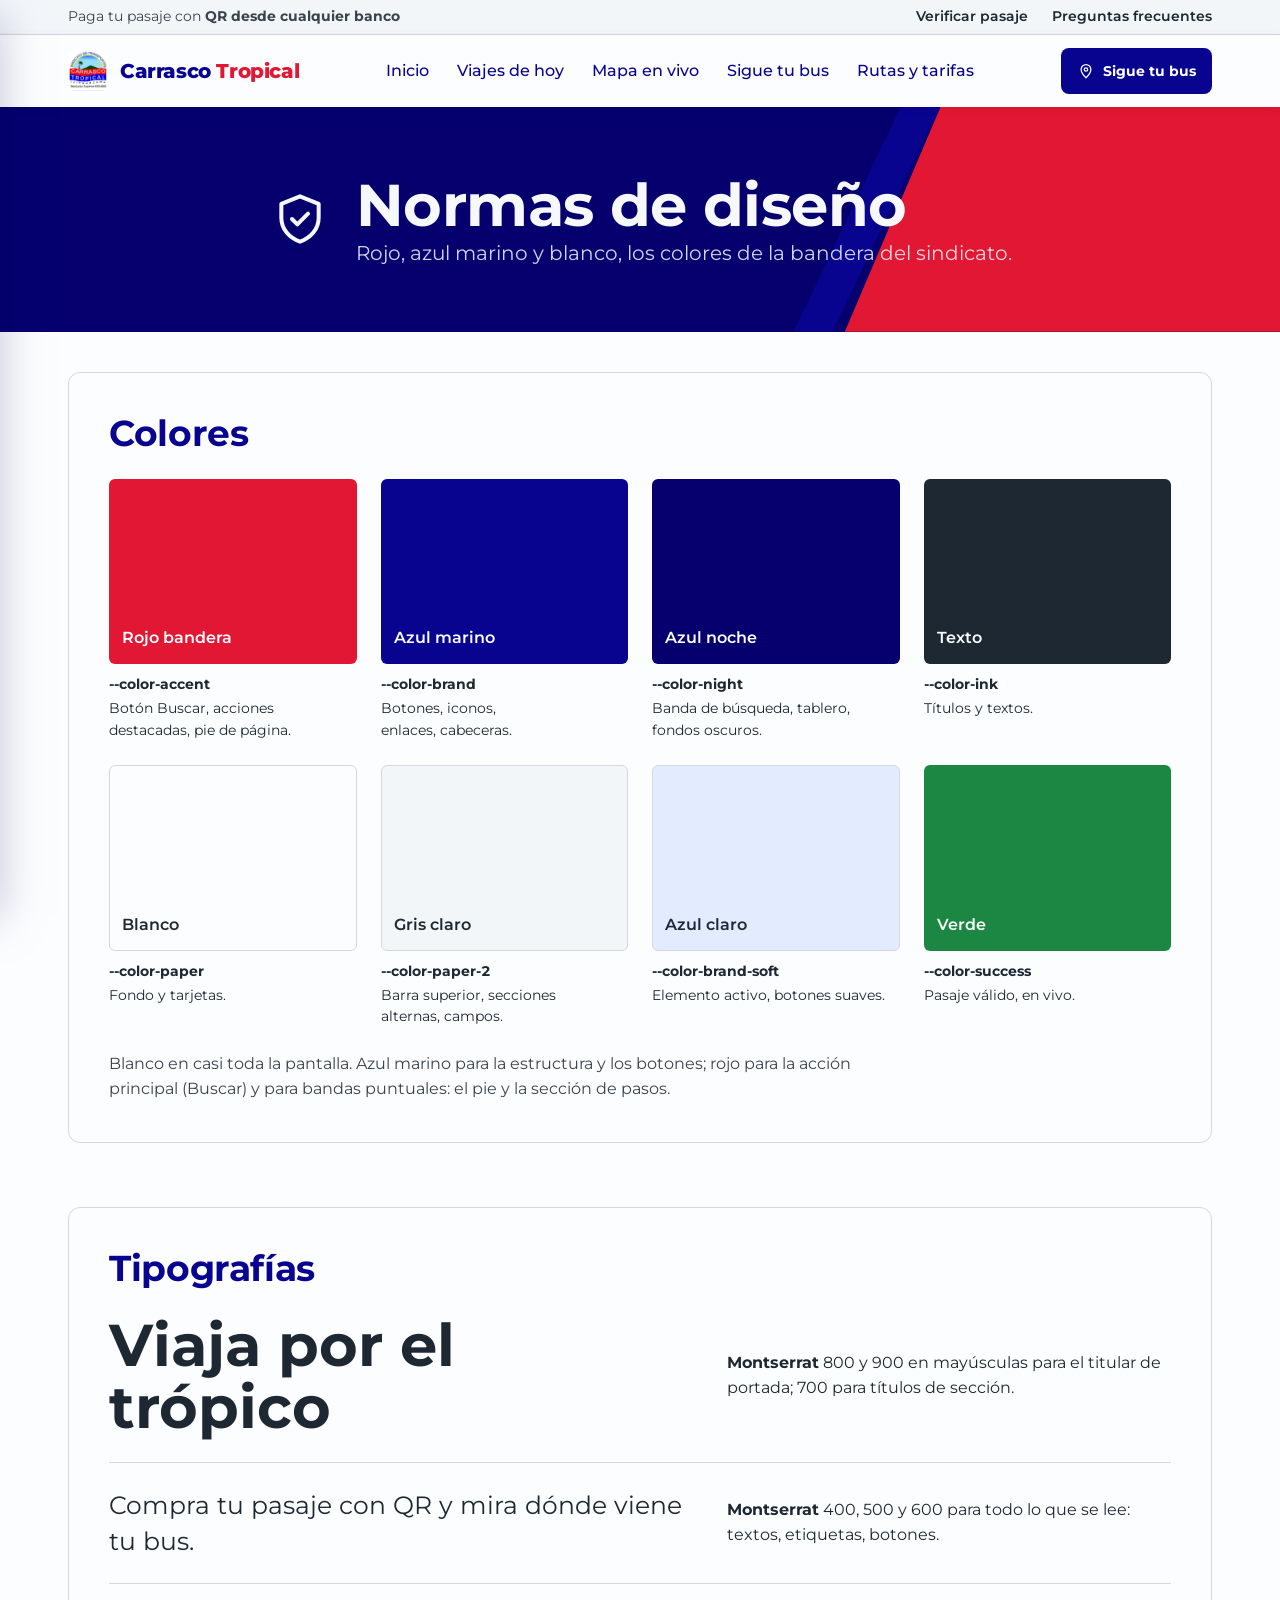
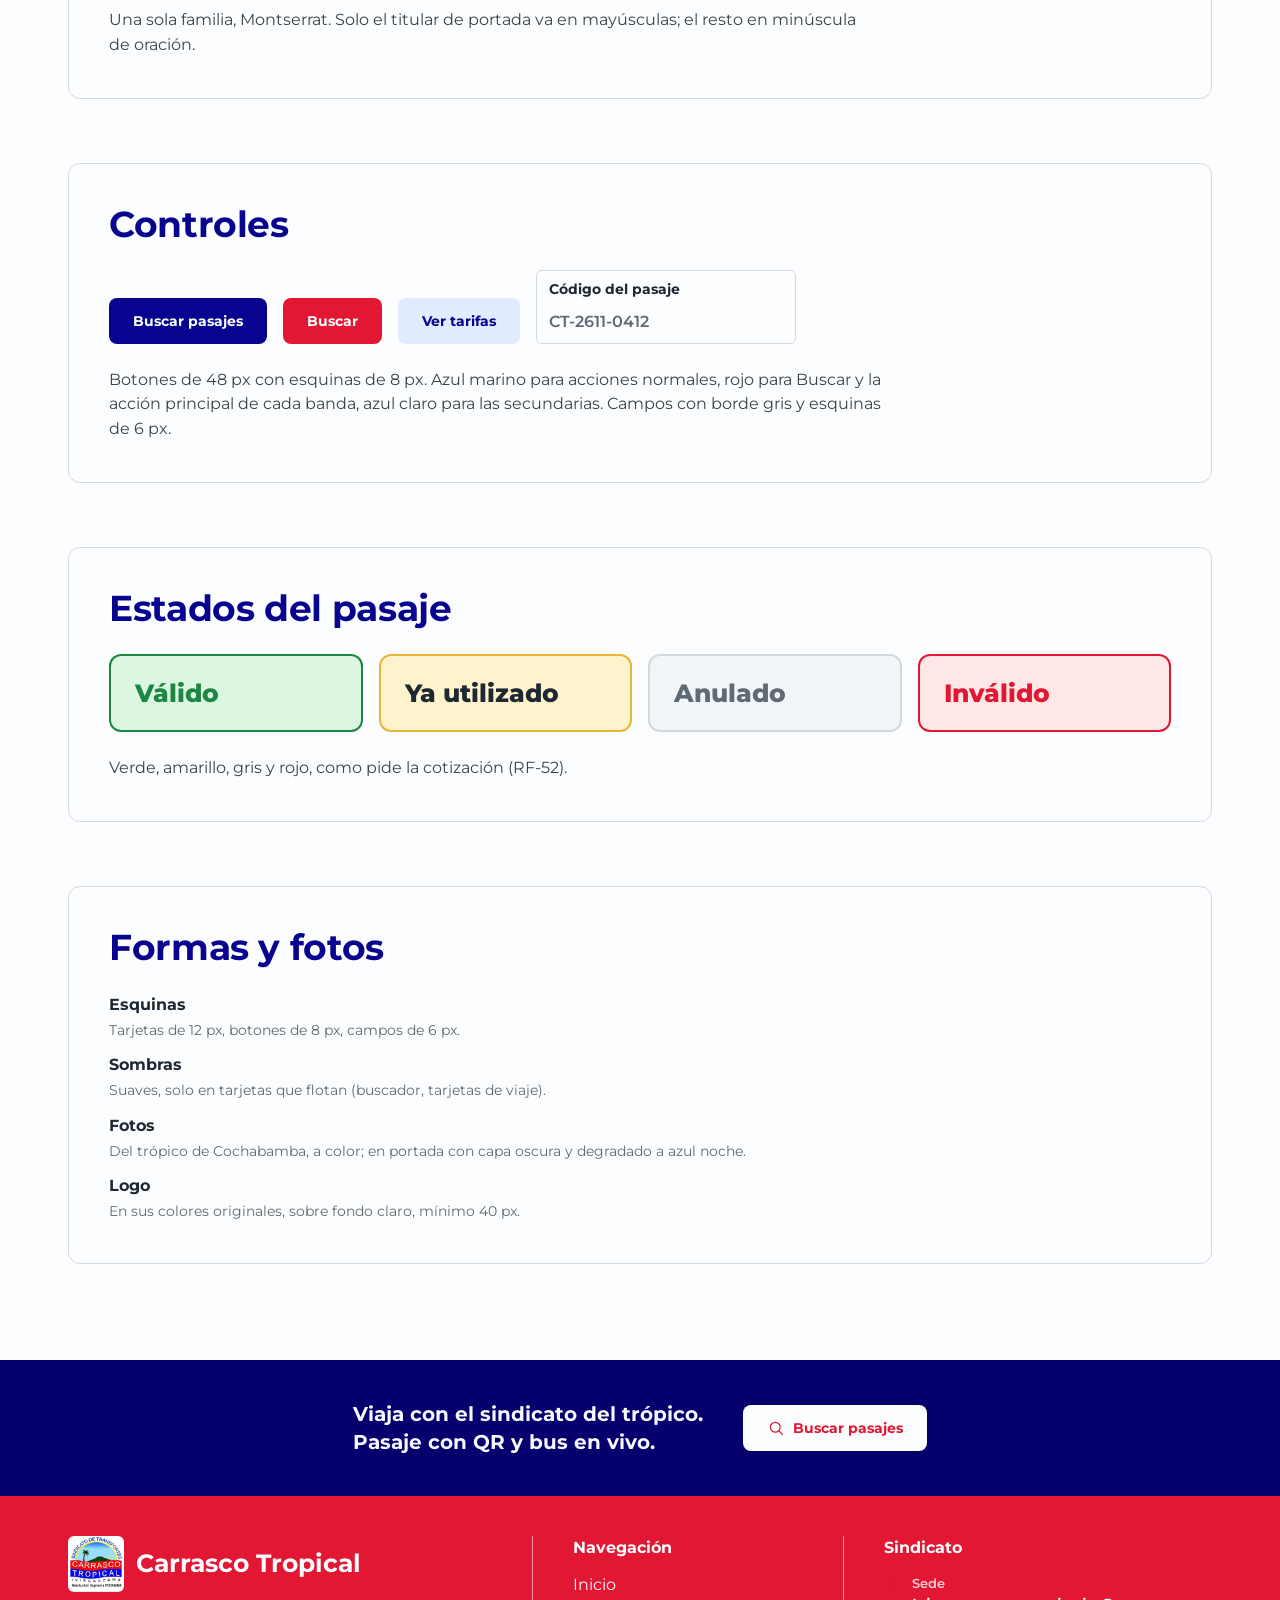
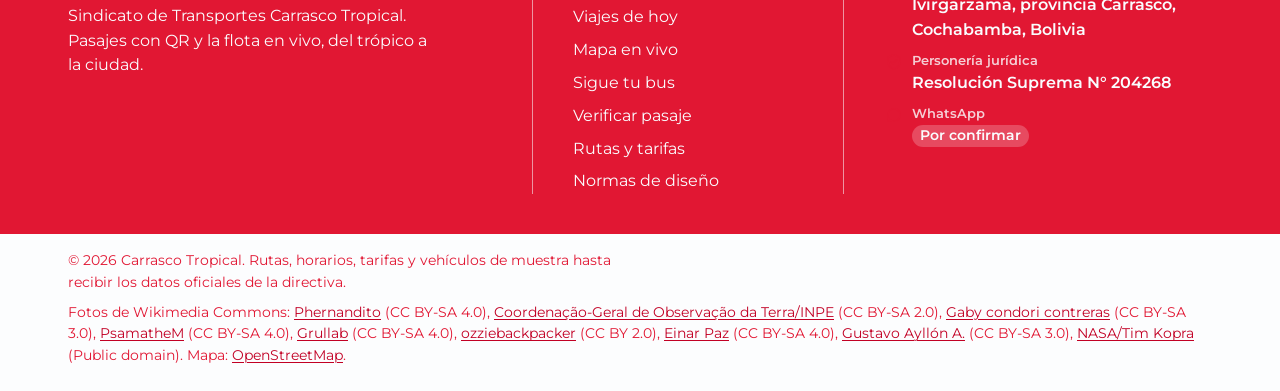
<file: guia.html>
<!doctype html>
<html lang="es">
<head>
<meta charset="utf-8">
<meta name="viewport" content="width=device-width, initial-scale=1">
<title>Normas de diseño | Carrasco Tropical</title>
<meta name="description" content="Tipografías, colores, controles y reglas de uso del sitio del Sindicato Carrasco Tropical.">
<link rel="icon" href="img/logo-carrasco-tropical.jpg">
<link rel="preconnect" href="https://fonts.googleapis.com">
<link rel="preconnect" href="https://fonts.gstatic.com" crossorigin>
<link href="https://fonts.googleapis.com/css2?family=Montserrat:wght@400;500;600;700;800;900&display=swap" rel="stylesheet">
<link rel="stylesheet" href="css/site.css?v=mwwg3t58">
</head>
<body data-pagina="guia">
<a class="saltar" href="#contenido">Saltar al contenido</a>
<div class="marco">
<aside class="lateral" id="lateral" aria-label="Menú principal">
  <div class="lateral__cab">
    <a class="lateral__marca" href="index.html"><img src="img/logo-carrasco-tropical.jpg" alt="" width="48" height="48"><span>Carrasco<br>Tropical</span></a>
    <button class="lateral__cerrar" type="button" data-menu-cerrar aria-label="Cerrar menú"><svg class="ico" viewBox="0 0 24 24" fill="none" stroke="currentColor" stroke-width="1.7" stroke-linecap="round" stroke-linejoin="round" aria-hidden="true"><path d="M6 6l12 12M18 6L6 18"/></svg></button>
  </div>
  <a class="btn lateral__buscar" href="viajes.html"><svg class="ico" viewBox="0 0 24 24" fill="none" stroke="currentColor" stroke-width="1.7" stroke-linecap="round" stroke-linejoin="round" aria-hidden="true"><circle cx="11" cy="11" r="6.5"/><path d="M16 16l4.5 4.5"/></svg> Buscar pasajes</a>
  <nav><ul class="lateral__lista"><li><a href="index.html"><svg class="ico" viewBox="0 0 24 24" fill="none" stroke="currentColor" stroke-width="1.7" stroke-linecap="round" stroke-linejoin="round" aria-hidden="true"><path d="M4 11l8-6.5 8 6.5"/><path d="M6 9.5V20h12V9.5"/></svg><span>Inicio</span></a></li><li><a href="viajes.html"><svg class="ico" viewBox="0 0 24 24" fill="none" stroke="currentColor" stroke-width="1.7" stroke-linecap="round" stroke-linejoin="round" aria-hidden="true"><circle cx="12" cy="12" r="8.5"/><path d="M12 7.5V12l3 2"/></svg><span>Viajes de hoy</span></a></li><li><a href="mapa.html"><svg class="ico" viewBox="0 0 24 24" fill="none" stroke="currentColor" stroke-width="1.7" stroke-linecap="round" stroke-linejoin="round" aria-hidden="true"><path d="M9 4.5L3.5 6.5v13L9 17.5l6 2 5.5-2v-13L15 6.5z"/><path d="M9 4.5v13M15 6.5v13"/></svg><span>Mapa en vivo</span></a></li><li><a href="seguimiento.html"><svg class="ico" viewBox="0 0 24 24" fill="none" stroke="currentColor" stroke-width="1.7" stroke-linecap="round" stroke-linejoin="round" aria-hidden="true"><path d="M12 21s-6.5-6.2-6.5-11a6.5 6.5 0 0113 0c0 4.8-6.5 11-6.5 11z"/><circle cx="12" cy="10" r="2.3"/></svg><span>Sigue tu bus</span></a></li><li><a href="verificar.html"><svg class="ico" viewBox="0 0 24 24" fill="none" stroke="currentColor" stroke-width="1.7" stroke-linecap="round" stroke-linejoin="round" aria-hidden="true"><path d="M4 4h6v6H4zM14 4h6v6h-6zM4 14h6v6H4z"/><path d="M14 14h2.5v2.5H14zM17.5 17.5H20V20h-2.5zM14 19h2M19 14v2"/></svg><span>Verificar pasaje</span></a></li><li><a href="tarifas.html"><svg class="ico" viewBox="0 0 24 24" fill="none" stroke="currentColor" stroke-width="1.7" stroke-linecap="round" stroke-linejoin="round" aria-hidden="true"><path d="M4 7h16v10H4z"/><circle cx="12" cy="12" r="2.4"/><path d="M7 10v4M17 10v4"/></svg><span>Rutas y tarifas</span></a></li>
    <li><a href="seguimiento.html#preguntas"><svg class="ico" viewBox="0 0 24 24" fill="none" stroke="currentColor" stroke-width="1.7" stroke-linecap="round" stroke-linejoin="round" aria-hidden="true"><circle cx="12" cy="12" r="8.5"/><path d="M9.6 9.5a2.5 2.5 0 114 2c-.9.6-1.6 1.1-1.6 2.3"/><path d="M12 16.8v.2"/></svg><span>Preguntas frecuentes</span></a></li>
    <li><span class="lateral__pendiente" title="El número lo confirma el sindicato"><svg class="ico" viewBox="0 0 24 24" fill="none" stroke="currentColor" stroke-width="1.7" stroke-linecap="round" stroke-linejoin="round" aria-hidden="true"><path d="M4.5 19.5l1.2-3.6A7.5 7.5 0 1112 19.5a7.6 7.6 0 01-3.7-1z"/></svg><span>WhatsApp</span><em class="pendiente">por confirmar</em></span></li>
  </ul></nav>
  <a class="lateral__pasajero" href="#" aria-disabled="true" title="Disponible con la app del pasajero"><svg class="ico" viewBox="0 0 24 24" fill="none" stroke="currentColor" stroke-width="1.7" stroke-linecap="round" stroke-linejoin="round" aria-hidden="true"><circle cx="12" cy="8.5" r="3.5"/><path d="M5 20c.8-3.6 3.6-5.5 7-5.5s6.2 1.9 7 5.5"/></svg> Soy pasajero</a>
</aside>
<div class="principal">
<div class="utilidad">
  <div class="utilidad__in">
    <p>Paga tu pasaje con <strong>QR desde cualquier banco</strong></p>
    <nav aria-label="Ayuda"><a href="verificar.html">Verificar pasaje</a><a href="seguimiento.html#preguntas">Preguntas frecuentes</a></nav>
  </div>
</div>
<header class="barra">
  <div class="barra__in">
    <button class="barra__menu" type="button" data-menu-abrir aria-controls="lateral" aria-expanded="false" aria-label="Abrir menú"><svg class="ico" viewBox="0 0 24 24" fill="none" stroke="currentColor" stroke-width="1.7" stroke-linecap="round" stroke-linejoin="round" aria-hidden="true"><path d="M4 7h16M4 12h16M4 17h16"/></svg></button>
    <a class="marca" href="index.html"><img src="img/logo-carrasco-tropical.jpg" alt="" width="40" height="40"><span>Carrasco <b>Tropical</b></span></a>
    <nav class="barra__nav" aria-label="Secciones"><a href="index.html">Inicio</a><a href="viajes.html">Viajes de hoy</a><a href="mapa.html">Mapa en vivo</a><a href="seguimiento.html">Sigue tu bus</a><a href="tarifas.html">Rutas y tarifas</a></nav>
    <div class="barra__acc">
      <a class="btn btn--chico" href="seguimiento.html"><svg class="ico" viewBox="0 0 24 24" fill="none" stroke="currentColor" stroke-width="1.7" stroke-linecap="round" stroke-linejoin="round" aria-hidden="true"><path d="M12 21s-6.5-6.2-6.5-11a6.5 6.5 0 0113 0c0 4.8-6.5 11-6.5 11z"/><circle cx="12" cy="10" r="2.3"/></svg> Sigue tu bus</a>
    </div>
  </div>
</header>
<main id="contenido">


<section class="cab-icono">
  <div class="contenedor cab-icono__in">
    <span class="cab-icono__ico"><svg class="ico" viewBox="0 0 24 24" fill="none" stroke="currentColor" stroke-width="1.7" stroke-linecap="round" stroke-linejoin="round" aria-hidden="true"><path d="M12 3.5l7 2.8v5.2c0 4.3-3 7.6-7 9-4-1.4-7-4.7-7-9V6.3z"/><path d="M9 12l2 2 4-4"/></svg></span>
    <div><h1>Normas de diseño</h1><p class="lead">Rojo, azul marino y blanco, los colores de la bandera del sindicato.</p></div>
  </div>
</section>
<section class="contenedor guia">

  <article class="guia__bloque">
    <h2>Colores</h2>
    <ul class="muestras"><li class="muestra">
      <span class="muestra__color muestra__color--claro" style="background: var(--color-accent)"><span>Rojo bandera</span></span>
      <p class="num muestra__hex" data-hex="--color-accent">--color-accent</p><p>Botón Buscar, acciones destacadas, pie de página.</p></li><li class="muestra">
      <span class="muestra__color muestra__color--claro" style="background: var(--color-brand)"><span>Azul marino</span></span>
      <p class="num muestra__hex" data-hex="--color-brand">--color-brand</p><p>Botones, iconos, enlaces, cabeceras.</p></li><li class="muestra">
      <span class="muestra__color muestra__color--claro" style="background: var(--color-night)"><span>Azul noche</span></span>
      <p class="num muestra__hex" data-hex="--color-night">--color-night</p><p>Banda de búsqueda, tablero, fondos oscuros.</p></li><li class="muestra">
      <span class="muestra__color muestra__color--claro" style="background: var(--color-ink)"><span>Texto</span></span>
      <p class="num muestra__hex" data-hex="--color-ink">--color-ink</p><p>Títulos y textos.</p></li><li class="muestra">
      <span class="muestra__color" style="background: var(--color-paper)"><span>Blanco</span></span>
      <p class="num muestra__hex" data-hex="--color-paper">--color-paper</p><p>Fondo y tarjetas.</p></li><li class="muestra">
      <span class="muestra__color" style="background: var(--color-paper-2)"><span>Gris claro</span></span>
      <p class="num muestra__hex" data-hex="--color-paper-2">--color-paper-2</p><p>Barra superior, secciones alternas, campos.</p></li><li class="muestra">
      <span class="muestra__color" style="background: var(--color-brand-soft)"><span>Azul claro</span></span>
      <p class="num muestra__hex" data-hex="--color-brand-soft">--color-brand-soft</p><p>Elemento activo, botones suaves.</p></li><li class="muestra">
      <span class="muestra__color muestra__color--claro" style="background: var(--color-success)"><span>Verde</span></span>
      <p class="num muestra__hex" data-hex="--color-success">--color-success</p><p>Pasaje válido, en vivo.</p></li></ul>
    <p class="guia__regla">Blanco en casi toda la pantalla. Azul marino para la estructura y los botones; rojo para la acción principal (Buscar) y para bandas puntuales: el pie y la sección de pasos.</p>
  </article>

  <article class="guia__bloque">
    <h2>Tipografías</h2>
    <div class="tipos-guia">
      <div class="tipo-guia"><p class="tipo-guia__muestra tipo-guia__muestra--display">Viaja por el trópico</p><p><strong>Montserrat</strong> 800 y 900 en mayúsculas para el titular de portada; 700 para títulos de sección.</p></div>
      <div class="tipo-guia"><p class="tipo-guia__muestra tipo-guia__muestra--body">Compra tu pasaje con QR y mira dónde viene tu bus.</p><p><strong>Montserrat</strong> 400, 500 y 600 para todo lo que se lee: textos, etiquetas, botones.</p></div>
    </div>
    <p class="guia__regla">Una sola familia, Montserrat. Solo el titular de portada va en mayúsculas; el resto en minúscula de oración.</p>
  </article>

  <article class="guia__bloque">
    <h2>Controles</h2>
    <div class="guia__controles">
      <a class="btn" href="viajes.html">Buscar pasajes</a>
      <a class="btn btn--rojo" href="viajes.html">Buscar</a>
      <a class="btn btn--suave" href="tarifas.html">Ver tarifas</a>
      <label class="campo"><span class="campo__et">Código del pasaje</span><input placeholder="CT-2611-0412"></label>
    </div>
    <p class="guia__regla">Botones de 48 px con esquinas de 8 px. Azul marino para acciones normales, rojo para Buscar y la acción principal de cada banda, azul claro para las secundarias. Campos con borde gris y esquinas de 6 px.</p>
  </article>

  <article class="guia__bloque">
    <h2>Estados del pasaje</h2>
    <div class="estados-guia">
      <div class="veredicto veredicto--valido"><p class="veredicto__palabra">Válido</p></div>
      <div class="veredicto veredicto--usado"><p class="veredicto__palabra">Ya utilizado</p></div>
      <div class="veredicto veredicto--anulado"><p class="veredicto__palabra">Anulado</p></div>
      <div class="veredicto veredicto--invalido"><p class="veredicto__palabra">Inválido</p></div>
    </div>
    <p class="guia__regla">Verde, amarillo, gris y rojo, como pide la cotización (RF-52).</p>
  </article>

  <article class="guia__bloque">
    <h2>Formas y fotos</h2>
    <ul class="info-lista">
      <li><strong>Esquinas</strong><span>Tarjetas de 12 px, botones de 8 px, campos de 6 px.</span></li>
      <li><strong>Sombras</strong><span>Suaves, solo en tarjetas que flotan (buscador, tarjetas de viaje).</span></li>
      <li><strong>Fotos</strong><span>Del trópico de Cochabamba, a color; en portada con capa oscura y degradado a azul noche.</span></li>
      <li><strong>Logo</strong><span>En sus colores originales, sobre fondo claro, mínimo 40 px.</span></li>
    </ul>
  </article>
</section>
</main>
<section class="banda-azul">
  <div class="contenedor banda-azul__in">
    <p class="banda-azul__tit">Viaja con el sindicato del trópico.<br>Pasaje con QR y bus en vivo.</p>
    <a class="btn btn--blanco" href="viajes.html"><svg class="ico" viewBox="0 0 24 24" fill="none" stroke="currentColor" stroke-width="1.7" stroke-linecap="round" stroke-linejoin="round" aria-hidden="true"><circle cx="11" cy="11" r="6.5"/><path d="M16 16l4.5 4.5"/></svg> Buscar pasajes</a>
  </div>
</section>
<footer class="pie">
  <div class="contenedor pie__in">
    <div class="pie__marca">
      <p class="pie__logo"><img src="img/logo-carrasco-tropical.jpg" alt="" width="56" height="56"><span>Carrasco Tropical</span></p>
      <p>Sindicato de Transportes Carrasco Tropical. Pasajes con QR y la flota en vivo, del trópico a la ciudad.</p>
    </div>
    <nav class="pie__col" aria-label="Navegación del pie">
      <p class="pie__tit">Navegación</p>
      <ul><li><a href="index.html">Inicio</a></li><li><a href="viajes.html">Viajes de hoy</a></li><li><a href="mapa.html">Mapa en vivo</a></li><li><a href="seguimiento.html">Sigue tu bus</a></li><li><a href="verificar.html">Verificar pasaje</a></li><li><a href="tarifas.html">Rutas y tarifas</a></li><li><a href="guia.html">Normas de diseño</a></li></ul>
    </nav>
    <div class="pie__col">
      <p class="pie__tit">Sindicato</p>
      <ul class="pie__datos">
        <li><svg class="ico" viewBox="0 0 24 24" fill="none" stroke="currentColor" stroke-width="1.7" stroke-linecap="round" stroke-linejoin="round" aria-hidden="true"><path d="M12 21s-6.5-6.2-6.5-11a6.5 6.5 0 0113 0c0 4.8-6.5 11-6.5 11z"/><circle cx="12" cy="10" r="2.3"/></svg><span><small>Sede</small>Ivirgarzama, provincia Carrasco, Cochabamba, Bolivia</span></li>
        <li><svg class="ico" viewBox="0 0 24 24" fill="none" stroke="currentColor" stroke-width="1.7" stroke-linecap="round" stroke-linejoin="round" aria-hidden="true"><path d="M12 3.5l7 2.8v5.2c0 4.3-3 7.6-7 9-4-1.4-7-4.7-7-9V6.3z"/><path d="M9 12l2 2 4-4"/></svg><span><small>Personería jurídica</small>Resolución Suprema N° 204268</span></li>
        <li><svg class="ico" viewBox="0 0 24 24" fill="none" stroke="currentColor" stroke-width="1.7" stroke-linecap="round" stroke-linejoin="round" aria-hidden="true"><path d="M4.5 19.5l1.2-3.6A7.5 7.5 0 1112 19.5a7.6 7.6 0 01-3.7-1z"/></svg><span><small>WhatsApp</small><span class="pendiente">Por confirmar</span></span></li>
      </ul>
    </div>
  </div>
  <div class="contenedor pie__base">
    <p>© 2026 Carrasco Tropical. Rutas, horarios, tarifas y vehículos de muestra hasta recibir los datos oficiales de la directiva.</p>
    <p class="pie__creditos">Fotos de Wikimedia Commons: <a href="https://commons.wikimedia.org/wiki/File:Parque_Nacional_Carrasco_01.jpg">Phernandito</a> (CC BY-SA 4.0), <a href="https://commons.wikimedia.org/wiki/File:Ivirgarzama,_Bol%C3%ADvia%C2%B4s_Puerto_Villarroel_county.jpg">Coordenação-Geral de Observação da Terra/INPE</a> (CC BY-SA 2.0), <a href="https://commons.wikimedia.org/wiki/File:Una_bella_vista_de_villa_tunari.JPG">Gaby condori contreras</a> (CC BY-SA 3.0), <a href="https://commons.wikimedia.org/wiki/File:Villa_Tunari-nX-3.jpg">PsamatheM</a> (CC BY-SA 4.0), <a href="https://commons.wikimedia.org/wiki/File:R%C3%ADo_Esp%C3%ADritu_Santo_(Villa_Tunari).jpg">Grullab</a> (CC BY-SA 4.0), <a href="https://commons.wikimedia.org/wiki/File:Chapare%C2%B4s_river.jpg">ozziebackpacker</a> (CC BY 2.0), <a href="https://commons.wikimedia.org/wiki/File:Cristo_de_la_Concordia_-_Cochabamba.jpg">Einar Paz</a> (CC BY-SA 4.0), <a href="https://commons.wikimedia.org/wiki/File:Bulo_Bulo_-_panoramio.jpg">Gustavo Ayllón A.</a> (CC BY-SA 3.0), <a href="https://commons.wikimedia.org/wiki/File:ISS-46_Bolivia,_confluence_of_Chimor%C3%A9,_Ichilo_and_Mamor%C3%A9_River.jpg">NASA/Tim Kopra</a> (Public domain). Mapa: <a href="https://www.openstreetmap.org/copyright">OpenStreetMap</a>.</p>
  </div>
</footer>
</div>
</div>
<script type="module" src="js/app.js?v=mwwg3t58"></script>
</body>
</html>
</file>
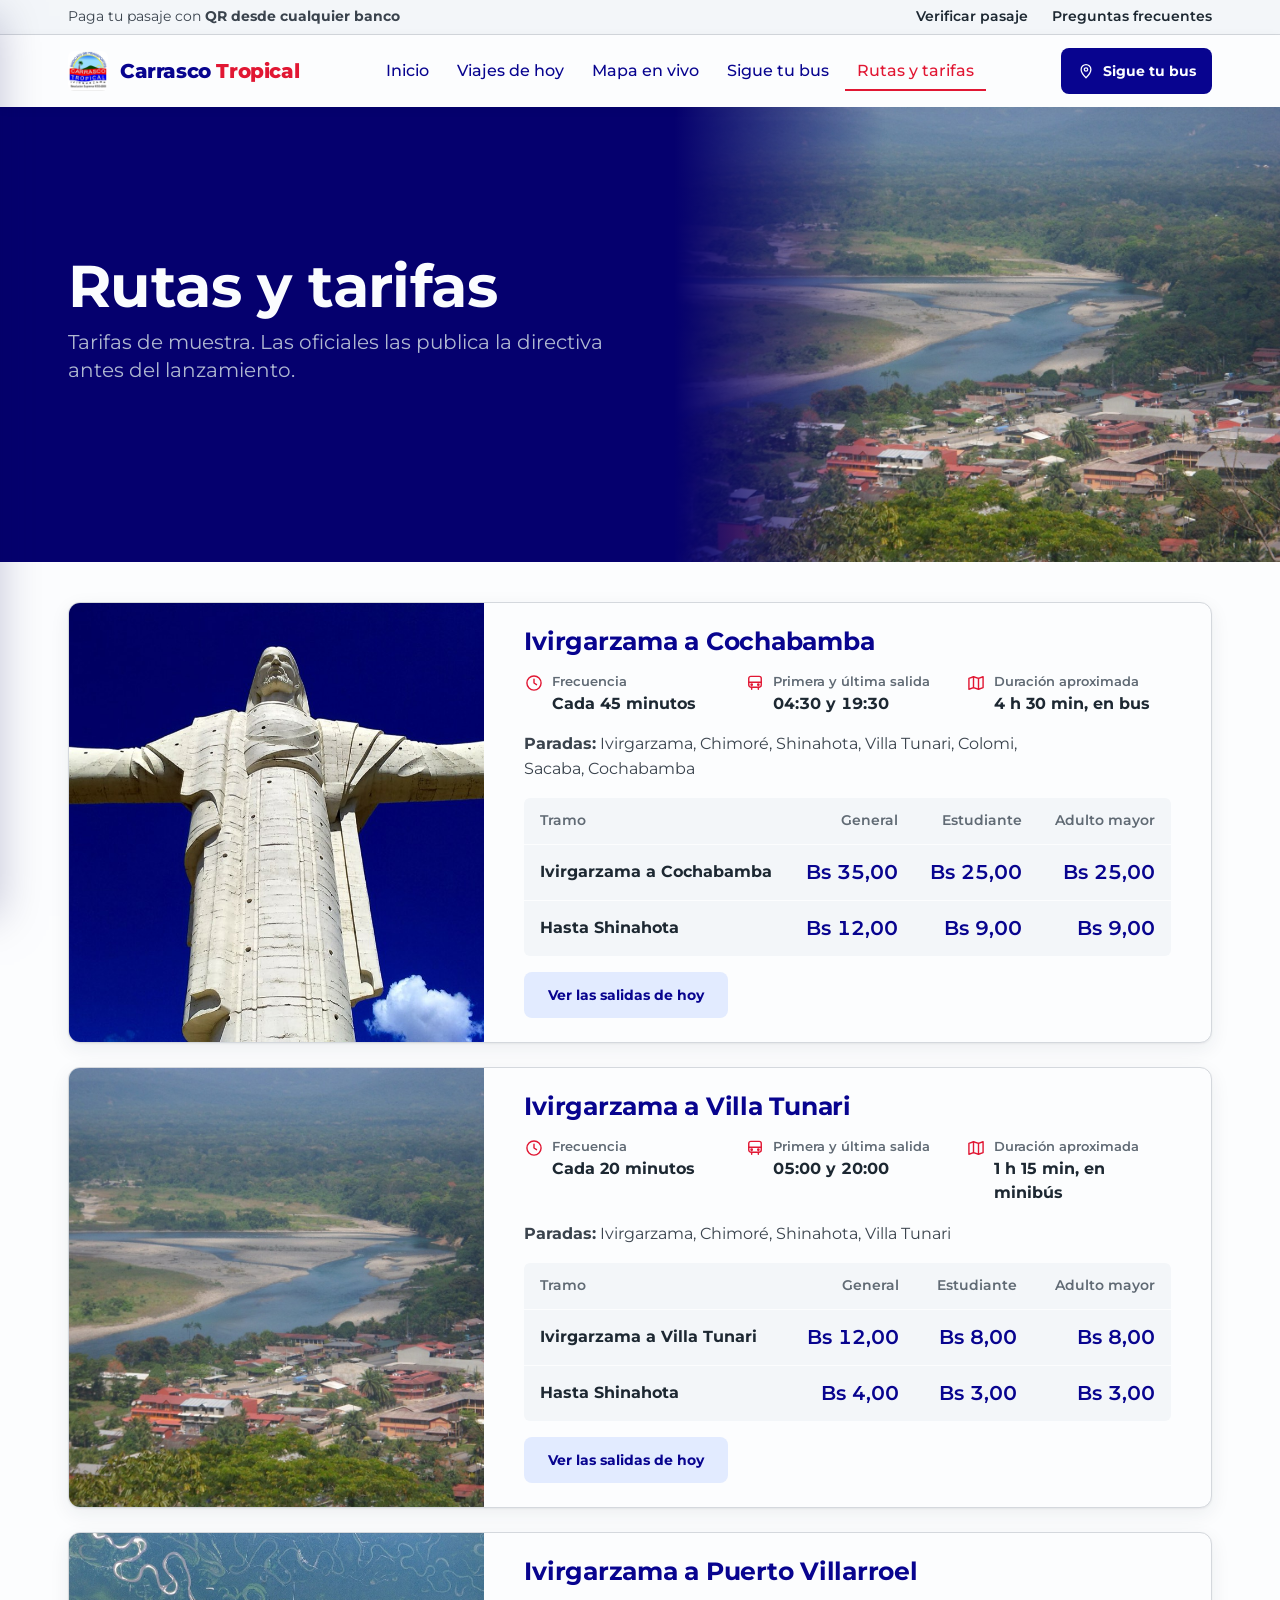
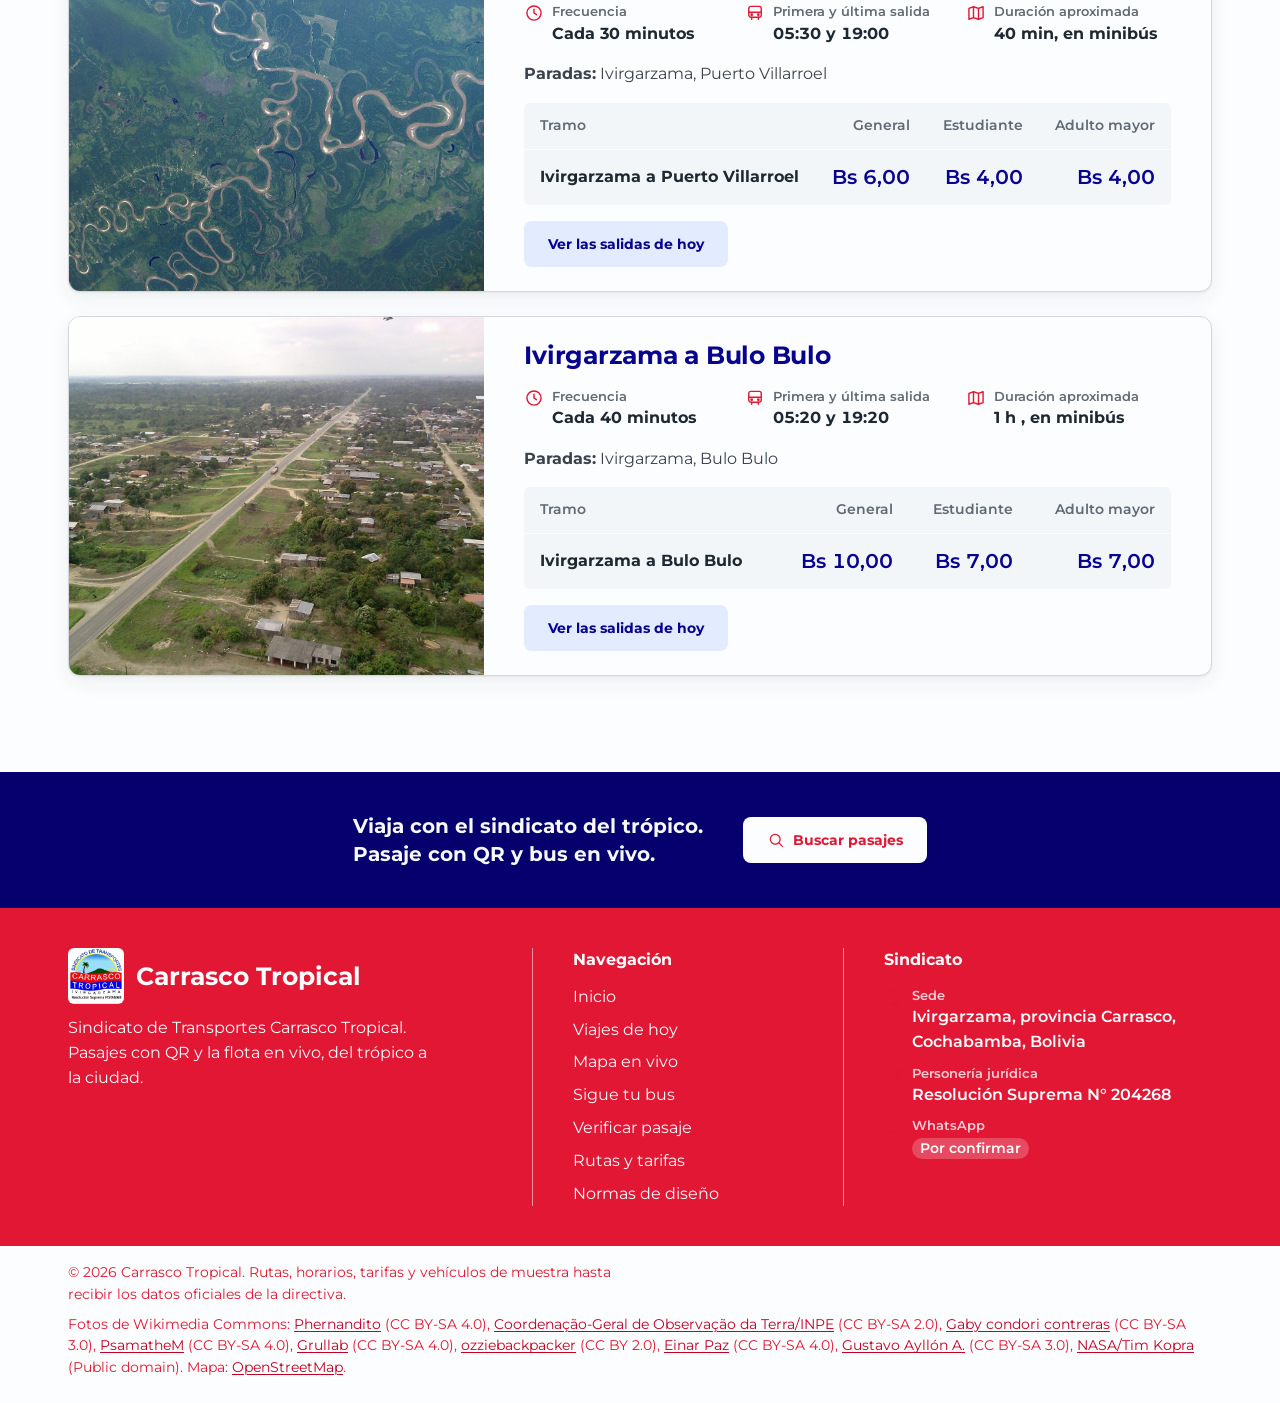
<file: tarifas.html>
<!doctype html>
<html lang="es">
<head>
<meta charset="utf-8">
<meta name="viewport" content="width=device-width, initial-scale=1">
<title>Rutas, paradas y tarifas | Carrasco Tropical</title>
<meta name="description" content="Rutas, paradas, horarios y tarifas del Sindicato Carrasco Tropical.">
<link rel="icon" href="img/logo-carrasco-tropical.jpg">
<link rel="preconnect" href="https://fonts.googleapis.com">
<link rel="preconnect" href="https://fonts.gstatic.com" crossorigin>
<link href="https://fonts.googleapis.com/css2?family=Montserrat:wght@400;500;600;700;800;900&display=swap" rel="stylesheet">
<link rel="stylesheet" href="css/site.css?v=mwwg3t58">
</head>
<body data-pagina="tarifas">
<a class="saltar" href="#contenido">Saltar al contenido</a>
<div class="marco">
<aside class="lateral" id="lateral" aria-label="Menú principal">
  <div class="lateral__cab">
    <a class="lateral__marca" href="index.html"><img src="img/logo-carrasco-tropical.jpg" alt="" width="48" height="48"><span>Carrasco<br>Tropical</span></a>
    <button class="lateral__cerrar" type="button" data-menu-cerrar aria-label="Cerrar menú"><svg class="ico" viewBox="0 0 24 24" fill="none" stroke="currentColor" stroke-width="1.7" stroke-linecap="round" stroke-linejoin="round" aria-hidden="true"><path d="M6 6l12 12M18 6L6 18"/></svg></button>
  </div>
  <a class="btn lateral__buscar" href="viajes.html"><svg class="ico" viewBox="0 0 24 24" fill="none" stroke="currentColor" stroke-width="1.7" stroke-linecap="round" stroke-linejoin="round" aria-hidden="true"><circle cx="11" cy="11" r="6.5"/><path d="M16 16l4.5 4.5"/></svg> Buscar pasajes</a>
  <nav><ul class="lateral__lista"><li><a href="index.html"><svg class="ico" viewBox="0 0 24 24" fill="none" stroke="currentColor" stroke-width="1.7" stroke-linecap="round" stroke-linejoin="round" aria-hidden="true"><path d="M4 11l8-6.5 8 6.5"/><path d="M6 9.5V20h12V9.5"/></svg><span>Inicio</span></a></li><li><a href="viajes.html"><svg class="ico" viewBox="0 0 24 24" fill="none" stroke="currentColor" stroke-width="1.7" stroke-linecap="round" stroke-linejoin="round" aria-hidden="true"><circle cx="12" cy="12" r="8.5"/><path d="M12 7.5V12l3 2"/></svg><span>Viajes de hoy</span></a></li><li><a href="mapa.html"><svg class="ico" viewBox="0 0 24 24" fill="none" stroke="currentColor" stroke-width="1.7" stroke-linecap="round" stroke-linejoin="round" aria-hidden="true"><path d="M9 4.5L3.5 6.5v13L9 17.5l6 2 5.5-2v-13L15 6.5z"/><path d="M9 4.5v13M15 6.5v13"/></svg><span>Mapa en vivo</span></a></li><li><a href="seguimiento.html"><svg class="ico" viewBox="0 0 24 24" fill="none" stroke="currentColor" stroke-width="1.7" stroke-linecap="round" stroke-linejoin="round" aria-hidden="true"><path d="M12 21s-6.5-6.2-6.5-11a6.5 6.5 0 0113 0c0 4.8-6.5 11-6.5 11z"/><circle cx="12" cy="10" r="2.3"/></svg><span>Sigue tu bus</span></a></li><li><a href="verificar.html"><svg class="ico" viewBox="0 0 24 24" fill="none" stroke="currentColor" stroke-width="1.7" stroke-linecap="round" stroke-linejoin="round" aria-hidden="true"><path d="M4 4h6v6H4zM14 4h6v6h-6zM4 14h6v6H4z"/><path d="M14 14h2.5v2.5H14zM17.5 17.5H20V20h-2.5zM14 19h2M19 14v2"/></svg><span>Verificar pasaje</span></a></li><li><a href="tarifas.html" aria-current="page"><svg class="ico" viewBox="0 0 24 24" fill="none" stroke="currentColor" stroke-width="1.7" stroke-linecap="round" stroke-linejoin="round" aria-hidden="true"><path d="M4 7h16v10H4z"/><circle cx="12" cy="12" r="2.4"/><path d="M7 10v4M17 10v4"/></svg><span>Rutas y tarifas</span></a></li>
    <li><a href="seguimiento.html#preguntas"><svg class="ico" viewBox="0 0 24 24" fill="none" stroke="currentColor" stroke-width="1.7" stroke-linecap="round" stroke-linejoin="round" aria-hidden="true"><circle cx="12" cy="12" r="8.5"/><path d="M9.6 9.5a2.5 2.5 0 114 2c-.9.6-1.6 1.1-1.6 2.3"/><path d="M12 16.8v.2"/></svg><span>Preguntas frecuentes</span></a></li>
    <li><span class="lateral__pendiente" title="El número lo confirma el sindicato"><svg class="ico" viewBox="0 0 24 24" fill="none" stroke="currentColor" stroke-width="1.7" stroke-linecap="round" stroke-linejoin="round" aria-hidden="true"><path d="M4.5 19.5l1.2-3.6A7.5 7.5 0 1112 19.5a7.6 7.6 0 01-3.7-1z"/></svg><span>WhatsApp</span><em class="pendiente">por confirmar</em></span></li>
  </ul></nav>
  <a class="lateral__pasajero" href="#" aria-disabled="true" title="Disponible con la app del pasajero"><svg class="ico" viewBox="0 0 24 24" fill="none" stroke="currentColor" stroke-width="1.7" stroke-linecap="round" stroke-linejoin="round" aria-hidden="true"><circle cx="12" cy="8.5" r="3.5"/><path d="M5 20c.8-3.6 3.6-5.5 7-5.5s6.2 1.9 7 5.5"/></svg> Soy pasajero</a>
</aside>
<div class="principal">
<div class="utilidad">
  <div class="utilidad__in">
    <p>Paga tu pasaje con <strong>QR desde cualquier banco</strong></p>
    <nav aria-label="Ayuda"><a href="verificar.html">Verificar pasaje</a><a href="seguimiento.html#preguntas">Preguntas frecuentes</a></nav>
  </div>
</div>
<header class="barra">
  <div class="barra__in">
    <button class="barra__menu" type="button" data-menu-abrir aria-controls="lateral" aria-expanded="false" aria-label="Abrir menú"><svg class="ico" viewBox="0 0 24 24" fill="none" stroke="currentColor" stroke-width="1.7" stroke-linecap="round" stroke-linejoin="round" aria-hidden="true"><path d="M4 7h16M4 12h16M4 17h16"/></svg></button>
    <a class="marca" href="index.html"><img src="img/logo-carrasco-tropical.jpg" alt="" width="40" height="40"><span>Carrasco <b>Tropical</b></span></a>
    <nav class="barra__nav" aria-label="Secciones"><a href="index.html">Inicio</a><a href="viajes.html">Viajes de hoy</a><a href="mapa.html">Mapa en vivo</a><a href="seguimiento.html">Sigue tu bus</a><a href="tarifas.html" aria-current="page">Rutas y tarifas</a></nav>
    <div class="barra__acc">
      <a class="btn btn--chico" href="seguimiento.html"><svg class="ico" viewBox="0 0 24 24" fill="none" stroke="currentColor" stroke-width="1.7" stroke-linecap="round" stroke-linejoin="round" aria-hidden="true"><path d="M12 21s-6.5-6.2-6.5-11a6.5 6.5 0 0113 0c0 4.8-6.5 11-6.5 11z"/><circle cx="12" cy="10" r="2.3"/></svg> Sigue tu bus</a>
    </div>
  </div>
</header>
<main id="contenido">


<section class="cab-foto">
  <div class="cab-foto__in">
    <h1>Rutas y tarifas</h1>
    <p class="lead">Tarifas de muestra. Las oficiales las publica la directiva antes del lanzamiento.</p>
  </div>
  <div class="cab-foto__img"><img src="img/fotos/villa-tunari-vista.jpg" alt="Villa Tunari con el río y la selva al fondo" width="1400" height="1050" sizes="50vw" loading="eager" style="object-position: 50% 60%"></div>
</section>

<section class="contenedor tarifas">
  <article class="ruta" id="cbba">
    <div class="ruta__foto"><img src="img/fotos/cochabamba-cristo.jpg" alt="El Cristo de la Concordia en Cochabamba bajo un cielo azul" width="1400" height="788" sizes="(min-width: 68rem) 30vw, 100vw" loading="lazy"></div>
    <div class="ruta__cuerpo">
      <h2>Ivirgarzama a Cochabamba</h2>
      <ul class="ruta__datos">
        <li><svg class="ico" viewBox="0 0 24 24" fill="none" stroke="currentColor" stroke-width="1.7" stroke-linecap="round" stroke-linejoin="round" aria-hidden="true"><circle cx="12" cy="12" r="8.5"/><path d="M12 7.5V12l3 2"/></svg><span><small>Frecuencia</small>Cada 45 minutos</span></li>
        <li><svg class="ico" viewBox="0 0 24 24" fill="none" stroke="currentColor" stroke-width="1.7" stroke-linecap="round" stroke-linejoin="round" aria-hidden="true"><rect x="4.5" y="4" width="15" height="13" rx="2.5"/><path d="M4.5 11h15M8 17v2.5M16 17v2.5"/><circle cx="8" cy="14" r=".8"/><circle cx="16" cy="14" r=".8"/></svg><span><small>Primera y última salida</small><span class="num">04:30 y 19:30</span></span></li>
        <li><svg class="ico" viewBox="0 0 24 24" fill="none" stroke="currentColor" stroke-width="1.7" stroke-linecap="round" stroke-linejoin="round" aria-hidden="true"><path d="M9 4.5L3.5 6.5v13L9 17.5l6 2 5.5-2v-13L15 6.5z"/><path d="M9 4.5v13M15 6.5v13"/></svg><span><small>Duración aproximada</small>4 h 30 min, en bus</span></li>
      </ul>
      <p class="ruta__paradas"><strong>Paradas:</strong> Ivirgarzama, Chimoré, Shinahota, Villa Tunari, Colomi, Sacaba, Cochabamba</p>
      <table class="tabla-tarifa">
        <caption class="visually-hidden">Tarifa de Ivirgarzama a Cochabamba por tipo de pasajero</caption>
        <thead><tr><th scope="col">Tramo</th><th scope="col" class="num">General</th><th scope="col" class="num">Estudiante</th><th scope="col" class="num">Adulto mayor</th></tr></thead>
        <tbody>
          <tr><th scope="row">Ivirgarzama a Cochabamba</th><td class="num">Bs 35,00</td><td class="num">Bs 25,00</td><td class="num">Bs 25,00</td></tr>
          <tr><th scope="row">Hasta Shinahota</th><td class="num">Bs 12,00</td><td class="num">Bs 9,00</td><td class="num">Bs 9,00</td></tr>
        </tbody>
      </table>
      <a class="btn btn--suave" href="viajes.html?desde=ivirgarzama&amp;hasta=cochabamba">Ver las salidas de hoy</a>
    </div>
  </article><article class="ruta" id="tunari">
    <div class="ruta__foto"><img src="img/fotos/villa-tunari-vista.jpg" alt="Villa Tunari con el río y la selva al fondo" width="1400" height="1050" sizes="(min-width: 68rem) 30vw, 100vw" loading="lazy"></div>
    <div class="ruta__cuerpo">
      <h2>Ivirgarzama a Villa Tunari</h2>
      <ul class="ruta__datos">
        <li><svg class="ico" viewBox="0 0 24 24" fill="none" stroke="currentColor" stroke-width="1.7" stroke-linecap="round" stroke-linejoin="round" aria-hidden="true"><circle cx="12" cy="12" r="8.5"/><path d="M12 7.5V12l3 2"/></svg><span><small>Frecuencia</small>Cada 20 minutos</span></li>
        <li><svg class="ico" viewBox="0 0 24 24" fill="none" stroke="currentColor" stroke-width="1.7" stroke-linecap="round" stroke-linejoin="round" aria-hidden="true"><rect x="4.5" y="4" width="15" height="13" rx="2.5"/><path d="M4.5 11h15M8 17v2.5M16 17v2.5"/><circle cx="8" cy="14" r=".8"/><circle cx="16" cy="14" r=".8"/></svg><span><small>Primera y última salida</small><span class="num">05:00 y 20:00</span></span></li>
        <li><svg class="ico" viewBox="0 0 24 24" fill="none" stroke="currentColor" stroke-width="1.7" stroke-linecap="round" stroke-linejoin="round" aria-hidden="true"><path d="M9 4.5L3.5 6.5v13L9 17.5l6 2 5.5-2v-13L15 6.5z"/><path d="M9 4.5v13M15 6.5v13"/></svg><span><small>Duración aproximada</small>1 h 15 min, en minibús</span></li>
      </ul>
      <p class="ruta__paradas"><strong>Paradas:</strong> Ivirgarzama, Chimoré, Shinahota, Villa Tunari</p>
      <table class="tabla-tarifa">
        <caption class="visually-hidden">Tarifa de Ivirgarzama a Villa Tunari por tipo de pasajero</caption>
        <thead><tr><th scope="col">Tramo</th><th scope="col" class="num">General</th><th scope="col" class="num">Estudiante</th><th scope="col" class="num">Adulto mayor</th></tr></thead>
        <tbody>
          <tr><th scope="row">Ivirgarzama a Villa Tunari</th><td class="num">Bs 12,00</td><td class="num">Bs 8,00</td><td class="num">Bs 8,00</td></tr>
          <tr><th scope="row">Hasta Shinahota</th><td class="num">Bs 4,00</td><td class="num">Bs 3,00</td><td class="num">Bs 3,00</td></tr>
        </tbody>
      </table>
      <a class="btn btn--suave" href="viajes.html?desde=ivirgarzama&amp;hasta=villatunari">Ver las salidas de hoy</a>
    </div>
  </article><article class="ruta" id="pvillarroel">
    <div class="ruta__foto"><img src="img/fotos/confluencia-rios.jpg" alt="Ríos Chimoré, Ichilo y Mamoré vistos desde el espacio" width="1400" height="932" sizes="(min-width: 68rem) 30vw, 100vw" loading="lazy"></div>
    <div class="ruta__cuerpo">
      <h2>Ivirgarzama a Puerto Villarroel</h2>
      <ul class="ruta__datos">
        <li><svg class="ico" viewBox="0 0 24 24" fill="none" stroke="currentColor" stroke-width="1.7" stroke-linecap="round" stroke-linejoin="round" aria-hidden="true"><circle cx="12" cy="12" r="8.5"/><path d="M12 7.5V12l3 2"/></svg><span><small>Frecuencia</small>Cada 30 minutos</span></li>
        <li><svg class="ico" viewBox="0 0 24 24" fill="none" stroke="currentColor" stroke-width="1.7" stroke-linecap="round" stroke-linejoin="round" aria-hidden="true"><rect x="4.5" y="4" width="15" height="13" rx="2.5"/><path d="M4.5 11h15M8 17v2.5M16 17v2.5"/><circle cx="8" cy="14" r=".8"/><circle cx="16" cy="14" r=".8"/></svg><span><small>Primera y última salida</small><span class="num">05:30 y 19:00</span></span></li>
        <li><svg class="ico" viewBox="0 0 24 24" fill="none" stroke="currentColor" stroke-width="1.7" stroke-linecap="round" stroke-linejoin="round" aria-hidden="true"><path d="M9 4.5L3.5 6.5v13L9 17.5l6 2 5.5-2v-13L15 6.5z"/><path d="M9 4.5v13M15 6.5v13"/></svg><span><small>Duración aproximada</small>40 min, en minibús</span></li>
      </ul>
      <p class="ruta__paradas"><strong>Paradas:</strong> Ivirgarzama, Puerto Villarroel</p>
      <table class="tabla-tarifa">
        <caption class="visually-hidden">Tarifa de Ivirgarzama a Puerto Villarroel por tipo de pasajero</caption>
        <thead><tr><th scope="col">Tramo</th><th scope="col" class="num">General</th><th scope="col" class="num">Estudiante</th><th scope="col" class="num">Adulto mayor</th></tr></thead>
        <tbody>
          <tr><th scope="row">Ivirgarzama a Puerto Villarroel</th><td class="num">Bs 6,00</td><td class="num">Bs 4,00</td><td class="num">Bs 4,00</td></tr>
          
        </tbody>
      </table>
      <a class="btn btn--suave" href="viajes.html?desde=ivirgarzama&amp;hasta=pvillarroel">Ver las salidas de hoy</a>
    </div>
  </article><article class="ruta" id="bulobulo">
    <div class="ruta__foto"><img src="img/fotos/bulo-bulo.jpg" alt="Vista aérea de Bulo Bulo y la carretera al oriente" width="1400" height="1050" sizes="(min-width: 68rem) 30vw, 100vw" loading="lazy"></div>
    <div class="ruta__cuerpo">
      <h2>Ivirgarzama a Bulo Bulo</h2>
      <ul class="ruta__datos">
        <li><svg class="ico" viewBox="0 0 24 24" fill="none" stroke="currentColor" stroke-width="1.7" stroke-linecap="round" stroke-linejoin="round" aria-hidden="true"><circle cx="12" cy="12" r="8.5"/><path d="M12 7.5V12l3 2"/></svg><span><small>Frecuencia</small>Cada 40 minutos</span></li>
        <li><svg class="ico" viewBox="0 0 24 24" fill="none" stroke="currentColor" stroke-width="1.7" stroke-linecap="round" stroke-linejoin="round" aria-hidden="true"><rect x="4.5" y="4" width="15" height="13" rx="2.5"/><path d="M4.5 11h15M8 17v2.5M16 17v2.5"/><circle cx="8" cy="14" r=".8"/><circle cx="16" cy="14" r=".8"/></svg><span><small>Primera y última salida</small><span class="num">05:20 y 19:20</span></span></li>
        <li><svg class="ico" viewBox="0 0 24 24" fill="none" stroke="currentColor" stroke-width="1.7" stroke-linecap="round" stroke-linejoin="round" aria-hidden="true"><path d="M9 4.5L3.5 6.5v13L9 17.5l6 2 5.5-2v-13L15 6.5z"/><path d="M9 4.5v13M15 6.5v13"/></svg><span><small>Duración aproximada</small>1 h , en minibús</span></li>
      </ul>
      <p class="ruta__paradas"><strong>Paradas:</strong> Ivirgarzama, Bulo Bulo</p>
      <table class="tabla-tarifa">
        <caption class="visually-hidden">Tarifa de Ivirgarzama a Bulo Bulo por tipo de pasajero</caption>
        <thead><tr><th scope="col">Tramo</th><th scope="col" class="num">General</th><th scope="col" class="num">Estudiante</th><th scope="col" class="num">Adulto mayor</th></tr></thead>
        <tbody>
          <tr><th scope="row">Ivirgarzama a Bulo Bulo</th><td class="num">Bs 10,00</td><td class="num">Bs 7,00</td><td class="num">Bs 7,00</td></tr>
          
        </tbody>
      </table>
      <a class="btn btn--suave" href="viajes.html?desde=ivirgarzama&amp;hasta=bulobulo">Ver las salidas de hoy</a>
    </div>
  </article>
</section>
</main>
<section class="banda-azul">
  <div class="contenedor banda-azul__in">
    <p class="banda-azul__tit">Viaja con el sindicato del trópico.<br>Pasaje con QR y bus en vivo.</p>
    <a class="btn btn--blanco" href="viajes.html"><svg class="ico" viewBox="0 0 24 24" fill="none" stroke="currentColor" stroke-width="1.7" stroke-linecap="round" stroke-linejoin="round" aria-hidden="true"><circle cx="11" cy="11" r="6.5"/><path d="M16 16l4.5 4.5"/></svg> Buscar pasajes</a>
  </div>
</section>
<footer class="pie">
  <div class="contenedor pie__in">
    <div class="pie__marca">
      <p class="pie__logo"><img src="img/logo-carrasco-tropical.jpg" alt="" width="56" height="56"><span>Carrasco Tropical</span></p>
      <p>Sindicato de Transportes Carrasco Tropical. Pasajes con QR y la flota en vivo, del trópico a la ciudad.</p>
    </div>
    <nav class="pie__col" aria-label="Navegación del pie">
      <p class="pie__tit">Navegación</p>
      <ul><li><a href="index.html">Inicio</a></li><li><a href="viajes.html">Viajes de hoy</a></li><li><a href="mapa.html">Mapa en vivo</a></li><li><a href="seguimiento.html">Sigue tu bus</a></li><li><a href="verificar.html">Verificar pasaje</a></li><li><a href="tarifas.html">Rutas y tarifas</a></li><li><a href="guia.html">Normas de diseño</a></li></ul>
    </nav>
    <div class="pie__col">
      <p class="pie__tit">Sindicato</p>
      <ul class="pie__datos">
        <li><svg class="ico" viewBox="0 0 24 24" fill="none" stroke="currentColor" stroke-width="1.7" stroke-linecap="round" stroke-linejoin="round" aria-hidden="true"><path d="M12 21s-6.5-6.2-6.5-11a6.5 6.5 0 0113 0c0 4.8-6.5 11-6.5 11z"/><circle cx="12" cy="10" r="2.3"/></svg><span><small>Sede</small>Ivirgarzama, provincia Carrasco, Cochabamba, Bolivia</span></li>
        <li><svg class="ico" viewBox="0 0 24 24" fill="none" stroke="currentColor" stroke-width="1.7" stroke-linecap="round" stroke-linejoin="round" aria-hidden="true"><path d="M12 3.5l7 2.8v5.2c0 4.3-3 7.6-7 9-4-1.4-7-4.7-7-9V6.3z"/><path d="M9 12l2 2 4-4"/></svg><span><small>Personería jurídica</small>Resolución Suprema N° 204268</span></li>
        <li><svg class="ico" viewBox="0 0 24 24" fill="none" stroke="currentColor" stroke-width="1.7" stroke-linecap="round" stroke-linejoin="round" aria-hidden="true"><path d="M4.5 19.5l1.2-3.6A7.5 7.5 0 1112 19.5a7.6 7.6 0 01-3.7-1z"/></svg><span><small>WhatsApp</small><span class="pendiente">Por confirmar</span></span></li>
      </ul>
    </div>
  </div>
  <div class="contenedor pie__base">
    <p>© 2026 Carrasco Tropical. Rutas, horarios, tarifas y vehículos de muestra hasta recibir los datos oficiales de la directiva.</p>
    <p class="pie__creditos">Fotos de Wikimedia Commons: <a href="https://commons.wikimedia.org/wiki/File:Parque_Nacional_Carrasco_01.jpg">Phernandito</a> (CC BY-SA 4.0), <a href="https://commons.wikimedia.org/wiki/File:Ivirgarzama,_Bol%C3%ADvia%C2%B4s_Puerto_Villarroel_county.jpg">Coordenação-Geral de Observação da Terra/INPE</a> (CC BY-SA 2.0), <a href="https://commons.wikimedia.org/wiki/File:Una_bella_vista_de_villa_tunari.JPG">Gaby condori contreras</a> (CC BY-SA 3.0), <a href="https://commons.wikimedia.org/wiki/File:Villa_Tunari-nX-3.jpg">PsamatheM</a> (CC BY-SA 4.0), <a href="https://commons.wikimedia.org/wiki/File:R%C3%ADo_Esp%C3%ADritu_Santo_(Villa_Tunari).jpg">Grullab</a> (CC BY-SA 4.0), <a href="https://commons.wikimedia.org/wiki/File:Chapare%C2%B4s_river.jpg">ozziebackpacker</a> (CC BY 2.0), <a href="https://commons.wikimedia.org/wiki/File:Cristo_de_la_Concordia_-_Cochabamba.jpg">Einar Paz</a> (CC BY-SA 4.0), <a href="https://commons.wikimedia.org/wiki/File:Bulo_Bulo_-_panoramio.jpg">Gustavo Ayllón A.</a> (CC BY-SA 3.0), <a href="https://commons.wikimedia.org/wiki/File:ISS-46_Bolivia,_confluence_of_Chimor%C3%A9,_Ichilo_and_Mamor%C3%A9_River.jpg">NASA/Tim Kopra</a> (Public domain). Mapa: <a href="https://www.openstreetmap.org/copyright">OpenStreetMap</a>.</p>
  </div>
</footer>
</div>
</div>
<script type="module" src="js/app.js?v=mwwg3t58"></script>
</body>
</html>
</file>
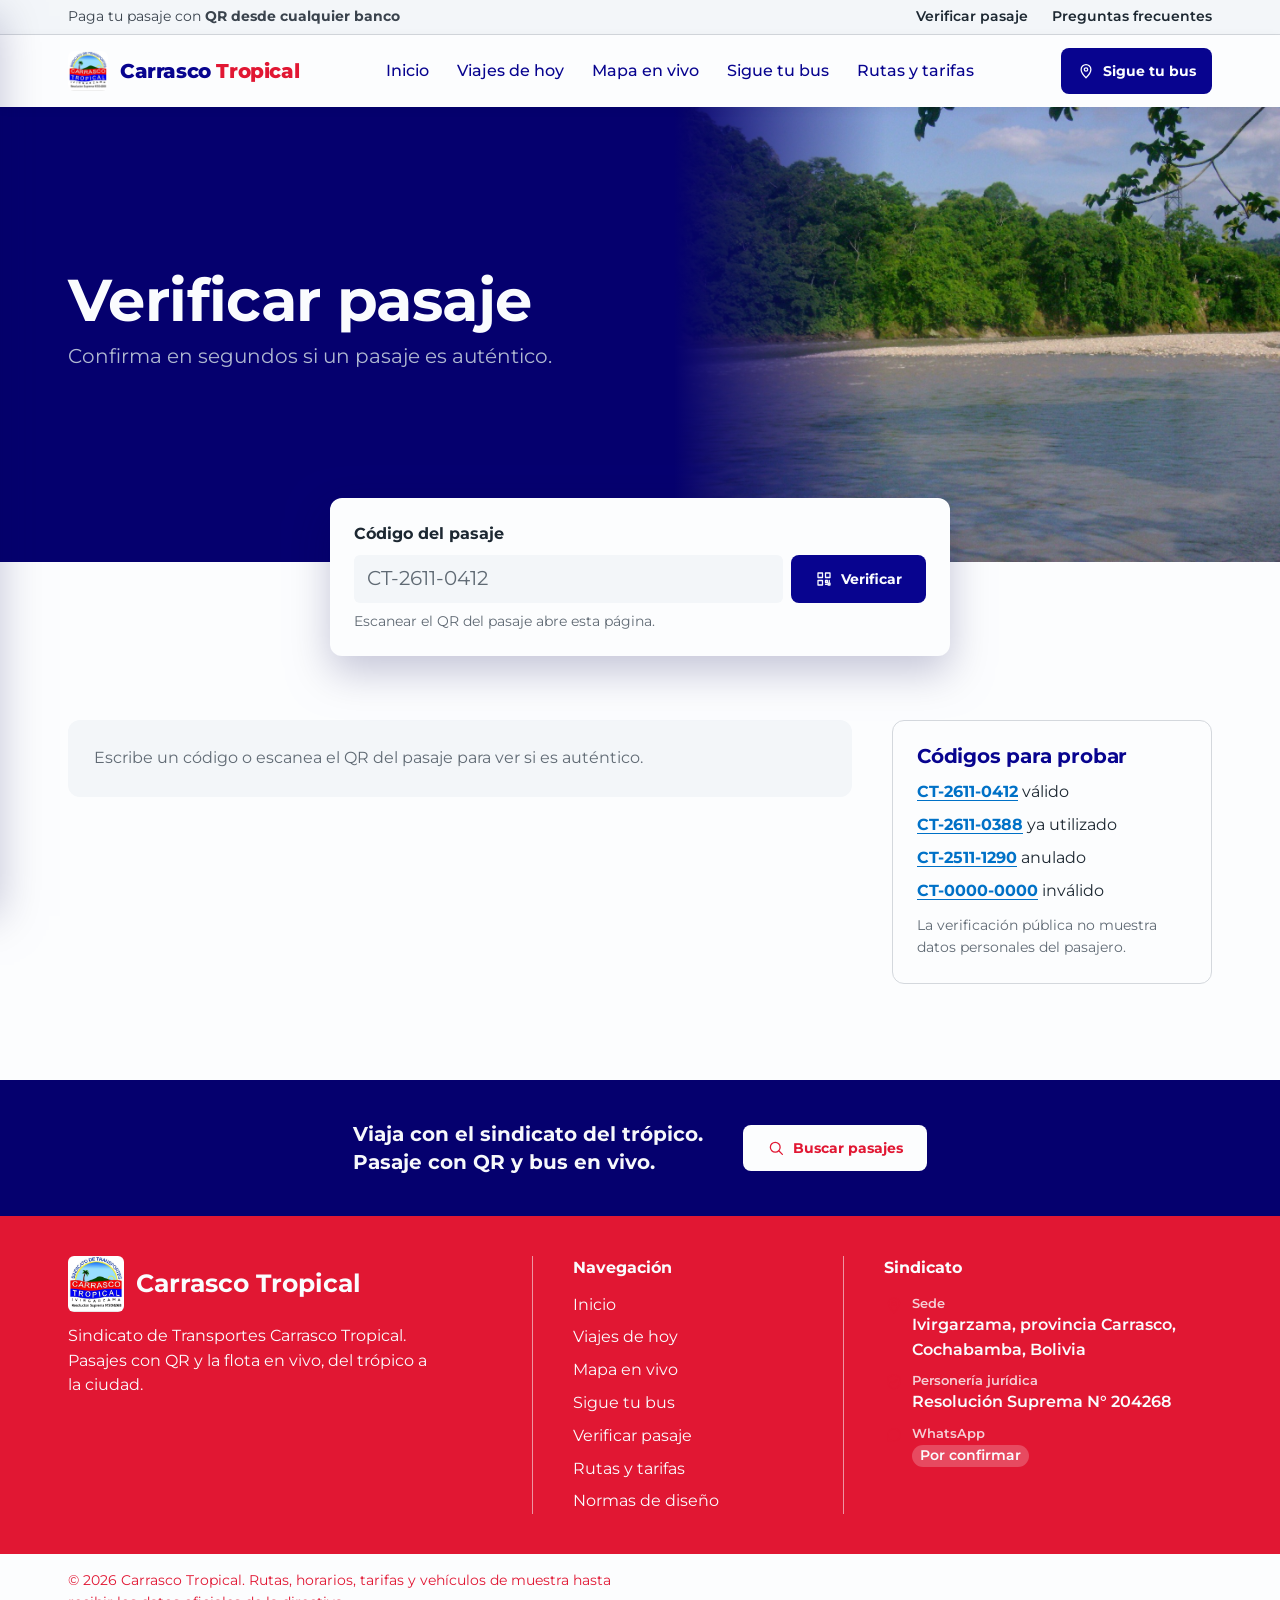
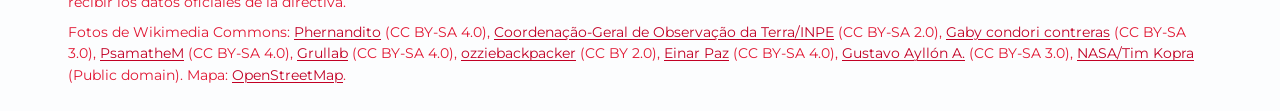
<file: verificar.html>
<!doctype html>
<html lang="es">
<head>
<meta charset="utf-8">
<meta name="viewport" content="width=device-width, initial-scale=1">
<title>Verificar pasaje | Carrasco Tropical</title>
<meta name="description" content="Confirma si un pasaje del Sindicato Carrasco Tropical es auténtico.">
<link rel="icon" href="img/logo-carrasco-tropical.jpg">
<link rel="preconnect" href="https://fonts.googleapis.com">
<link rel="preconnect" href="https://fonts.gstatic.com" crossorigin>
<link href="https://fonts.googleapis.com/css2?family=Montserrat:wght@400;500;600;700;800;900&display=swap" rel="stylesheet">
<link rel="stylesheet" href="css/site.css?v=mwwg3t58">
</head>
<body data-pagina="verificar">
<a class="saltar" href="#contenido">Saltar al contenido</a>
<div class="marco">
<aside class="lateral" id="lateral" aria-label="Menú principal">
  <div class="lateral__cab">
    <a class="lateral__marca" href="index.html"><img src="img/logo-carrasco-tropical.jpg" alt="" width="48" height="48"><span>Carrasco<br>Tropical</span></a>
    <button class="lateral__cerrar" type="button" data-menu-cerrar aria-label="Cerrar menú"><svg class="ico" viewBox="0 0 24 24" fill="none" stroke="currentColor" stroke-width="1.7" stroke-linecap="round" stroke-linejoin="round" aria-hidden="true"><path d="M6 6l12 12M18 6L6 18"/></svg></button>
  </div>
  <a class="btn lateral__buscar" href="viajes.html"><svg class="ico" viewBox="0 0 24 24" fill="none" stroke="currentColor" stroke-width="1.7" stroke-linecap="round" stroke-linejoin="round" aria-hidden="true"><circle cx="11" cy="11" r="6.5"/><path d="M16 16l4.5 4.5"/></svg> Buscar pasajes</a>
  <nav><ul class="lateral__lista"><li><a href="index.html"><svg class="ico" viewBox="0 0 24 24" fill="none" stroke="currentColor" stroke-width="1.7" stroke-linecap="round" stroke-linejoin="round" aria-hidden="true"><path d="M4 11l8-6.5 8 6.5"/><path d="M6 9.5V20h12V9.5"/></svg><span>Inicio</span></a></li><li><a href="viajes.html"><svg class="ico" viewBox="0 0 24 24" fill="none" stroke="currentColor" stroke-width="1.7" stroke-linecap="round" stroke-linejoin="round" aria-hidden="true"><circle cx="12" cy="12" r="8.5"/><path d="M12 7.5V12l3 2"/></svg><span>Viajes de hoy</span></a></li><li><a href="mapa.html"><svg class="ico" viewBox="0 0 24 24" fill="none" stroke="currentColor" stroke-width="1.7" stroke-linecap="round" stroke-linejoin="round" aria-hidden="true"><path d="M9 4.5L3.5 6.5v13L9 17.5l6 2 5.5-2v-13L15 6.5z"/><path d="M9 4.5v13M15 6.5v13"/></svg><span>Mapa en vivo</span></a></li><li><a href="seguimiento.html"><svg class="ico" viewBox="0 0 24 24" fill="none" stroke="currentColor" stroke-width="1.7" stroke-linecap="round" stroke-linejoin="round" aria-hidden="true"><path d="M12 21s-6.5-6.2-6.5-11a6.5 6.5 0 0113 0c0 4.8-6.5 11-6.5 11z"/><circle cx="12" cy="10" r="2.3"/></svg><span>Sigue tu bus</span></a></li><li><a href="verificar.html" aria-current="page"><svg class="ico" viewBox="0 0 24 24" fill="none" stroke="currentColor" stroke-width="1.7" stroke-linecap="round" stroke-linejoin="round" aria-hidden="true"><path d="M4 4h6v6H4zM14 4h6v6h-6zM4 14h6v6H4z"/><path d="M14 14h2.5v2.5H14zM17.5 17.5H20V20h-2.5zM14 19h2M19 14v2"/></svg><span>Verificar pasaje</span></a></li><li><a href="tarifas.html"><svg class="ico" viewBox="0 0 24 24" fill="none" stroke="currentColor" stroke-width="1.7" stroke-linecap="round" stroke-linejoin="round" aria-hidden="true"><path d="M4 7h16v10H4z"/><circle cx="12" cy="12" r="2.4"/><path d="M7 10v4M17 10v4"/></svg><span>Rutas y tarifas</span></a></li>
    <li><a href="seguimiento.html#preguntas"><svg class="ico" viewBox="0 0 24 24" fill="none" stroke="currentColor" stroke-width="1.7" stroke-linecap="round" stroke-linejoin="round" aria-hidden="true"><circle cx="12" cy="12" r="8.5"/><path d="M9.6 9.5a2.5 2.5 0 114 2c-.9.6-1.6 1.1-1.6 2.3"/><path d="M12 16.8v.2"/></svg><span>Preguntas frecuentes</span></a></li>
    <li><span class="lateral__pendiente" title="El número lo confirma el sindicato"><svg class="ico" viewBox="0 0 24 24" fill="none" stroke="currentColor" stroke-width="1.7" stroke-linecap="round" stroke-linejoin="round" aria-hidden="true"><path d="M4.5 19.5l1.2-3.6A7.5 7.5 0 1112 19.5a7.6 7.6 0 01-3.7-1z"/></svg><span>WhatsApp</span><em class="pendiente">por confirmar</em></span></li>
  </ul></nav>
  <a class="lateral__pasajero" href="#" aria-disabled="true" title="Disponible con la app del pasajero"><svg class="ico" viewBox="0 0 24 24" fill="none" stroke="currentColor" stroke-width="1.7" stroke-linecap="round" stroke-linejoin="round" aria-hidden="true"><circle cx="12" cy="8.5" r="3.5"/><path d="M5 20c.8-3.6 3.6-5.5 7-5.5s6.2 1.9 7 5.5"/></svg> Soy pasajero</a>
</aside>
<div class="principal">
<div class="utilidad">
  <div class="utilidad__in">
    <p>Paga tu pasaje con <strong>QR desde cualquier banco</strong></p>
    <nav aria-label="Ayuda"><a href="verificar.html">Verificar pasaje</a><a href="seguimiento.html#preguntas">Preguntas frecuentes</a></nav>
  </div>
</div>
<header class="barra">
  <div class="barra__in">
    <button class="barra__menu" type="button" data-menu-abrir aria-controls="lateral" aria-expanded="false" aria-label="Abrir menú"><svg class="ico" viewBox="0 0 24 24" fill="none" stroke="currentColor" stroke-width="1.7" stroke-linecap="round" stroke-linejoin="round" aria-hidden="true"><path d="M4 7h16M4 12h16M4 17h16"/></svg></button>
    <a class="marca" href="index.html"><img src="img/logo-carrasco-tropical.jpg" alt="" width="40" height="40"><span>Carrasco <b>Tropical</b></span></a>
    <nav class="barra__nav" aria-label="Secciones"><a href="index.html">Inicio</a><a href="viajes.html">Viajes de hoy</a><a href="mapa.html">Mapa en vivo</a><a href="seguimiento.html">Sigue tu bus</a><a href="tarifas.html">Rutas y tarifas</a></nav>
    <div class="barra__acc">
      <a class="btn btn--chico" href="seguimiento.html"><svg class="ico" viewBox="0 0 24 24" fill="none" stroke="currentColor" stroke-width="1.7" stroke-linecap="round" stroke-linejoin="round" aria-hidden="true"><path d="M12 21s-6.5-6.2-6.5-11a6.5 6.5 0 0113 0c0 4.8-6.5 11-6.5 11z"/><circle cx="12" cy="10" r="2.3"/></svg> Sigue tu bus</a>
    </div>
  </div>
</header>
<main id="contenido">


<section class="cab-foto">
  <div class="cab-foto__in">
    <h1>Verificar pasaje</h1>
    <p class="lead">Confirma en segundos si un pasaje es auténtico.</p>
  </div>
  <div class="cab-foto__img"><img src="img/fotos/rio-chapare.jpg" alt="Río Chapare con la selva en la orilla" width="1400" height="1050" sizes="50vw" loading="eager" style="object-position: 50% 60%"></div>
</section>
<div class="contenedor flota-sobre">
<form class="consulta" data-verificar>
  <label for="cod-ver">Código del pasaje</label>
  <div class="consulta__fila">
    <input id="cod-ver" name="codigo" placeholder="CT-2611-0412" autocomplete="off" spellcheck="false" required>
    <button class="btn" type="submit"><svg class="ico" viewBox="0 0 24 24" fill="none" stroke="currentColor" stroke-width="1.7" stroke-linecap="round" stroke-linejoin="round" aria-hidden="true"><path d="M4 4h6v6H4zM14 4h6v6h-6zM4 14h6v6H4z"/><path d="M14 14h2.5v2.5H14zM17.5 17.5H20V20h-2.5zM14 19h2M19 14v2"/></svg> Verificar</button>
  </div>
  <p class="consulta__ayuda">Escanear el QR del pasaje abre esta página.</p>
</form></div>
<section class="contenedor verif" aria-live="polite">
  <div data-verif-res></div>
  <div class="verif__demo info-bloque">
    <h2 class="info-tit">Códigos para probar</h2>
    <ul><li><button type="button" class="enlace num" data-demo="CT-2611-0412">CT-2611-0412</button> válido</li><li><button type="button" class="enlace num" data-demo="CT-2611-0388">CT-2611-0388</button> ya utilizado</li><li><button type="button" class="enlace num" data-demo="CT-2511-1290">CT-2511-1290</button> anulado</li>
      <li><button type="button" class="enlace num" data-demo="CT-0000-0000">CT-0000-0000</button> inválido</li></ul>
    <p>La verificación pública no muestra datos personales del pasajero.</p>
  </div>
</section>
</main>
<section class="banda-azul">
  <div class="contenedor banda-azul__in">
    <p class="banda-azul__tit">Viaja con el sindicato del trópico.<br>Pasaje con QR y bus en vivo.</p>
    <a class="btn btn--blanco" href="viajes.html"><svg class="ico" viewBox="0 0 24 24" fill="none" stroke="currentColor" stroke-width="1.7" stroke-linecap="round" stroke-linejoin="round" aria-hidden="true"><circle cx="11" cy="11" r="6.5"/><path d="M16 16l4.5 4.5"/></svg> Buscar pasajes</a>
  </div>
</section>
<footer class="pie">
  <div class="contenedor pie__in">
    <div class="pie__marca">
      <p class="pie__logo"><img src="img/logo-carrasco-tropical.jpg" alt="" width="56" height="56"><span>Carrasco Tropical</span></p>
      <p>Sindicato de Transportes Carrasco Tropical. Pasajes con QR y la flota en vivo, del trópico a la ciudad.</p>
    </div>
    <nav class="pie__col" aria-label="Navegación del pie">
      <p class="pie__tit">Navegación</p>
      <ul><li><a href="index.html">Inicio</a></li><li><a href="viajes.html">Viajes de hoy</a></li><li><a href="mapa.html">Mapa en vivo</a></li><li><a href="seguimiento.html">Sigue tu bus</a></li><li><a href="verificar.html">Verificar pasaje</a></li><li><a href="tarifas.html">Rutas y tarifas</a></li><li><a href="guia.html">Normas de diseño</a></li></ul>
    </nav>
    <div class="pie__col">
      <p class="pie__tit">Sindicato</p>
      <ul class="pie__datos">
        <li><svg class="ico" viewBox="0 0 24 24" fill="none" stroke="currentColor" stroke-width="1.7" stroke-linecap="round" stroke-linejoin="round" aria-hidden="true"><path d="M12 21s-6.5-6.2-6.5-11a6.5 6.5 0 0113 0c0 4.8-6.5 11-6.5 11z"/><circle cx="12" cy="10" r="2.3"/></svg><span><small>Sede</small>Ivirgarzama, provincia Carrasco, Cochabamba, Bolivia</span></li>
        <li><svg class="ico" viewBox="0 0 24 24" fill="none" stroke="currentColor" stroke-width="1.7" stroke-linecap="round" stroke-linejoin="round" aria-hidden="true"><path d="M12 3.5l7 2.8v5.2c0 4.3-3 7.6-7 9-4-1.4-7-4.7-7-9V6.3z"/><path d="M9 12l2 2 4-4"/></svg><span><small>Personería jurídica</small>Resolución Suprema N° 204268</span></li>
        <li><svg class="ico" viewBox="0 0 24 24" fill="none" stroke="currentColor" stroke-width="1.7" stroke-linecap="round" stroke-linejoin="round" aria-hidden="true"><path d="M4.5 19.5l1.2-3.6A7.5 7.5 0 1112 19.5a7.6 7.6 0 01-3.7-1z"/></svg><span><small>WhatsApp</small><span class="pendiente">Por confirmar</span></span></li>
      </ul>
    </div>
  </div>
  <div class="contenedor pie__base">
    <p>© 2026 Carrasco Tropical. Rutas, horarios, tarifas y vehículos de muestra hasta recibir los datos oficiales de la directiva.</p>
    <p class="pie__creditos">Fotos de Wikimedia Commons: <a href="https://commons.wikimedia.org/wiki/File:Parque_Nacional_Carrasco_01.jpg">Phernandito</a> (CC BY-SA 4.0), <a href="https://commons.wikimedia.org/wiki/File:Ivirgarzama,_Bol%C3%ADvia%C2%B4s_Puerto_Villarroel_county.jpg">Coordenação-Geral de Observação da Terra/INPE</a> (CC BY-SA 2.0), <a href="https://commons.wikimedia.org/wiki/File:Una_bella_vista_de_villa_tunari.JPG">Gaby condori contreras</a> (CC BY-SA 3.0), <a href="https://commons.wikimedia.org/wiki/File:Villa_Tunari-nX-3.jpg">PsamatheM</a> (CC BY-SA 4.0), <a href="https://commons.wikimedia.org/wiki/File:R%C3%ADo_Esp%C3%ADritu_Santo_(Villa_Tunari).jpg">Grullab</a> (CC BY-SA 4.0), <a href="https://commons.wikimedia.org/wiki/File:Chapare%C2%B4s_river.jpg">ozziebackpacker</a> (CC BY 2.0), <a href="https://commons.wikimedia.org/wiki/File:Cristo_de_la_Concordia_-_Cochabamba.jpg">Einar Paz</a> (CC BY-SA 4.0), <a href="https://commons.wikimedia.org/wiki/File:Bulo_Bulo_-_panoramio.jpg">Gustavo Ayllón A.</a> (CC BY-SA 3.0), <a href="https://commons.wikimedia.org/wiki/File:ISS-46_Bolivia,_confluence_of_Chimor%C3%A9,_Ichilo_and_Mamor%C3%A9_River.jpg">NASA/Tim Kopra</a> (Public domain). Mapa: <a href="https://www.openstreetmap.org/copyright">OpenStreetMap</a>.</p>
  </div>
</footer>
</div>
</div>
<script type="module" src="js/app.js?v=mwwg3t58"></script>
</body>
</html>
</file>
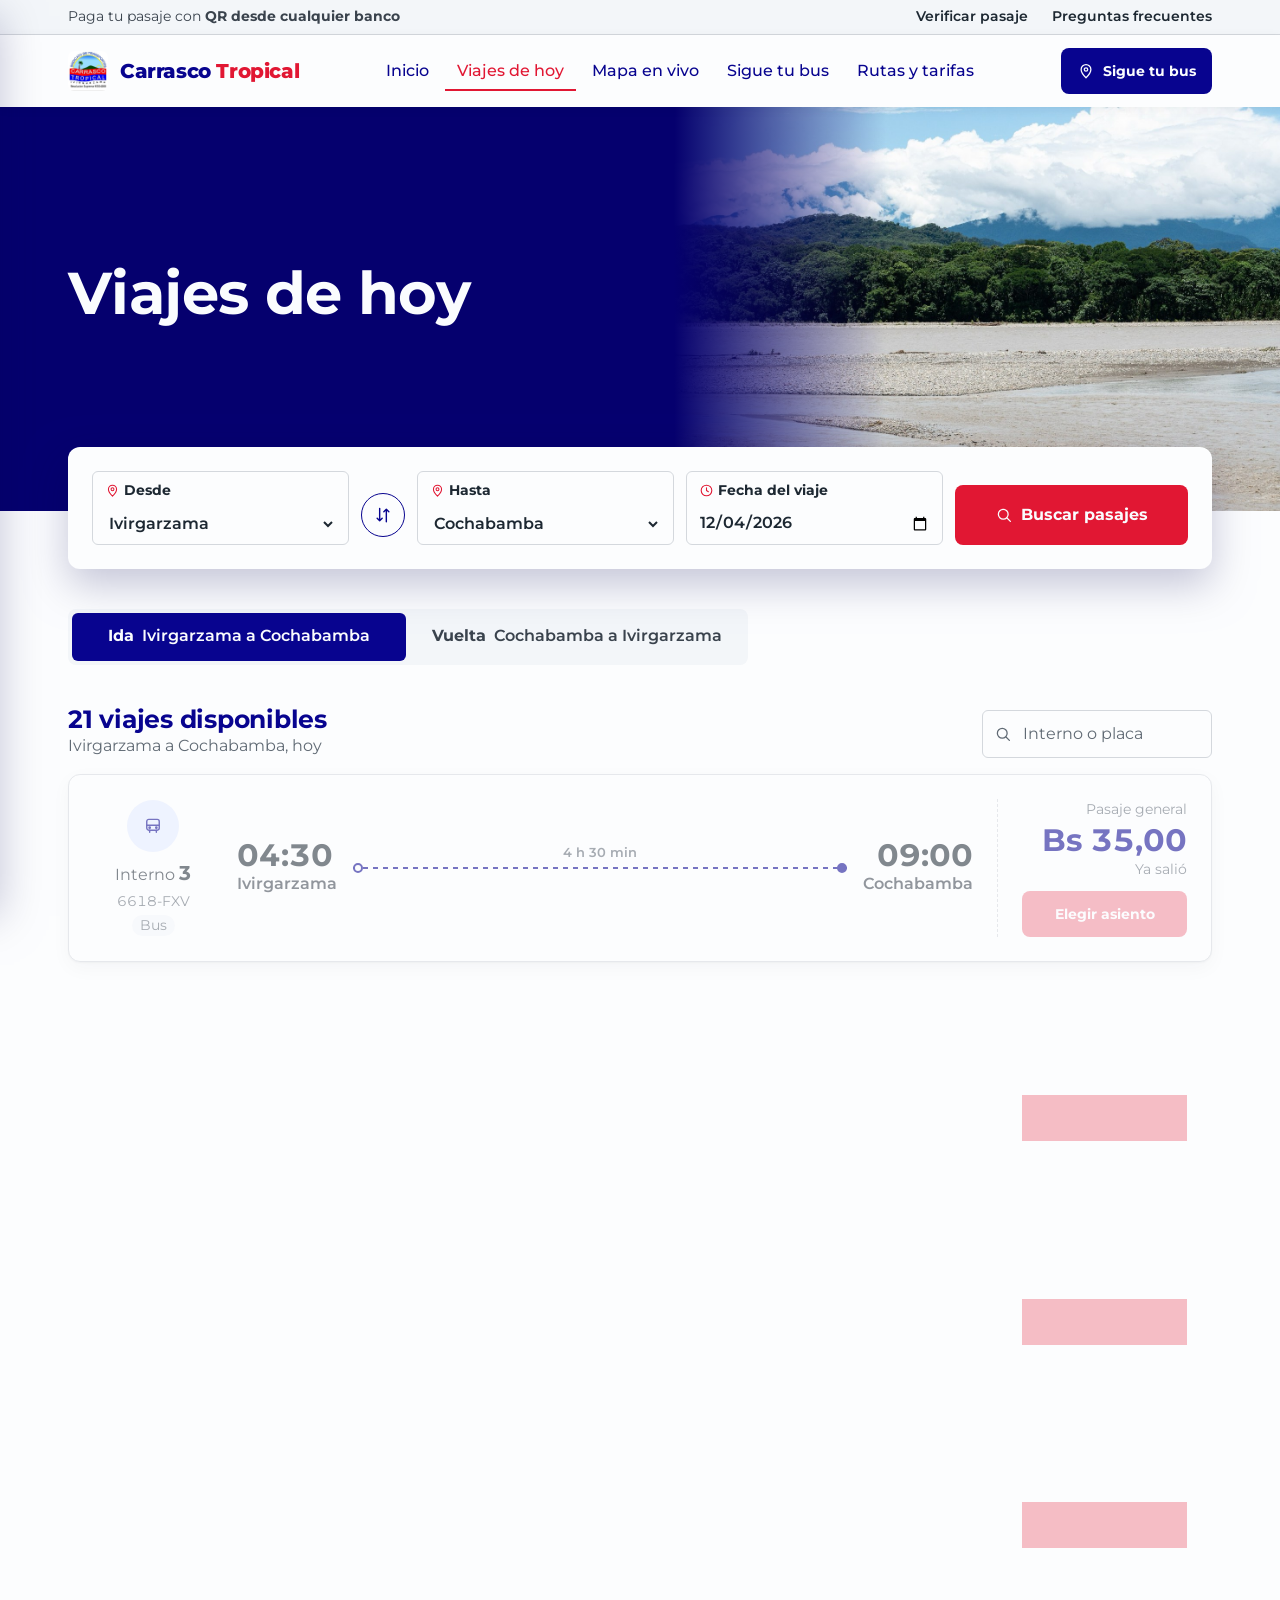
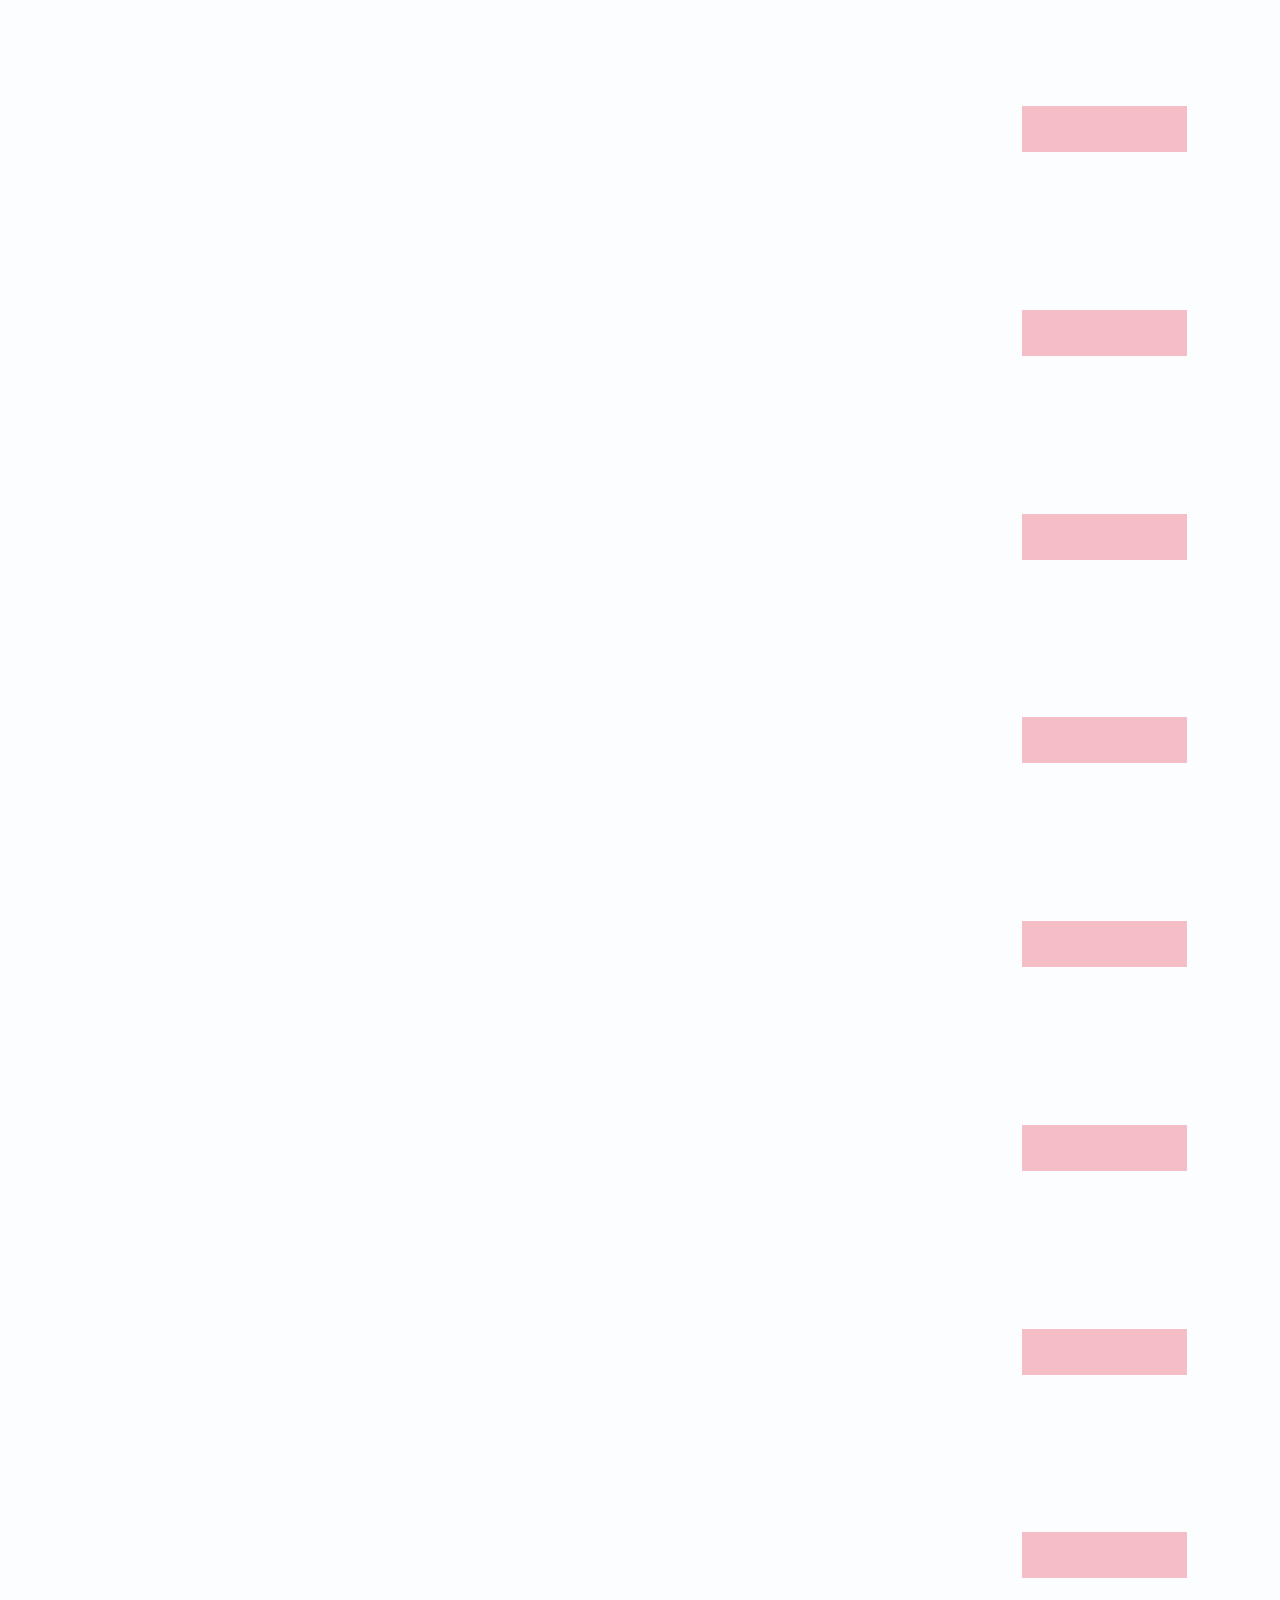
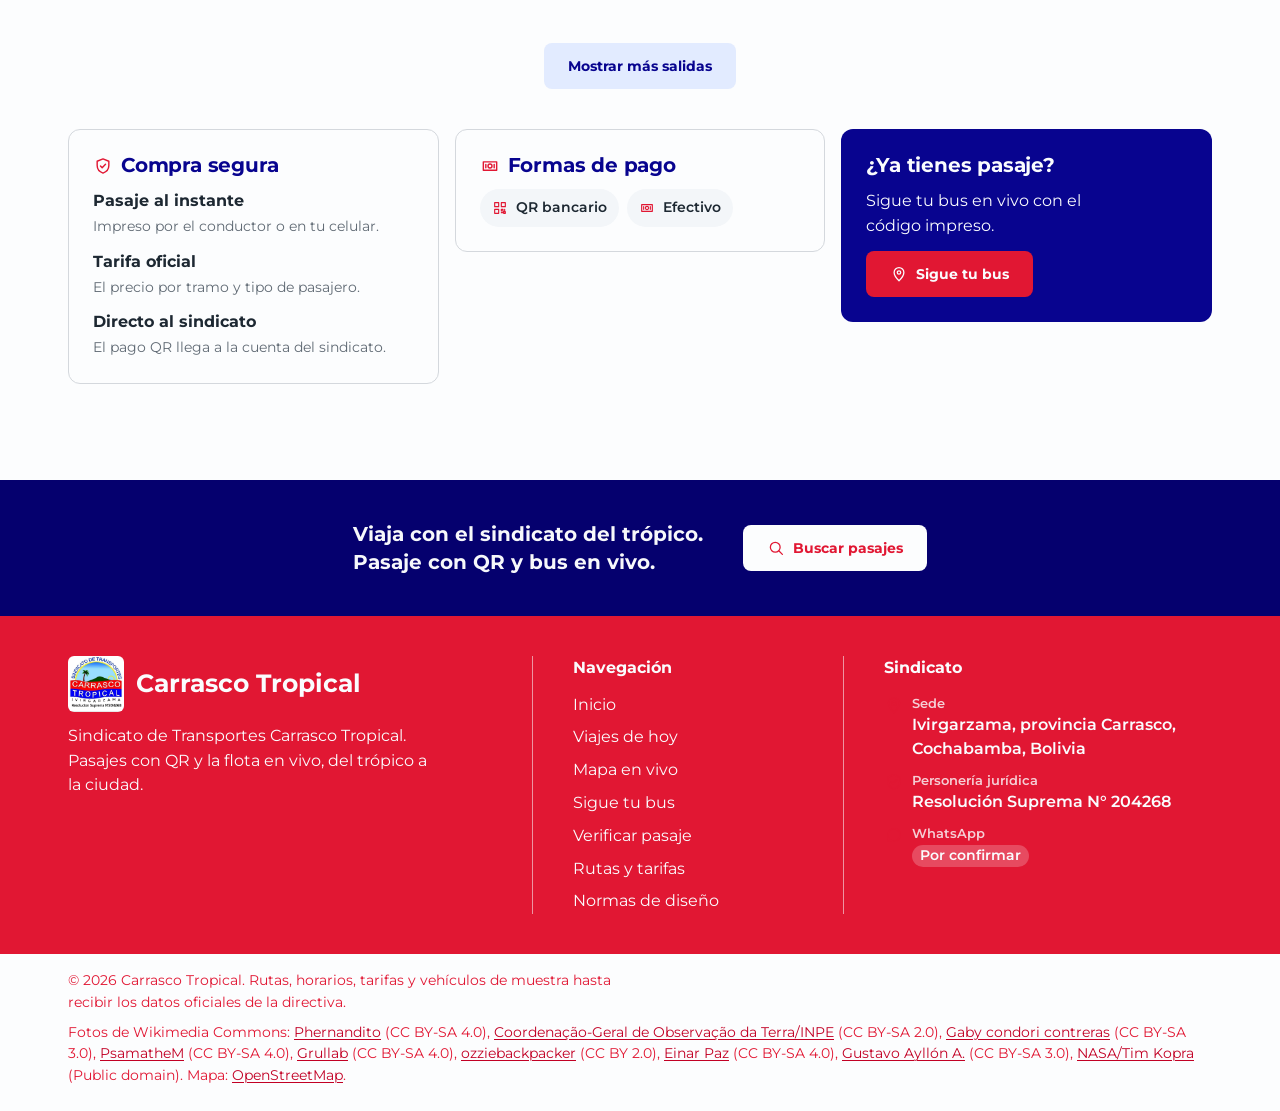
<file: viajes.html>
<!doctype html>
<html lang="es">
<head>
<meta charset="utf-8">
<meta name="viewport" content="width=device-width, initial-scale=1">
<title>Viajes de hoy | Carrasco Tropical</title>
<meta name="description" content="Salidas de hoy del Sindicato Carrasco Tropical: horarios, asientos libres y precio por tramo.">
<link rel="icon" href="img/logo-carrasco-tropical.jpg">
<link rel="preconnect" href="https://fonts.googleapis.com">
<link rel="preconnect" href="https://fonts.gstatic.com" crossorigin>
<link href="https://fonts.googleapis.com/css2?family=Montserrat:wght@400;500;600;700;800;900&display=swap" rel="stylesheet">
<link rel="stylesheet" href="css/site.css?v=mwwg3t58">
</head>
<body data-pagina="viajes">
<a class="saltar" href="#contenido">Saltar al contenido</a>
<div class="marco">
<aside class="lateral" id="lateral" aria-label="Menú principal">
  <div class="lateral__cab">
    <a class="lateral__marca" href="index.html"><img src="img/logo-carrasco-tropical.jpg" alt="" width="48" height="48"><span>Carrasco<br>Tropical</span></a>
    <button class="lateral__cerrar" type="button" data-menu-cerrar aria-label="Cerrar menú"><svg class="ico" viewBox="0 0 24 24" fill="none" stroke="currentColor" stroke-width="1.7" stroke-linecap="round" stroke-linejoin="round" aria-hidden="true"><path d="M6 6l12 12M18 6L6 18"/></svg></button>
  </div>
  <a class="btn lateral__buscar" href="viajes.html"><svg class="ico" viewBox="0 0 24 24" fill="none" stroke="currentColor" stroke-width="1.7" stroke-linecap="round" stroke-linejoin="round" aria-hidden="true"><circle cx="11" cy="11" r="6.5"/><path d="M16 16l4.5 4.5"/></svg> Buscar pasajes</a>
  <nav><ul class="lateral__lista"><li><a href="index.html"><svg class="ico" viewBox="0 0 24 24" fill="none" stroke="currentColor" stroke-width="1.7" stroke-linecap="round" stroke-linejoin="round" aria-hidden="true"><path d="M4 11l8-6.5 8 6.5"/><path d="M6 9.5V20h12V9.5"/></svg><span>Inicio</span></a></li><li><a href="viajes.html" aria-current="page"><svg class="ico" viewBox="0 0 24 24" fill="none" stroke="currentColor" stroke-width="1.7" stroke-linecap="round" stroke-linejoin="round" aria-hidden="true"><circle cx="12" cy="12" r="8.5"/><path d="M12 7.5V12l3 2"/></svg><span>Viajes de hoy</span></a></li><li><a href="mapa.html"><svg class="ico" viewBox="0 0 24 24" fill="none" stroke="currentColor" stroke-width="1.7" stroke-linecap="round" stroke-linejoin="round" aria-hidden="true"><path d="M9 4.5L3.5 6.5v13L9 17.5l6 2 5.5-2v-13L15 6.5z"/><path d="M9 4.5v13M15 6.5v13"/></svg><span>Mapa en vivo</span></a></li><li><a href="seguimiento.html"><svg class="ico" viewBox="0 0 24 24" fill="none" stroke="currentColor" stroke-width="1.7" stroke-linecap="round" stroke-linejoin="round" aria-hidden="true"><path d="M12 21s-6.5-6.2-6.5-11a6.5 6.5 0 0113 0c0 4.8-6.5 11-6.5 11z"/><circle cx="12" cy="10" r="2.3"/></svg><span>Sigue tu bus</span></a></li><li><a href="verificar.html"><svg class="ico" viewBox="0 0 24 24" fill="none" stroke="currentColor" stroke-width="1.7" stroke-linecap="round" stroke-linejoin="round" aria-hidden="true"><path d="M4 4h6v6H4zM14 4h6v6h-6zM4 14h6v6H4z"/><path d="M14 14h2.5v2.5H14zM17.5 17.5H20V20h-2.5zM14 19h2M19 14v2"/></svg><span>Verificar pasaje</span></a></li><li><a href="tarifas.html"><svg class="ico" viewBox="0 0 24 24" fill="none" stroke="currentColor" stroke-width="1.7" stroke-linecap="round" stroke-linejoin="round" aria-hidden="true"><path d="M4 7h16v10H4z"/><circle cx="12" cy="12" r="2.4"/><path d="M7 10v4M17 10v4"/></svg><span>Rutas y tarifas</span></a></li>
    <li><a href="seguimiento.html#preguntas"><svg class="ico" viewBox="0 0 24 24" fill="none" stroke="currentColor" stroke-width="1.7" stroke-linecap="round" stroke-linejoin="round" aria-hidden="true"><circle cx="12" cy="12" r="8.5"/><path d="M9.6 9.5a2.5 2.5 0 114 2c-.9.6-1.6 1.1-1.6 2.3"/><path d="M12 16.8v.2"/></svg><span>Preguntas frecuentes</span></a></li>
    <li><span class="lateral__pendiente" title="El número lo confirma el sindicato"><svg class="ico" viewBox="0 0 24 24" fill="none" stroke="currentColor" stroke-width="1.7" stroke-linecap="round" stroke-linejoin="round" aria-hidden="true"><path d="M4.5 19.5l1.2-3.6A7.5 7.5 0 1112 19.5a7.6 7.6 0 01-3.7-1z"/></svg><span>WhatsApp</span><em class="pendiente">por confirmar</em></span></li>
  </ul></nav>
  <a class="lateral__pasajero" href="#" aria-disabled="true" title="Disponible con la app del pasajero"><svg class="ico" viewBox="0 0 24 24" fill="none" stroke="currentColor" stroke-width="1.7" stroke-linecap="round" stroke-linejoin="round" aria-hidden="true"><circle cx="12" cy="8.5" r="3.5"/><path d="M5 20c.8-3.6 3.6-5.5 7-5.5s6.2 1.9 7 5.5"/></svg> Soy pasajero</a>
</aside>
<div class="principal">
<div class="utilidad">
  <div class="utilidad__in">
    <p>Paga tu pasaje con <strong>QR desde cualquier banco</strong></p>
    <nav aria-label="Ayuda"><a href="verificar.html">Verificar pasaje</a><a href="seguimiento.html#preguntas">Preguntas frecuentes</a></nav>
  </div>
</div>
<header class="barra">
  <div class="barra__in">
    <button class="barra__menu" type="button" data-menu-abrir aria-controls="lateral" aria-expanded="false" aria-label="Abrir menú"><svg class="ico" viewBox="0 0 24 24" fill="none" stroke="currentColor" stroke-width="1.7" stroke-linecap="round" stroke-linejoin="round" aria-hidden="true"><path d="M4 7h16M4 12h16M4 17h16"/></svg></button>
    <a class="marca" href="index.html"><img src="img/logo-carrasco-tropical.jpg" alt="" width="40" height="40"><span>Carrasco <b>Tropical</b></span></a>
    <nav class="barra__nav" aria-label="Secciones"><a href="index.html">Inicio</a><a href="viajes.html" aria-current="page">Viajes de hoy</a><a href="mapa.html">Mapa en vivo</a><a href="seguimiento.html">Sigue tu bus</a><a href="tarifas.html">Rutas y tarifas</a></nav>
    <div class="barra__acc">
      <a class="btn btn--chico" href="seguimiento.html"><svg class="ico" viewBox="0 0 24 24" fill="none" stroke="currentColor" stroke-width="1.7" stroke-linecap="round" stroke-linejoin="round" aria-hidden="true"><path d="M12 21s-6.5-6.2-6.5-11a6.5 6.5 0 0113 0c0 4.8-6.5 11-6.5 11z"/><circle cx="12" cy="10" r="2.3"/></svg> Sigue tu bus</a>
    </div>
  </div>
</header>
<main id="contenido">


<section class="cab-foto">
  <div class="cab-foto__in">
    <h1>Viajes de hoy</h1>
    
  </div>
  <div class="cab-foto__img"><img src="img/fotos/villa-tunari-rio.jpg" alt="Río ancho con selva y montañas entre nubes cerca de Villa Tunari" width="1400" height="933" sizes="50vw" loading="eager" style="object-position: 50% 45%"></div>
</section>
<div class="contenedor flota-sobre">
<form class="buscador" action="viajes.html" method="get" data-buscador>
  <label class="campo">
    <span class="campo__et"><svg class="ico ico--chico" viewBox="0 0 24 24" fill="none" stroke="currentColor" stroke-width="1.7" stroke-linecap="round" stroke-linejoin="round" aria-hidden="true"><path d="M12 21s-6.5-6.2-6.5-11a6.5 6.5 0 0113 0c0 4.8-6.5 11-6.5 11z"/><circle cx="12" cy="10" r="2.3"/></svg> Desde</span>
    <select name="desde" aria-label="Ciudad de origen"><option value="ivirgarzama" selected>Ivirgarzama</option><option value="chimore">Chimoré</option><option value="shinahota">Shinahota</option><option value="villatunari">Villa Tunari</option><option value="colomi">Colomi</option><option value="sacaba">Sacaba</option><option value="cochabamba">Cochabamba</option><option value="pvillarroel">Puerto Villarroel</option><option value="bulobulo">Bulo Bulo</option></select>
  </label>
  <button class="buscador__cambiar" type="button" data-cambiar aria-label="Intercambiar origen y destino"><svg class="ico" viewBox="0 0 24 24" fill="none" stroke="currentColor" stroke-width="1.7" stroke-linecap="round" stroke-linejoin="round" aria-hidden="true"><path d="M8 4v15M8 19l-3-3M8 19l3-3M16 20V5M16 5l-3 3M16 5l3 3"/></svg></button>
  <label class="campo">
    <span class="campo__et"><svg class="ico ico--chico" viewBox="0 0 24 24" fill="none" stroke="currentColor" stroke-width="1.7" stroke-linecap="round" stroke-linejoin="round" aria-hidden="true"><path d="M12 21s-6.5-6.2-6.5-11a6.5 6.5 0 0113 0c0 4.8-6.5 11-6.5 11z"/><circle cx="12" cy="10" r="2.3"/></svg> Hasta</span>
    <select name="hasta" aria-label="Ciudad de destino"><option value="ivirgarzama">Ivirgarzama</option><option value="chimore">Chimoré</option><option value="shinahota">Shinahota</option><option value="villatunari">Villa Tunari</option><option value="colomi">Colomi</option><option value="sacaba">Sacaba</option><option value="cochabamba" selected>Cochabamba</option><option value="pvillarroel">Puerto Villarroel</option><option value="bulobulo">Bulo Bulo</option></select>
  </label>
  <label class="campo">
    <span class="campo__et"><svg class="ico ico--chico" viewBox="0 0 24 24" fill="none" stroke="currentColor" stroke-width="1.7" stroke-linecap="round" stroke-linejoin="round" aria-hidden="true"><circle cx="12" cy="12" r="8.5"/><path d="M12 7.5V12l3 2"/></svg> Fecha del viaje</span>
    <input type="date" name="fecha" data-hoy aria-label="Fecha del viaje">
  </label>
  <button class="btn btn--grande buscador__ir" type="submit"><svg class="ico" viewBox="0 0 24 24" fill="none" stroke="currentColor" stroke-width="1.7" stroke-linecap="round" stroke-linejoin="round" aria-hidden="true"><circle cx="11" cy="11" r="6.5"/><path d="M16 16l4.5 4.5"/></svg> Buscar pasajes</button>
</form></div>
<section class="contenedor resultados">
  <div class="sentidos" role="tablist" aria-label="Sentido del viaje">
    <button type="button" role="tab" aria-selected="true" data-sentido="ida"><strong>Ida</strong> <span data-et-ida>Ivirgarzama a Cochabamba</span></button>
    <button type="button" role="tab" aria-selected="false" data-sentido="vuelta"><strong>Vuelta</strong> <span data-et-vuelta>Cochabamba a Ivirgarzama</span></button>
  </div>
  <div class="resultados__grid">
    <div>
      <div class="resultados__cab">
        <div><h2 data-res-titulo>21 viajes disponibles</h2><p data-res-sub>Ivirgarzama a Cochabamba, hoy</p></div>
        <label class="filtro"><span class="visually-hidden">Filtrar por número interno o placa</span><svg class="ico" viewBox="0 0 24 24" fill="none" stroke="currentColor" stroke-width="1.7" stroke-linecap="round" stroke-linejoin="round" aria-hidden="true"><circle cx="11" cy="11" r="6.5"/><path d="M16 16l4.5 4.5"/></svg><input type="search" placeholder="Interno o placa" data-filtro></label>
      </div>
      <div class="lista-viajes" data-lista>
        <article class="viaje">
  <div class="viaje__veh">
    <span class="viaje__avatar"><svg class="ico" viewBox="0 0 24 24" fill="none" stroke="currentColor" stroke-width="1.7" stroke-linecap="round" stroke-linejoin="round" aria-hidden="true"><rect x="4.5" y="4" width="15" height="13" rx="2.5"/><path d="M4.5 11h15M8 17v2.5M16 17v2.5"/><circle cx="8" cy="14" r=".8"/><circle cx="16" cy="14" r=".8"/></svg></span>
    <p class="viaje__int">Interno <strong>4</strong></p>
    <p class="viaje__placa num">6622-HPV</p>
    <p class="viaje__tipo">Bus</p>
  </div>
  <div class="viaje__trayecto">
    <div class="viaje__punto"><p class="viaje__hora num">04:30</p><p class="viaje__lugar">Ivirgarzama</p></div>
    <div class="viaje__linea" aria-hidden="true"><span>4 h 30 min</span></div>
    <div class="viaje__punto viaje__punto--fin"><p class="viaje__hora num">09:00</p><p class="viaje__lugar">Cochabamba</p></div>
  </div>
  <div class="viaje__compra">
    <p class="viaje__precio-et">Pasaje general</p>
    <p class="viaje__precio num">Bs 35,00</p>
    <p class="viaje__libres">5 asientos libres</p>
    <button class="btn" type="button" data-elegir="cbba-ida-270">Elegir asiento</button>
  </div>
</article><article class="viaje">
  <div class="viaje__veh">
    <span class="viaje__avatar"><svg class="ico" viewBox="0 0 24 24" fill="none" stroke="currentColor" stroke-width="1.7" stroke-linecap="round" stroke-linejoin="round" aria-hidden="true"><rect x="4.5" y="4" width="15" height="13" rx="2.5"/><path d="M4.5 11h15M8 17v2.5M16 17v2.5"/><circle cx="8" cy="14" r=".8"/><circle cx="16" cy="14" r=".8"/></svg></span>
    <p class="viaje__int">Interno <strong>6</strong></p>
    <p class="viaje__placa num">6629-LZX</p>
    <p class="viaje__tipo">Bus</p>
  </div>
  <div class="viaje__trayecto">
    <div class="viaje__punto"><p class="viaje__hora num">05:15</p><p class="viaje__lugar">Ivirgarzama</p></div>
    <div class="viaje__linea" aria-hidden="true"><span>4 h 30 min</span></div>
    <div class="viaje__punto viaje__punto--fin"><p class="viaje__hora num">09:45</p><p class="viaje__lugar">Cochabamba</p></div>
  </div>
  <div class="viaje__compra">
    <p class="viaje__precio-et">Pasaje general</p>
    <p class="viaje__precio num">Bs 35,00</p>
    <p class="viaje__libres">38 asientos libres</p>
    <button class="btn" type="button" data-elegir="cbba-ida-315">Elegir asiento</button>
  </div>
</article><article class="viaje">
  <div class="viaje__veh">
    <span class="viaje__avatar"><svg class="ico" viewBox="0 0 24 24" fill="none" stroke="currentColor" stroke-width="1.7" stroke-linecap="round" stroke-linejoin="round" aria-hidden="true"><rect x="4.5" y="4" width="15" height="13" rx="2.5"/><path d="M4.5 11h15M8 17v2.5M16 17v2.5"/><circle cx="8" cy="14" r=".8"/><circle cx="16" cy="14" r=".8"/></svg></span>
    <p class="viaje__int">Interno <strong>8</strong></p>
    <p class="viaje__placa num">6636-RJY</p>
    <p class="viaje__tipo">Bus</p>
  </div>
  <div class="viaje__trayecto">
    <div class="viaje__punto"><p class="viaje__hora num">06:00</p><p class="viaje__lugar">Ivirgarzama</p></div>
    <div class="viaje__linea" aria-hidden="true"><span>4 h 30 min</span></div>
    <div class="viaje__punto viaje__punto--fin"><p class="viaje__hora num">10:30</p><p class="viaje__lugar">Cochabamba</p></div>
  </div>
  <div class="viaje__compra">
    <p class="viaje__precio-et">Pasaje general</p>
    <p class="viaje__precio num">Bs 35,00</p>
    <p class="viaje__libres">6 asientos libres</p>
    <button class="btn" type="button" data-elegir="cbba-ida-360">Elegir asiento</button>
  </div>
</article><article class="viaje">
  <div class="viaje__veh">
    <span class="viaje__avatar"><svg class="ico" viewBox="0 0 24 24" fill="none" stroke="currentColor" stroke-width="1.7" stroke-linecap="round" stroke-linejoin="round" aria-hidden="true"><rect x="4.5" y="4" width="15" height="13" rx="2.5"/><path d="M4.5 11h15M8 17v2.5M16 17v2.5"/><circle cx="8" cy="14" r=".8"/><circle cx="16" cy="14" r=".8"/></svg></span>
    <p class="viaje__int">Interno <strong>10</strong></p>
    <p class="viaje__placa num">6643-VSB</p>
    <p class="viaje__tipo">Bus</p>
  </div>
  <div class="viaje__trayecto">
    <div class="viaje__punto"><p class="viaje__hora num">06:45</p><p class="viaje__lugar">Ivirgarzama</p></div>
    <div class="viaje__linea" aria-hidden="true"><span>4 h 30 min</span></div>
    <div class="viaje__punto viaje__punto--fin"><p class="viaje__hora num">11:15</p><p class="viaje__lugar">Cochabamba</p></div>
  </div>
  <div class="viaje__compra">
    <p class="viaje__precio-et">Pasaje general</p>
    <p class="viaje__precio num">Bs 35,00</p>
    <p class="viaje__libres">27 asientos libres</p>
    <button class="btn" type="button" data-elegir="cbba-ida-405">Elegir asiento</button>
  </div>
</article><article class="viaje">
  <div class="viaje__veh">
    <span class="viaje__avatar"><svg class="ico" viewBox="0 0 24 24" fill="none" stroke="currentColor" stroke-width="1.7" stroke-linecap="round" stroke-linejoin="round" aria-hidden="true"><rect x="4.5" y="4" width="15" height="13" rx="2.5"/><path d="M4.5 11h15M8 17v2.5M16 17v2.5"/><circle cx="8" cy="14" r=".8"/><circle cx="16" cy="14" r=".8"/></svg></span>
    <p class="viaje__int">Interno <strong>12</strong></p>
    <p class="viaje__placa num">6650-ZCC</p>
    <p class="viaje__tipo">Bus</p>
  </div>
  <div class="viaje__trayecto">
    <div class="viaje__punto"><p class="viaje__hora num">07:30</p><p class="viaje__lugar">Ivirgarzama</p></div>
    <div class="viaje__linea" aria-hidden="true"><span>4 h 30 min</span></div>
    <div class="viaje__punto viaje__punto--fin"><p class="viaje__hora num">12:00</p><p class="viaje__lugar">Cochabamba</p></div>
  </div>
  <div class="viaje__compra">
    <p class="viaje__precio-et">Pasaje general</p>
    <p class="viaje__precio num">Bs 35,00</p>
    <p class="viaje__libres">15 asientos libres</p>
    <button class="btn" type="button" data-elegir="cbba-ida-450">Elegir asiento</button>
  </div>
</article><article class="viaje">
  <div class="viaje__veh">
    <span class="viaje__avatar"><svg class="ico" viewBox="0 0 24 24" fill="none" stroke="currentColor" stroke-width="1.7" stroke-linecap="round" stroke-linejoin="round" aria-hidden="true"><rect x="4.5" y="4" width="15" height="13" rx="2.5"/><path d="M4.5 11h15M8 17v2.5M16 17v2.5"/><circle cx="8" cy="14" r=".8"/><circle cx="16" cy="14" r=".8"/></svg></span>
    <p class="viaje__int">Interno <strong>14</strong></p>
    <p class="viaje__placa num">6657-FLF</p>
    <p class="viaje__tipo">Bus</p>
  </div>
  <div class="viaje__trayecto">
    <div class="viaje__punto"><p class="viaje__hora num">08:15</p><p class="viaje__lugar">Ivirgarzama</p></div>
    <div class="viaje__linea" aria-hidden="true"><span>4 h 30 min</span></div>
    <div class="viaje__punto viaje__punto--fin"><p class="viaje__hora num">12:45</p><p class="viaje__lugar">Cochabamba</p></div>
  </div>
  <div class="viaje__compra">
    <p class="viaje__precio-et">Pasaje general</p>
    <p class="viaje__precio num">Bs 35,00</p>
    <p class="viaje__libres">28 asientos libres</p>
    <button class="btn" type="button" data-elegir="cbba-ida-495">Elegir asiento</button>
  </div>
</article><article class="viaje">
  <div class="viaje__veh">
    <span class="viaje__avatar"><svg class="ico" viewBox="0 0 24 24" fill="none" stroke="currentColor" stroke-width="1.7" stroke-linecap="round" stroke-linejoin="round" aria-hidden="true"><rect x="4.5" y="4" width="15" height="13" rx="2.5"/><path d="M4.5 11h15M8 17v2.5M16 17v2.5"/><circle cx="8" cy="14" r=".8"/><circle cx="16" cy="14" r=".8"/></svg></span>
    <p class="viaje__int">Interno <strong>2</strong></p>
    <p class="viaje__placa num">6615-CGT</p>
    <p class="viaje__tipo">Bus</p>
  </div>
  <div class="viaje__trayecto">
    <div class="viaje__punto"><p class="viaje__hora num">09:00</p><p class="viaje__lugar">Ivirgarzama</p></div>
    <div class="viaje__linea" aria-hidden="true"><span>4 h 30 min</span></div>
    <div class="viaje__punto viaje__punto--fin"><p class="viaje__hora num">13:30</p><p class="viaje__lugar">Cochabamba</p></div>
  </div>
  <div class="viaje__compra">
    <p class="viaje__precio-et">Pasaje general</p>
    <p class="viaje__precio num">Bs 35,00</p>
    <p class="viaje__libres">35 asientos libres</p>
    <button class="btn" type="button" data-elegir="cbba-ida-540">Elegir asiento</button>
  </div>
</article><article class="viaje">
  <div class="viaje__veh">
    <span class="viaje__avatar"><svg class="ico" viewBox="0 0 24 24" fill="none" stroke="currentColor" stroke-width="1.7" stroke-linecap="round" stroke-linejoin="round" aria-hidden="true"><rect x="4.5" y="4" width="15" height="13" rx="2.5"/><path d="M4.5 11h15M8 17v2.5M16 17v2.5"/><circle cx="8" cy="14" r=".8"/><circle cx="16" cy="14" r=".8"/></svg></span>
    <p class="viaje__int">Interno <strong>4</strong></p>
    <p class="viaje__placa num">6622-HPV</p>
    <p class="viaje__tipo">Bus</p>
  </div>
  <div class="viaje__trayecto">
    <div class="viaje__punto"><p class="viaje__hora num">09:45</p><p class="viaje__lugar">Ivirgarzama</p></div>
    <div class="viaje__linea" aria-hidden="true"><span>4 h 30 min</span></div>
    <div class="viaje__punto viaje__punto--fin"><p class="viaje__hora num">14:15</p><p class="viaje__lugar">Cochabamba</p></div>
  </div>
  <div class="viaje__compra">
    <p class="viaje__precio-et">Pasaje general</p>
    <p class="viaje__precio num">Bs 35,00</p>
    <p class="viaje__libres">29 asientos libres</p>
    <button class="btn" type="button" data-elegir="cbba-ida-585">Elegir asiento</button>
  </div>
</article><article class="viaje">
  <div class="viaje__veh">
    <span class="viaje__avatar"><svg class="ico" viewBox="0 0 24 24" fill="none" stroke="currentColor" stroke-width="1.7" stroke-linecap="round" stroke-linejoin="round" aria-hidden="true"><rect x="4.5" y="4" width="15" height="13" rx="2.5"/><path d="M4.5 11h15M8 17v2.5M16 17v2.5"/><circle cx="8" cy="14" r=".8"/><circle cx="16" cy="14" r=".8"/></svg></span>
    <p class="viaje__int">Interno <strong>6</strong></p>
    <p class="viaje__placa num">6629-LZX</p>
    <p class="viaje__tipo">Bus</p>
  </div>
  <div class="viaje__trayecto">
    <div class="viaje__punto"><p class="viaje__hora num">10:30</p><p class="viaje__lugar">Ivirgarzama</p></div>
    <div class="viaje__linea" aria-hidden="true"><span>4 h 30 min</span></div>
    <div class="viaje__punto viaje__punto--fin"><p class="viaje__hora num">15:00</p><p class="viaje__lugar">Cochabamba</p></div>
  </div>
  <div class="viaje__compra">
    <p class="viaje__precio-et">Pasaje general</p>
    <p class="viaje__precio num">Bs 35,00</p>
    <p class="viaje__libres">9 asientos libres</p>
    <button class="btn" type="button" data-elegir="cbba-ida-630">Elegir asiento</button>
  </div>
</article><article class="viaje">
  <div class="viaje__veh">
    <span class="viaje__avatar"><svg class="ico" viewBox="0 0 24 24" fill="none" stroke="currentColor" stroke-width="1.7" stroke-linecap="round" stroke-linejoin="round" aria-hidden="true"><rect x="4.5" y="4" width="15" height="13" rx="2.5"/><path d="M4.5 11h15M8 17v2.5M16 17v2.5"/><circle cx="8" cy="14" r=".8"/><circle cx="16" cy="14" r=".8"/></svg></span>
    <p class="viaje__int">Interno <strong>8</strong></p>
    <p class="viaje__placa num">6636-RJY</p>
    <p class="viaje__tipo">Bus</p>
  </div>
  <div class="viaje__trayecto">
    <div class="viaje__punto"><p class="viaje__hora num">11:15</p><p class="viaje__lugar">Ivirgarzama</p></div>
    <div class="viaje__linea" aria-hidden="true"><span>4 h 30 min</span></div>
    <div class="viaje__punto viaje__punto--fin"><p class="viaje__hora num">15:45</p><p class="viaje__lugar">Cochabamba</p></div>
  </div>
  <div class="viaje__compra">
    <p class="viaje__precio-et">Pasaje general</p>
    <p class="viaje__precio num">Bs 35,00</p>
    <p class="viaje__libres">9 asientos libres</p>
    <button class="btn" type="button" data-elegir="cbba-ida-675">Elegir asiento</button>
  </div>
</article><article class="viaje">
  <div class="viaje__veh">
    <span class="viaje__avatar"><svg class="ico" viewBox="0 0 24 24" fill="none" stroke="currentColor" stroke-width="1.7" stroke-linecap="round" stroke-linejoin="round" aria-hidden="true"><rect x="4.5" y="4" width="15" height="13" rx="2.5"/><path d="M4.5 11h15M8 17v2.5M16 17v2.5"/><circle cx="8" cy="14" r=".8"/><circle cx="16" cy="14" r=".8"/></svg></span>
    <p class="viaje__int">Interno <strong>10</strong></p>
    <p class="viaje__placa num">6643-VSB</p>
    <p class="viaje__tipo">Bus</p>
  </div>
  <div class="viaje__trayecto">
    <div class="viaje__punto"><p class="viaje__hora num">12:00</p><p class="viaje__lugar">Ivirgarzama</p></div>
    <div class="viaje__linea" aria-hidden="true"><span>4 h 30 min</span></div>
    <div class="viaje__punto viaje__punto--fin"><p class="viaje__hora num">16:30</p><p class="viaje__lugar">Cochabamba</p></div>
  </div>
  <div class="viaje__compra">
    <p class="viaje__precio-et">Pasaje general</p>
    <p class="viaje__precio num">Bs 35,00</p>
    <p class="viaje__libres">16 asientos libres</p>
    <button class="btn" type="button" data-elegir="cbba-ida-720">Elegir asiento</button>
  </div>
</article><article class="viaje">
  <div class="viaje__veh">
    <span class="viaje__avatar"><svg class="ico" viewBox="0 0 24 24" fill="none" stroke="currentColor" stroke-width="1.7" stroke-linecap="round" stroke-linejoin="round" aria-hidden="true"><rect x="4.5" y="4" width="15" height="13" rx="2.5"/><path d="M4.5 11h15M8 17v2.5M16 17v2.5"/><circle cx="8" cy="14" r=".8"/><circle cx="16" cy="14" r=".8"/></svg></span>
    <p class="viaje__int">Interno <strong>12</strong></p>
    <p class="viaje__placa num">6650-ZCC</p>
    <p class="viaje__tipo">Bus</p>
  </div>
  <div class="viaje__trayecto">
    <div class="viaje__punto"><p class="viaje__hora num">12:45</p><p class="viaje__lugar">Ivirgarzama</p></div>
    <div class="viaje__linea" aria-hidden="true"><span>4 h 30 min</span></div>
    <div class="viaje__punto viaje__punto--fin"><p class="viaje__hora num">17:15</p><p class="viaje__lugar">Cochabamba</p></div>
  </div>
  <div class="viaje__compra">
    <p class="viaje__precio-et">Pasaje general</p>
    <p class="viaje__precio num">Bs 35,00</p>
    <p class="viaje__libres">33 asientos libres</p>
    <button class="btn" type="button" data-elegir="cbba-ida-765">Elegir asiento</button>
  </div>
</article><article class="viaje">
  <div class="viaje__veh">
    <span class="viaje__avatar"><svg class="ico" viewBox="0 0 24 24" fill="none" stroke="currentColor" stroke-width="1.7" stroke-linecap="round" stroke-linejoin="round" aria-hidden="true"><rect x="4.5" y="4" width="15" height="13" rx="2.5"/><path d="M4.5 11h15M8 17v2.5M16 17v2.5"/><circle cx="8" cy="14" r=".8"/><circle cx="16" cy="14" r=".8"/></svg></span>
    <p class="viaje__int">Interno <strong>14</strong></p>
    <p class="viaje__placa num">6657-FLF</p>
    <p class="viaje__tipo">Bus</p>
  </div>
  <div class="viaje__trayecto">
    <div class="viaje__punto"><p class="viaje__hora num">13:30</p><p class="viaje__lugar">Ivirgarzama</p></div>
    <div class="viaje__linea" aria-hidden="true"><span>4 h 30 min</span></div>
    <div class="viaje__punto viaje__punto--fin"><p class="viaje__hora num">18:00</p><p class="viaje__lugar">Cochabamba</p></div>
  </div>
  <div class="viaje__compra">
    <p class="viaje__precio-et">Pasaje general</p>
    <p class="viaje__precio num">Bs 35,00</p>
    <p class="viaje__libres">18 asientos libres</p>
    <button class="btn" type="button" data-elegir="cbba-ida-810">Elegir asiento</button>
  </div>
</article><article class="viaje">
  <div class="viaje__veh">
    <span class="viaje__avatar"><svg class="ico" viewBox="0 0 24 24" fill="none" stroke="currentColor" stroke-width="1.7" stroke-linecap="round" stroke-linejoin="round" aria-hidden="true"><rect x="4.5" y="4" width="15" height="13" rx="2.5"/><path d="M4.5 11h15M8 17v2.5M16 17v2.5"/><circle cx="8" cy="14" r=".8"/><circle cx="16" cy="14" r=".8"/></svg></span>
    <p class="viaje__int">Interno <strong>2</strong></p>
    <p class="viaje__placa num">6615-CGT</p>
    <p class="viaje__tipo">Bus</p>
  </div>
  <div class="viaje__trayecto">
    <div class="viaje__punto"><p class="viaje__hora num">14:15</p><p class="viaje__lugar">Ivirgarzama</p></div>
    <div class="viaje__linea" aria-hidden="true"><span>4 h 30 min</span></div>
    <div class="viaje__punto viaje__punto--fin"><p class="viaje__hora num">18:45</p><p class="viaje__lugar">Cochabamba</p></div>
  </div>
  <div class="viaje__compra">
    <p class="viaje__precio-et">Pasaje general</p>
    <p class="viaje__precio num">Bs 35,00</p>
    <p class="viaje__libres">36 asientos libres</p>
    <button class="btn" type="button" data-elegir="cbba-ida-855">Elegir asiento</button>
  </div>
</article><article class="viaje">
  <div class="viaje__veh">
    <span class="viaje__avatar"><svg class="ico" viewBox="0 0 24 24" fill="none" stroke="currentColor" stroke-width="1.7" stroke-linecap="round" stroke-linejoin="round" aria-hidden="true"><rect x="4.5" y="4" width="15" height="13" rx="2.5"/><path d="M4.5 11h15M8 17v2.5M16 17v2.5"/><circle cx="8" cy="14" r=".8"/><circle cx="16" cy="14" r=".8"/></svg></span>
    <p class="viaje__int">Interno <strong>4</strong></p>
    <p class="viaje__placa num">6622-HPV</p>
    <p class="viaje__tipo">Bus</p>
  </div>
  <div class="viaje__trayecto">
    <div class="viaje__punto"><p class="viaje__hora num">15:00</p><p class="viaje__lugar">Ivirgarzama</p></div>
    <div class="viaje__linea" aria-hidden="true"><span>4 h 30 min</span></div>
    <div class="viaje__punto viaje__punto--fin"><p class="viaje__hora num">19:30</p><p class="viaje__lugar">Cochabamba</p></div>
  </div>
  <div class="viaje__compra">
    <p class="viaje__precio-et">Pasaje general</p>
    <p class="viaje__precio num">Bs 35,00</p>
    <p class="viaje__libres">14 asientos libres</p>
    <button class="btn" type="button" data-elegir="cbba-ida-900">Elegir asiento</button>
  </div>
</article><article class="viaje">
  <div class="viaje__veh">
    <span class="viaje__avatar"><svg class="ico" viewBox="0 0 24 24" fill="none" stroke="currentColor" stroke-width="1.7" stroke-linecap="round" stroke-linejoin="round" aria-hidden="true"><rect x="4.5" y="4" width="15" height="13" rx="2.5"/><path d="M4.5 11h15M8 17v2.5M16 17v2.5"/><circle cx="8" cy="14" r=".8"/><circle cx="16" cy="14" r=".8"/></svg></span>
    <p class="viaje__int">Interno <strong>6</strong></p>
    <p class="viaje__placa num">6629-LZX</p>
    <p class="viaje__tipo">Bus</p>
  </div>
  <div class="viaje__trayecto">
    <div class="viaje__punto"><p class="viaje__hora num">15:45</p><p class="viaje__lugar">Ivirgarzama</p></div>
    <div class="viaje__linea" aria-hidden="true"><span>4 h 30 min</span></div>
    <div class="viaje__punto viaje__punto--fin"><p class="viaje__hora num">20:15</p><p class="viaje__lugar">Cochabamba</p></div>
  </div>
  <div class="viaje__compra">
    <p class="viaje__precio-et">Pasaje general</p>
    <p class="viaje__precio num">Bs 35,00</p>
    <p class="viaje__libres">36 asientos libres</p>
    <button class="btn" type="button" data-elegir="cbba-ida-945">Elegir asiento</button>
  </div>
</article><article class="viaje">
  <div class="viaje__veh">
    <span class="viaje__avatar"><svg class="ico" viewBox="0 0 24 24" fill="none" stroke="currentColor" stroke-width="1.7" stroke-linecap="round" stroke-linejoin="round" aria-hidden="true"><rect x="4.5" y="4" width="15" height="13" rx="2.5"/><path d="M4.5 11h15M8 17v2.5M16 17v2.5"/><circle cx="8" cy="14" r=".8"/><circle cx="16" cy="14" r=".8"/></svg></span>
    <p class="viaje__int">Interno <strong>8</strong></p>
    <p class="viaje__placa num">6636-RJY</p>
    <p class="viaje__tipo">Bus</p>
  </div>
  <div class="viaje__trayecto">
    <div class="viaje__punto"><p class="viaje__hora num">16:30</p><p class="viaje__lugar">Ivirgarzama</p></div>
    <div class="viaje__linea" aria-hidden="true"><span>4 h 30 min</span></div>
    <div class="viaje__punto viaje__punto--fin"><p class="viaje__hora num">21:00</p><p class="viaje__lugar">Cochabamba</p></div>
  </div>
  <div class="viaje__compra">
    <p class="viaje__precio-et">Pasaje general</p>
    <p class="viaje__precio num">Bs 35,00</p>
    <p class="viaje__libres">12 asientos libres</p>
    <button class="btn" type="button" data-elegir="cbba-ida-990">Elegir asiento</button>
  </div>
</article><article class="viaje">
  <div class="viaje__veh">
    <span class="viaje__avatar"><svg class="ico" viewBox="0 0 24 24" fill="none" stroke="currentColor" stroke-width="1.7" stroke-linecap="round" stroke-linejoin="round" aria-hidden="true"><rect x="4.5" y="4" width="15" height="13" rx="2.5"/><path d="M4.5 11h15M8 17v2.5M16 17v2.5"/><circle cx="8" cy="14" r=".8"/><circle cx="16" cy="14" r=".8"/></svg></span>
    <p class="viaje__int">Interno <strong>10</strong></p>
    <p class="viaje__placa num">6643-VSB</p>
    <p class="viaje__tipo">Bus</p>
  </div>
  <div class="viaje__trayecto">
    <div class="viaje__punto"><p class="viaje__hora num">17:15</p><p class="viaje__lugar">Ivirgarzama</p></div>
    <div class="viaje__linea" aria-hidden="true"><span>4 h 30 min</span></div>
    <div class="viaje__punto viaje__punto--fin"><p class="viaje__hora num">21:45</p><p class="viaje__lugar">Cochabamba</p></div>
  </div>
  <div class="viaje__compra">
    <p class="viaje__precio-et">Pasaje general</p>
    <p class="viaje__precio num">Bs 35,00</p>
    <p class="viaje__libres">4 asientos libres</p>
    <button class="btn" type="button" data-elegir="cbba-ida-1035">Elegir asiento</button>
  </div>
</article><article class="viaje">
  <div class="viaje__veh">
    <span class="viaje__avatar"><svg class="ico" viewBox="0 0 24 24" fill="none" stroke="currentColor" stroke-width="1.7" stroke-linecap="round" stroke-linejoin="round" aria-hidden="true"><rect x="4.5" y="4" width="15" height="13" rx="2.5"/><path d="M4.5 11h15M8 17v2.5M16 17v2.5"/><circle cx="8" cy="14" r=".8"/><circle cx="16" cy="14" r=".8"/></svg></span>
    <p class="viaje__int">Interno <strong>12</strong></p>
    <p class="viaje__placa num">6650-ZCC</p>
    <p class="viaje__tipo">Bus</p>
  </div>
  <div class="viaje__trayecto">
    <div class="viaje__punto"><p class="viaje__hora num">18:00</p><p class="viaje__lugar">Ivirgarzama</p></div>
    <div class="viaje__linea" aria-hidden="true"><span>4 h 30 min</span></div>
    <div class="viaje__punto viaje__punto--fin"><p class="viaje__hora num">22:30</p><p class="viaje__lugar">Cochabamba</p></div>
  </div>
  <div class="viaje__compra">
    <p class="viaje__precio-et">Pasaje general</p>
    <p class="viaje__precio num">Bs 35,00</p>
    <p class="viaje__libres">2 asientos libres</p>
    <button class="btn" type="button" data-elegir="cbba-ida-1080">Elegir asiento</button>
  </div>
</article><article class="viaje">
  <div class="viaje__veh">
    <span class="viaje__avatar"><svg class="ico" viewBox="0 0 24 24" fill="none" stroke="currentColor" stroke-width="1.7" stroke-linecap="round" stroke-linejoin="round" aria-hidden="true"><rect x="4.5" y="4" width="15" height="13" rx="2.5"/><path d="M4.5 11h15M8 17v2.5M16 17v2.5"/><circle cx="8" cy="14" r=".8"/><circle cx="16" cy="14" r=".8"/></svg></span>
    <p class="viaje__int">Interno <strong>14</strong></p>
    <p class="viaje__placa num">6657-FLF</p>
    <p class="viaje__tipo">Bus</p>
  </div>
  <div class="viaje__trayecto">
    <div class="viaje__punto"><p class="viaje__hora num">18:45</p><p class="viaje__lugar">Ivirgarzama</p></div>
    <div class="viaje__linea" aria-hidden="true"><span>4 h 30 min</span></div>
    <div class="viaje__punto viaje__punto--fin"><p class="viaje__hora num">23:15</p><p class="viaje__lugar">Cochabamba</p></div>
  </div>
  <div class="viaje__compra">
    <p class="viaje__precio-et">Pasaje general</p>
    <p class="viaje__precio num">Bs 35,00</p>
    <p class="viaje__libres">34 asientos libres</p>
    <button class="btn" type="button" data-elegir="cbba-ida-1125">Elegir asiento</button>
  </div>
</article><article class="viaje">
  <div class="viaje__veh">
    <span class="viaje__avatar"><svg class="ico" viewBox="0 0 24 24" fill="none" stroke="currentColor" stroke-width="1.7" stroke-linecap="round" stroke-linejoin="round" aria-hidden="true"><rect x="4.5" y="4" width="15" height="13" rx="2.5"/><path d="M4.5 11h15M8 17v2.5M16 17v2.5"/><circle cx="8" cy="14" r=".8"/><circle cx="16" cy="14" r=".8"/></svg></span>
    <p class="viaje__int">Interno <strong>2</strong></p>
    <p class="viaje__placa num">6615-CGT</p>
    <p class="viaje__tipo">Bus</p>
  </div>
  <div class="viaje__trayecto">
    <div class="viaje__punto"><p class="viaje__hora num">19:30</p><p class="viaje__lugar">Ivirgarzama</p></div>
    <div class="viaje__linea" aria-hidden="true"><span>4 h 30 min</span></div>
    <div class="viaje__punto viaje__punto--fin"><p class="viaje__hora num">00:00</p><p class="viaje__lugar">Cochabamba</p></div>
  </div>
  <div class="viaje__compra">
    <p class="viaje__precio-et">Pasaje general</p>
    <p class="viaje__precio num">Bs 35,00</p>
    <p class="viaje__libres">12 asientos libres</p>
    <button class="btn" type="button" data-elegir="cbba-ida-1170">Elegir asiento</button>
  </div>
</article>
      </div>
      <p class="vacio" data-vacio hidden><svg class="ico" viewBox="0 0 24 24" fill="none" stroke="currentColor" stroke-width="1.7" stroke-linecap="round" stroke-linejoin="round" aria-hidden="true"><rect x="4.5" y="4" width="15" height="13" rx="2.5"/><path d="M4.5 11h15M8 17v2.5M16 17v2.5"/><circle cx="8" cy="14" r=".8"/><circle cx="16" cy="14" r=".8"/></svg> No hay salidas para ese tramo y fecha. Prueba otra hora o cambia origen o destino.</p>
      <p class="centro"><button class="btn btn--suave" type="button" data-mas hidden>Mostrar más salidas</button></p>
    </div>
    <aside class="lateral-info">
      <section class="info-bloque">
        <h2 class="info-tit"><svg class="ico" viewBox="0 0 24 24" fill="none" stroke="currentColor" stroke-width="1.7" stroke-linecap="round" stroke-linejoin="round" aria-hidden="true"><path d="M12 3.5l7 2.8v5.2c0 4.3-3 7.6-7 9-4-1.4-7-4.7-7-9V6.3z"/><path d="M9 12l2 2 4-4"/></svg> Compra segura</h2>
        <ul class="info-lista">
          <li><strong>Pasaje al instante</strong><span>Impreso por el conductor o en tu celular.</span></li>
          <li><strong>Tarifa oficial</strong><span>El precio por tramo y tipo de pasajero.</span></li>
          <li><strong>Directo al sindicato</strong><span>El pago QR llega a la cuenta del sindicato.</span></li>
        </ul>
      </section>
      <section class="info-bloque">
        <h2 class="info-tit"><svg class="ico" viewBox="0 0 24 24" fill="none" stroke="currentColor" stroke-width="1.7" stroke-linecap="round" stroke-linejoin="round" aria-hidden="true"><path d="M4 7h16v10H4z"/><circle cx="12" cy="12" r="2.4"/><path d="M7 10v4M17 10v4"/></svg> Formas de pago</h2>
        <ul class="etiquetas"><li><svg class="ico" viewBox="0 0 24 24" fill="none" stroke="currentColor" stroke-width="1.7" stroke-linecap="round" stroke-linejoin="round" aria-hidden="true"><path d="M4 4h6v6H4zM14 4h6v6h-6zM4 14h6v6H4z"/><path d="M14 14h2.5v2.5H14zM17.5 17.5H20V20h-2.5zM14 19h2M19 14v2"/></svg> QR bancario</li><li><svg class="ico" viewBox="0 0 24 24" fill="none" stroke="currentColor" stroke-width="1.7" stroke-linecap="round" stroke-linejoin="round" aria-hidden="true"><path d="M4 7h16v10H4z"/><circle cx="12" cy="12" r="2.4"/><path d="M7 10v4M17 10v4"/></svg> Efectivo</li></ul>
      </section>
      <section class="info-bloque info-bloque--suave">
        <h2 class="info-tit">¿Ya tienes pasaje?</h2>
        <p>Sigue tu bus en vivo con el código impreso.</p>
        <a class="btn" href="seguimiento.html"><svg class="ico" viewBox="0 0 24 24" fill="none" stroke="currentColor" stroke-width="1.7" stroke-linecap="round" stroke-linejoin="round" aria-hidden="true"><path d="M12 21s-6.5-6.2-6.5-11a6.5 6.5 0 0113 0c0 4.8-6.5 11-6.5 11z"/><circle cx="12" cy="10" r="2.3"/></svg> Sigue tu bus</a>
      </section>
    </aside>
  </div>
</section>
<dialog class="dialogo" data-dialogo aria-labelledby="dlg-tit">
  <form method="dialog" class="dialogo__in">
    <div class="dialogo__cab"><h2 id="dlg-tit">Tu pasaje</h2><button class="icono-btn" value="cerrar" aria-label="Cerrar"><svg class="ico" viewBox="0 0 24 24" fill="none" stroke="currentColor" stroke-width="1.7" stroke-linecap="round" stroke-linejoin="round" aria-hidden="true"><path d="M6 6l12 12M18 6L6 18"/></svg></button></div>
    <div data-dlg-cuerpo></div>
  </form>
</dialog>
</main>
<section class="banda-azul">
  <div class="contenedor banda-azul__in">
    <p class="banda-azul__tit">Viaja con el sindicato del trópico.<br>Pasaje con QR y bus en vivo.</p>
    <a class="btn btn--blanco" href="viajes.html"><svg class="ico" viewBox="0 0 24 24" fill="none" stroke="currentColor" stroke-width="1.7" stroke-linecap="round" stroke-linejoin="round" aria-hidden="true"><circle cx="11" cy="11" r="6.5"/><path d="M16 16l4.5 4.5"/></svg> Buscar pasajes</a>
  </div>
</section>
<footer class="pie">
  <div class="contenedor pie__in">
    <div class="pie__marca">
      <p class="pie__logo"><img src="img/logo-carrasco-tropical.jpg" alt="" width="56" height="56"><span>Carrasco Tropical</span></p>
      <p>Sindicato de Transportes Carrasco Tropical. Pasajes con QR y la flota en vivo, del trópico a la ciudad.</p>
    </div>
    <nav class="pie__col" aria-label="Navegación del pie">
      <p class="pie__tit">Navegación</p>
      <ul><li><a href="index.html">Inicio</a></li><li><a href="viajes.html">Viajes de hoy</a></li><li><a href="mapa.html">Mapa en vivo</a></li><li><a href="seguimiento.html">Sigue tu bus</a></li><li><a href="verificar.html">Verificar pasaje</a></li><li><a href="tarifas.html">Rutas y tarifas</a></li><li><a href="guia.html">Normas de diseño</a></li></ul>
    </nav>
    <div class="pie__col">
      <p class="pie__tit">Sindicato</p>
      <ul class="pie__datos">
        <li><svg class="ico" viewBox="0 0 24 24" fill="none" stroke="currentColor" stroke-width="1.7" stroke-linecap="round" stroke-linejoin="round" aria-hidden="true"><path d="M12 21s-6.5-6.2-6.5-11a6.5 6.5 0 0113 0c0 4.8-6.5 11-6.5 11z"/><circle cx="12" cy="10" r="2.3"/></svg><span><small>Sede</small>Ivirgarzama, provincia Carrasco, Cochabamba, Bolivia</span></li>
        <li><svg class="ico" viewBox="0 0 24 24" fill="none" stroke="currentColor" stroke-width="1.7" stroke-linecap="round" stroke-linejoin="round" aria-hidden="true"><path d="M12 3.5l7 2.8v5.2c0 4.3-3 7.6-7 9-4-1.4-7-4.7-7-9V6.3z"/><path d="M9 12l2 2 4-4"/></svg><span><small>Personería jurídica</small>Resolución Suprema N° 204268</span></li>
        <li><svg class="ico" viewBox="0 0 24 24" fill="none" stroke="currentColor" stroke-width="1.7" stroke-linecap="round" stroke-linejoin="round" aria-hidden="true"><path d="M4.5 19.5l1.2-3.6A7.5 7.5 0 1112 19.5a7.6 7.6 0 01-3.7-1z"/></svg><span><small>WhatsApp</small><span class="pendiente">Por confirmar</span></span></li>
      </ul>
    </div>
  </div>
  <div class="contenedor pie__base">
    <p>© 2026 Carrasco Tropical. Rutas, horarios, tarifas y vehículos de muestra hasta recibir los datos oficiales de la directiva.</p>
    <p class="pie__creditos">Fotos de Wikimedia Commons: <a href="https://commons.wikimedia.org/wiki/File:Parque_Nacional_Carrasco_01.jpg">Phernandito</a> (CC BY-SA 4.0), <a href="https://commons.wikimedia.org/wiki/File:Ivirgarzama,_Bol%C3%ADvia%C2%B4s_Puerto_Villarroel_county.jpg">Coordenação-Geral de Observação da Terra/INPE</a> (CC BY-SA 2.0), <a href="https://commons.wikimedia.org/wiki/File:Una_bella_vista_de_villa_tunari.JPG">Gaby condori contreras</a> (CC BY-SA 3.0), <a href="https://commons.wikimedia.org/wiki/File:Villa_Tunari-nX-3.jpg">PsamatheM</a> (CC BY-SA 4.0), <a href="https://commons.wikimedia.org/wiki/File:R%C3%ADo_Esp%C3%ADritu_Santo_(Villa_Tunari).jpg">Grullab</a> (CC BY-SA 4.0), <a href="https://commons.wikimedia.org/wiki/File:Chapare%C2%B4s_river.jpg">ozziebackpacker</a> (CC BY 2.0), <a href="https://commons.wikimedia.org/wiki/File:Cristo_de_la_Concordia_-_Cochabamba.jpg">Einar Paz</a> (CC BY-SA 4.0), <a href="https://commons.wikimedia.org/wiki/File:Bulo_Bulo_-_panoramio.jpg">Gustavo Ayllón A.</a> (CC BY-SA 3.0), <a href="https://commons.wikimedia.org/wiki/File:ISS-46_Bolivia,_confluence_of_Chimor%C3%A9,_Ichilo_and_Mamor%C3%A9_River.jpg">NASA/Tim Kopra</a> (Public domain). Mapa: <a href="https://www.openstreetmap.org/copyright">OpenStreetMap</a>.</p>
  </div>
</footer>
</div>
</div>
<script type="module" src="js/app.js?v=mwwg3t58"></script>
</body>
</html>
</file>
<file: css/site.css>
/* Hallmark · shape: Workbench (app chrome after the reference site: sidebar, top bar, photo hero with floating search card, departure board, photo route cards) · genre: modern-minimal · theme: custom (vibe: "rojo, azul marino y blanco, buses de larga distancia, fotos grandes") · job: buy · draw: manual
 * hero: Banner, full-bleed photo of Parque Nacional Carrasco with a navy gradient, uppercase headline left, search card on a navy band below · nav: utility strip, white top bar with links and a navy button, drawer on mobile · footer: navy call-to-action band over a red footer in ruled columns · imagery: photographs (Wikimedia Commons, tropical Cochabamba) and the product (live map) · signature: the tropical photo hero with the search card floating on it, then Ivirgarzama from the satellite · brand: Carrasco Tropical (spec 2026-11-25)
 * axes: light/geometric-sans/red-navy · posture: committed · contrast: pass · fold: pass · v2.0.0 */
/* Hallmark · pre-emit critique: P4 H4 E4 S4 R4 V4 · weakest: S, Ivirgarzama has no free photo on the ground; the satellite view carries it until the sindicato sends its own */
/* brand: the flag's blue leads the actions, its red is kept to small signals; green and yellow from the logo serve ticket states only (RF-52) */
@import url("./tokens.css");
@import url("./base.css");

:root { --lateral: 260px; --barra-h: 68px; }

/* ---------- base ---------- */
body { font-family: var(--font-body); color: var(--color-ink); background: var(--color-paper); }
h1, h2, h3 { font-family: var(--font-display); font-weight: var(--display-weight); letter-spacing: var(--tracking-display); color: inherit; line-height: 1.15; }
h2 { font-size: var(--text-section); }
h3 { font-size: var(--text-title); font-weight: 600; }
.lead { color: var(--color-ink-2); }
.num { font-variant-numeric: tabular-nums; }
.contenedor { width: 100%; max-width: var(--container); margin-inline: auto; padding-inline: var(--gutter); }
.seccion { padding-top: var(--section-gap-s); }
.centro { text-align: center; margin-top: var(--space-xl); }
.pendiente { display: inline-block; padding: 0 var(--space-xs); border-radius: var(--radius-pill); background: var(--color-warning-soft); color: var(--color-ink-2); font-style: normal; font-size: var(--text-sm); }
.ico { width: 20px; height: 20px; flex: none; }
.ico--chico { width: 15px; height: 15px; }
.saltar { position: absolute; left: var(--space-md); top: -100px; z-index: var(--z-toast); background: var(--color-brand); color: var(--color-brand-ink); padding: var(--space-xs) var(--space-md); border-radius: var(--radius-control); }
.saltar:focus-visible { top: var(--space-md); }

/* ---------- controles ---------- */
.btn { display: inline-flex; align-items: center; justify-content: center; gap: var(--space-xs); min-height: 48px; padding: 0 var(--space-lg); border: 0; border-radius: var(--radius-pill); background: var(--color-brand); color: var(--color-brand-ink); font: 700 var(--text-md)/1 var(--font-body); text-decoration: none; cursor: pointer; white-space: nowrap; box-shadow: 0 6px 16px color-mix(in oklab, var(--color-brand) 25%, transparent); transition: background-color var(--dur-micro) var(--ease-out), transform var(--dur-micro) var(--ease-out), box-shadow var(--dur-micro) var(--ease-out); }
.btn:hover { background: var(--color-brand-2); color: var(--color-brand-ink); transform: translateY(-1px); }
.btn:active { transform: translateY(0); }
.btn:disabled, .btn[aria-disabled="true"] { opacity: 0.5; cursor: not-allowed; transform: none; box-shadow: none; }
.btn--suave { background: var(--color-brand-soft); color: var(--color-brand-2); box-shadow: none; }
.btn--suave:hover { background: var(--color-paper-3); color: var(--color-brand-2); }
.btn--grande { min-height: 54px; padding: 0 var(--space-xl); font-size: var(--text-md); }
.btn--chico { min-height: 40px; padding: 0 var(--space-md); font-size: var(--text-sm); }
.btn .ico { width: 18px; height: 18px; }
.enlace { background: none; border: 0; padding: 0; color: var(--color-brand); font: inherit; font-weight: 700; text-decoration: underline; text-underline-offset: 0.18em; cursor: pointer; }
.enlace:hover, a:hover { color: var(--color-brand-2); }
.enlace-sutil { font-weight: 600; text-decoration: none; color: var(--color-ink-2); }
a[aria-disabled="true"] { cursor: not-allowed; opacity: 0.6; }
input, select { min-height: 48px; border: 1px solid var(--color-rule); border-radius: var(--radius-control); background: var(--color-paper); color: var(--color-ink); padding: 0 var(--space-sm); transition: border-color var(--dur-micro) var(--ease-out); }
input:hover, select:hover { border-color: var(--color-sky); }
input:focus-visible, select:focus-visible { outline: none; border-color: var(--color-brand); box-shadow: 0 0 0 3px color-mix(in oklab, var(--color-brand) 22%, transparent); }
input::placeholder { color: var(--color-muted); }

/* ---------- marco ---------- */
.marco { display: grid; grid-template-columns: var(--lateral) minmax(0, 1fr); min-height: 100vh; }
.marco > .principal { grid-column: 2; }
.lateral { position: fixed; inset: 0 auto 0 0; width: var(--lateral); z-index: var(--z-sticky); height: 100vh; overflow-y: auto; background: var(--color-paper); border-right: 1px solid var(--color-rule); display: flex; flex-direction: column; gap: var(--space-md); padding: var(--space-lg) var(--space-md); }
.lateral__cab { display: flex; justify-content: space-between; align-items: center; }
.lateral__marca { display: flex; align-items: center; gap: var(--space-sm); text-decoration: none; font-family: var(--font-display); font-weight: 700; font-size: var(--text-lg); line-height: 1.05; color: var(--color-ink); }
.lateral__marca img { width: 48px; height: 48px; border-radius: var(--radius-control); object-fit: cover; }
.lateral__cerrar { display: none; }
.lateral__buscar { width: 100%; }
.lateral__lista { list-style: none; margin: 0; padding: 0; display: grid; gap: var(--space-3xs); }
.lateral__lista a, .lateral__pendiente { display: flex; align-items: center; gap: var(--space-sm); min-height: 44px; padding: 0 var(--space-sm); border-radius: var(--radius-control); color: var(--color-ink-2); text-decoration: none; font-weight: 600; }
.lateral__lista a:hover { background: var(--color-paper-2); color: var(--color-ink); }
.lateral__lista a[aria-current="page"] { background: var(--color-brand-soft); color: var(--color-brand-2); }
.lateral__lista .ico { color: var(--color-muted); }
.lateral__lista a[aria-current="page"] .ico { color: var(--color-brand); }
.lateral__pendiente .pendiente { margin-left: auto; font-size: var(--text-xs); }
.lateral__pasajero { margin-top: auto; display: flex; align-items: center; justify-content: center; gap: var(--space-xs); min-height: 48px; border-radius: var(--radius-pill); border: 1px solid var(--color-rule); color: var(--color-ink-2); text-decoration: none; font-weight: 700; }

.principal { min-width: 0; display: flex; flex-direction: column; }
.barra { position: sticky; top: 0; z-index: var(--z-sticky-nav); background: color-mix(in oklab, var(--color-paper) 92%, transparent); backdrop-filter: blur(10px); border-bottom: 1px solid var(--color-rule); }
.barra__in { display: flex; align-items: center; gap: var(--space-lg); min-height: var(--barra-h); max-width: var(--container); margin-inline: auto; padding-inline: var(--gutter); }
.barra__menu { display: none; background: none; border: 0; color: var(--color-ink); padding: var(--space-xs); cursor: pointer; border-radius: var(--radius-control); }
.marca { display: flex; align-items: center; gap: var(--space-sm); text-decoration: none; flex: none; font-family: var(--font-display); font-weight: 700; font-size: var(--text-lg); color: var(--color-ink); }
.marca img { width: 40px; height: 40px; border-radius: var(--radius-control); object-fit: cover; }
@media (min-width: 68.01rem) { .marca { display: none; } }
.barra__nav { display: flex; gap: var(--space-xs); }
.barra__nav a { text-decoration: none; font-weight: 600; color: var(--color-ink-2); padding: var(--space-xs) var(--space-sm); border-radius: var(--radius-pill); white-space: nowrap; }
.barra__nav a:hover { background: var(--color-paper-2); }
.barra__nav a[aria-current="page"] { background: var(--color-brand-soft); color: var(--color-brand-2); }
.barra__acc { display: flex; align-items: center; gap: var(--space-md); flex: none; margin-left: auto; }
main { flex: 1; }

/* ---------- portada con foto ---------- */
.portada, .cab-foto { position: relative; isolation: isolate; color: var(--color-brand-ink); overflow: hidden; }
.portada { min-height: min(62svh, 560px); display: grid; align-items: center; padding-block: var(--space-2xl) var(--space-4xl); }
.portada__img, .cab-foto__img { position: absolute; inset: 0; z-index: -1; }
.portada__img img, .cab-foto__img img { width: 100%; height: 100%; object-fit: cover; }
.portada__img::after, .cab-foto__img::after { content: ""; position: absolute; inset: 0; background: linear-gradient(180deg, color-mix(in oklab, var(--color-night) 25%, transparent) 0%, color-mix(in oklab, var(--color-night) 55%, transparent) 100%); }
.portada__in { text-align: center; display: grid; justify-items: center; gap: var(--space-md); }
.portada h1 { font-size: var(--text-display); max-width: 16ch; text-shadow: 0 2px 24px color-mix(in oklab, var(--color-night) 45%, transparent); }
.portada .lead, .cab-foto .lead { color: var(--color-brand-ink); opacity: 0.94; font-size: var(--text-lead); max-width: 46ch; text-shadow: 0 1px 12px color-mix(in oklab, var(--color-night) 50%, transparent); }
.cab-foto { padding-block: var(--space-2xl) var(--space-3xl); min-height: 300px; display: grid; align-items: center; }
.cab-foto__in { display: grid; gap: var(--space-xs); justify-items: center; text-align: center; }
.cab-foto h1 { font-size: var(--text-display-s); text-shadow: 0 2px 20px color-mix(in oklab, var(--color-night) 45%, transparent); }
.flota-sobre { position: relative; z-index: var(--z-raised); margin-top: calc(-1 * var(--space-3xl) + var(--space-md)); display: grid; justify-items: center; }
.titulo-pag { font-size: var(--text-display-s); }

/* buscador flotante */
.buscador { width: 100%; max-width: 1000px; display: grid; grid-template-columns: minmax(0, 1fr) auto minmax(0, 1fr) minmax(0, 1fr) auto; gap: var(--space-sm); align-items: end; padding: var(--space-lg); background: var(--color-paper); border-radius: var(--radius-card); box-shadow: var(--shadow-float); }
.campo { display: grid; gap: var(--space-2xs); min-width: 0; padding: var(--space-xs) var(--space-sm) var(--space-2xs); border-radius: var(--radius-control); background: var(--color-paper-2); }
.campo__et { display: flex; align-items: center; gap: var(--space-2xs); font-size: var(--text-sm); font-weight: 700; color: var(--color-brand-2); }
.campo select, .campo input { width: 100%; min-height: 36px; border: 0; background: transparent; padding: 0; font-weight: 600; font-size: var(--text-md); }
.campo select:focus-visible, .campo input:focus-visible { box-shadow: none; }
.campo:focus-within { box-shadow: 0 0 0 2px var(--color-brand); }
.buscador__cambiar { width: 44px; height: 44px; margin-bottom: var(--space-xs); display: grid; place-items: center; border: 1px solid var(--color-rule); border-radius: var(--radius-round); background: var(--color-paper); color: var(--color-brand); cursor: pointer; transition: background-color var(--dur-micro) var(--ease-out); }
.buscador__cambiar:hover { background: var(--color-brand-soft); }
.buscador__ir { min-height: 64px; border-radius: var(--radius-card); }

/* ventajas */
.ventajas { display: grid; grid-template-columns: repeat(4, minmax(0, 1fr)); gap: var(--space-md); padding-top: var(--space-xl); }
.ventaja { display: flex; gap: var(--space-sm); align-items: center; padding: var(--space-md); border-radius: var(--radius-card); background: var(--color-paper-2); }
.ventaja__ico { flex: none; width: 48px; height: 48px; display: grid; place-items: center; border-radius: var(--radius-round); background: var(--color-paper); color: var(--color-brand); }
.ventaja__tit { font-family: var(--font-display); font-weight: 600; font-size: var(--text-lg); line-height: 1.2; }
.ventaja p:not(.ventaja__tit) { color: var(--color-muted); font-size: var(--text-sm); }

/* cabeceras de sección */
.sec-cab { display: grid; gap: var(--space-2xs); margin-bottom: var(--space-lg); }
.sec-cab p { color: var(--color-muted); }
.sec-cab--centro { justify-items: center; text-align: center; }

/* tablero de salidas */
.tablero { background: var(--color-night); color: var(--color-brand-ink); border-radius: var(--radius-card); overflow: hidden; box-shadow: var(--shadow-card); }
.tablero__cab { display: flex; justify-content: space-between; align-items: center; padding: var(--space-md) var(--space-lg); border-bottom: 1px solid color-mix(in oklab, var(--color-brand-ink) 12%, transparent); font-weight: 700; }
.tablero__cab p:first-child { display: flex; align-items: center; gap: var(--space-xs); }
.vivo { width: 10px; height: 10px; border-radius: var(--radius-round); background: var(--color-success); box-shadow: 0 0 0 4px color-mix(in oklab, var(--color-success) 30%, transparent); }
.tablero__reloj { font-family: var(--font-display); font-size: var(--text-xl); font-weight: 600; font-variant-numeric: tabular-nums; }
.tablero__scroll { overflow-x: auto; }
.tablero table { width: 100%; border-collapse: collapse; min-width: 720px; }
.tablero th { text-align: left; font-weight: 600; font-size: var(--text-sm); color: color-mix(in oklab, var(--color-brand-ink) 65%, transparent); padding: var(--space-sm) var(--space-lg); }
.tablero td { padding: var(--space-sm) var(--space-lg); border-top: 1px solid color-mix(in oklab, var(--color-brand-ink) 8%, transparent); }
.tablero tbody tr:hover { background: color-mix(in oklab, var(--color-brand-ink) 5%, transparent); }
.t-hora { font-family: var(--font-display); font-size: var(--text-lg); font-weight: 600; }
.t-int { font-weight: 700; }
.t-en { color: var(--color-sky); font-weight: 600; }
.t-precio { font-weight: 700; }
.t-est { display: inline-block; padding: var(--space-3xs) var(--space-sm); border-radius: var(--radius-pill); font-size: var(--text-sm); font-weight: 700; background: color-mix(in oklab, var(--color-success) 22%, transparent); color: var(--color-success-soft); }
.t-est[data-est="abordando"] { background: var(--color-accent); color: var(--color-accent-ink); }
.t-est[data-est="salio"], .t-est[data-est="manana"] { background: color-mix(in oklab, var(--color-brand-ink) 10%, transparent); color: color-mix(in oklab, var(--color-brand-ink) 70%, transparent); }

/* Ivirgarzama */
.casa { display: grid; grid-template-columns: minmax(0, 1.1fr) minmax(0, 1fr); gap: var(--space-2xl); align-items: center; }
.casa__foto { margin: 0; position: relative; border-radius: var(--radius-card); overflow: hidden; aspect-ratio: 16 / 10; box-shadow: var(--shadow-card); }
.casa__foto img { width: 100%; height: 100%; object-fit: cover; }
.casa__foto figcaption { position: absolute; left: var(--space-md); bottom: var(--space-md); padding: var(--space-2xs) var(--space-sm); border-radius: var(--radius-pill); background: color-mix(in oklab, var(--color-night) 70%, transparent); color: var(--color-brand-ink); font-size: var(--text-sm); font-weight: 600; }
.casa__texto { display: grid; gap: var(--space-md); justify-items: start; }
.casa__datos { list-style: none; margin: 0; padding: 0; display: grid; gap: var(--space-xs); }
.casa__datos li { display: flex; align-items: center; gap: var(--space-xs); font-weight: 600; color: var(--color-ink-2); }
.casa__datos .ico { color: var(--color-brand); }

/* mapa en vivo */
.envivo { display: grid; grid-template-columns: minmax(0, 0.8fr) minmax(0, 1.2fr); gap: var(--space-2xl); align-items: center; }
.envivo__texto { display: grid; gap: var(--space-md); justify-items: start; }
.envivo__cifra { display: flex; align-items: baseline; gap: var(--space-xs); color: var(--color-muted); }
.envivo__cifra strong { font-family: var(--font-display); font-size: var(--text-3xl); color: var(--color-brand); line-height: 1; }
.envivo__mapa, .mapa-caja { border-radius: var(--radius-card); overflow: hidden; box-shadow: var(--shadow-card); }
.mapa { width: 100%; background: var(--color-paper-2); }
.mapa--portada { aspect-ratio: 16 / 10; }
.mapa--grande { height: min(70vh, 640px); }
.mapa--seguir { height: min(60vh, 520px); }

/* rutas populares */
.destinos { display: grid; grid-template-columns: repeat(4, minmax(0, 1fr)); gap: var(--space-md); }
.destino { position: relative; display: block; aspect-ratio: 3 / 4; border-radius: var(--radius-card); overflow: hidden; text-decoration: none; color: var(--color-brand-ink); box-shadow: var(--shadow-card); isolation: isolate; }
.destino__img { position: absolute; inset: 0; width: 100%; height: 100%; object-fit: cover; z-index: -2; transition: transform var(--dur-long) var(--ease-out); }
.destino::after { content: ""; position: absolute; inset: 0; z-index: -1; background: linear-gradient(180deg, transparent 40%, color-mix(in oklab, var(--color-night) 80%, transparent) 100%); }
.destino:hover { color: var(--color-brand-ink); }
.destino { transition: transform var(--dur-short) var(--ease-out); }
.destino:hover { transform: translateY(-3px); }
.destino__info { position: absolute; left: var(--space-md); right: var(--space-md); bottom: var(--space-md); display: grid; gap: var(--space-3xs); }
.destino__nombre { font-family: var(--font-display); font-weight: 700; font-size: var(--text-xl); line-height: 1.1; }
.destino__meta { font-size: var(--text-sm); font-weight: 600; opacity: 0.92; }

/* pasos */
.pasos-sec { margin-top: var(--section-gap-s); background: var(--color-paper-2); padding-bottom: var(--section-gap-s); }
.pasos { list-style: none; margin: 0; padding: 0; display: grid; grid-template-columns: repeat(3, minmax(0, 1fr)); gap: var(--space-lg); }
.pasos li { position: relative; display: grid; justify-items: center; text-align: center; gap: var(--space-sm); padding: var(--space-xl) var(--space-lg) var(--space-lg); border-radius: var(--radius-card); background: var(--color-paper); box-shadow: var(--shadow-card); }
.pasos__n { position: absolute; top: calc(-1 * var(--space-md)); width: 36px; height: 36px; display: grid; place-items: center; border-radius: var(--radius-round); background: var(--color-brand); color: var(--color-brand-ink); font-family: var(--font-display); font-weight: 700; }
.pasos__ico { width: 56px; height: 56px; display: grid; place-items: center; border-radius: var(--radius-round); background: var(--color-brand-soft); color: var(--color-brand); }
.pasos__ico .ico { width: 26px; height: 26px; }
.pasos p { color: var(--color-muted); max-width: 30ch; }

/* verificar */
.verifica { display: grid; grid-template-columns: minmax(0, 1fr) minmax(0, 1fr); gap: var(--space-xl); align-items: center; padding: var(--space-xl); border-radius: var(--radius-card); background: var(--color-brand-soft); }
.verifica h2 { margin-bottom: var(--space-2xs); }
.verifica p { color: var(--color-ink-2); }
.forma-linea { display: flex; gap: var(--space-xs); padding: var(--space-xs); background: var(--color-paper); border-radius: var(--radius-pill); box-shadow: var(--shadow-card); }
.forma-linea input { flex: 1; min-width: 0; border: 0; border-radius: var(--radius-pill); font-size: var(--text-lg); padding-inline: var(--space-md); }

/* ---------- viajes ---------- */
.resultados { padding-block: var(--space-xl) 0; }
.sentidos { display: inline-grid; grid-template-columns: repeat(2, minmax(0, 1fr)); gap: var(--space-2xs); padding: var(--space-2xs); margin-bottom: var(--space-xl); border-radius: var(--radius-pill); background: var(--color-paper-2); max-width: 680px; width: 100%; }
.sentidos button { display: flex; gap: var(--space-xs); align-items: center; justify-content: center; min-height: 48px; padding: var(--space-xs) var(--space-md); border: 0; border-radius: var(--radius-pill); background: transparent; color: var(--color-ink-2); cursor: pointer; font-weight: 600; }
.sentidos button:hover { background: var(--color-paper-3); }
.sentidos button[aria-selected="true"] { background: var(--color-paper); color: var(--color-brand-2); box-shadow: var(--shadow-card); }
.resultados__grid { display: grid; grid-template-columns: minmax(0, 1fr) 320px; gap: var(--space-xl); align-items: start; }
.resultados__cab { display: flex; justify-content: space-between; align-items: end; gap: var(--space-md); margin-bottom: var(--space-md); }
.resultados__cab h2 { font-size: var(--text-xl); }
.resultados__cab p { color: var(--color-muted); }
.filtro { position: relative; display: flex; align-items: center; }
.filtro .ico { position: absolute; left: var(--space-sm); color: var(--color-muted); width: 18px; }
.filtro input { width: 230px; padding-left: var(--space-xl); border-radius: var(--radius-pill); }
.lista-viajes { display: grid; gap: var(--space-md); }
.viaje { display: grid; grid-template-columns: 120px minmax(0, 1fr) 190px; gap: var(--space-lg); padding: var(--space-lg); border-radius: var(--radius-card); background: var(--color-paper); border: 1px solid var(--color-rule); box-shadow: var(--shadow-card); align-items: center; transition: transform var(--dur-short) var(--ease-out); }
.viaje:hover { transform: translateY(-2px); }
.viaje__veh { display: grid; justify-items: center; text-align: center; gap: var(--space-3xs); }
.viaje__avatar { width: 52px; height: 52px; display: grid; place-items: center; border-radius: var(--radius-round); background: var(--color-brand-soft); color: var(--color-brand); margin-bottom: var(--space-2xs); }
.viaje__int strong { font-family: var(--font-display); font-size: var(--text-lg); }
.viaje__placa, .viaje__tipo { font-size: var(--text-sm); color: var(--color-muted); }
.viaje__tipo { padding: 0 var(--space-xs); border-radius: var(--radius-pill); background: var(--color-paper-2); }
.viaje__trayecto { display: grid; grid-template-columns: auto minmax(48px, 1fr) auto; gap: var(--space-md); align-items: center; }
.viaje__hora { font-family: var(--font-display); font-weight: 700; font-size: var(--text-2xl); line-height: 1.05; }
.viaje__lugar { font-weight: 600; color: var(--color-ink-2); white-space: nowrap; }
.viaje__punto--fin { text-align: right; }
.viaje__linea { position: relative; height: 2px; background: linear-gradient(90deg, var(--color-brand) 0 50%, transparent 50%) 0 0 / 10px 2px repeat-x; }
.viaje__linea::before, .viaje__linea::after { content: ""; position: absolute; top: -4px; width: 10px; height: 10px; border-radius: var(--radius-pill); border: 2px solid var(--color-brand); background: var(--color-paper); }
.viaje__linea::before { left: 0; } .viaje__linea::after { right: 0; background: var(--color-brand); }
.viaje__linea span { position: absolute; left: 50%; top: -1.9em; transform: translateX(-50%); font-size: var(--text-xs); font-weight: 600; color: var(--color-muted); white-space: nowrap; }
.viaje__compra { display: grid; gap: var(--space-3xs); justify-items: end; text-align: right; padding-left: var(--space-lg); border-left: 1px dashed var(--color-rule); }
.viaje__precio-et, .viaje__libres { font-size: var(--text-sm); color: var(--color-muted); }
.viaje__precio { font-family: var(--font-display); font-weight: 700; font-size: var(--text-2xl); color: var(--color-brand-2); line-height: 1.1; }
.viaje__compra .btn { margin-top: var(--space-xs); width: 100%; }
.viaje[data-pasado] { opacity: 0.55; }
.vacio { display: flex; align-items: center; gap: var(--space-sm); padding: var(--space-xl); border-radius: var(--radius-card); background: var(--color-paper-2); color: var(--color-muted); }

.lateral-info { display: grid; gap: var(--space-md); position: sticky; top: calc(var(--barra-h) + var(--space-lg)); }
.info-bloque { display: grid; gap: var(--space-sm); padding: var(--space-lg); border-radius: var(--radius-card); background: var(--color-paper); border: 1px solid var(--color-rule); }
.info-tit { display: flex; align-items: center; gap: var(--space-xs); font-size: var(--text-lg); }
.info-tit .ico { color: var(--color-brand); }
.info-bloque--suave { background: var(--color-brand-soft); border-color: transparent; justify-items: start; }
.info-lista { list-style: none; margin: 0; padding: 0; display: grid; gap: var(--space-sm); }
.info-lista li { display: grid; gap: var(--space-3xs); }
.info-lista span { color: var(--color-muted); font-size: var(--text-sm); }
.etiquetas { list-style: none; margin: 0; padding: 0; display: flex; flex-wrap: wrap; gap: var(--space-xs); }
.etiquetas li { display: inline-flex; align-items: center; gap: var(--space-xs); padding: var(--space-xs) var(--space-sm); border-radius: var(--radius-pill); background: var(--color-paper-2); font-weight: 600; font-size: var(--text-sm); }
.etiquetas .ico { width: 16px; height: 16px; color: var(--color-brand); }
.particulares { margin: 0; display: grid; }
.particulares > div { display: grid; gap: var(--space-3xs); padding-block: var(--space-sm); border-bottom: 1px solid var(--color-rule); }
.particulares dt { font-weight: 700; }
.particulares dd { margin: 0; color: var(--color-ink-2); }

/* diálogo y pasaje */
.dialogo { border: 0; padding: 0; border-radius: var(--radius-card); background: var(--color-paper); color: var(--color-ink); width: calc(100% - var(--space-xl)); max-width: 820px; max-height: calc(100% - var(--space-xl)); box-shadow: var(--shadow-float); }
.dialogo::backdrop { background: color-mix(in oklab, var(--color-night) 55%, transparent); backdrop-filter: blur(3px); }
.dialogo__in { padding: var(--space-lg); display: grid; gap: var(--space-md); }
.dialogo__cab { display: flex; justify-content: space-between; align-items: center; }
.icono-btn { background: var(--color-paper-2); border: 0; color: var(--color-ink); cursor: pointer; padding: var(--space-xs); border-radius: var(--radius-round); display: grid; place-items: center; }
.icono-btn:hover { background: var(--color-paper-3); }
.tipos { display: grid; grid-template-columns: repeat(3, minmax(0, 1fr)); gap: var(--space-2xs); padding: var(--space-2xs); border-radius: var(--radius-control); background: var(--color-paper-2); }
.tipos label { display: grid; gap: var(--space-3xs); padding: var(--space-sm) var(--space-xs); cursor: pointer; text-align: center; border-radius: var(--radius-control); font-weight: 600; }
.tipos input { position: absolute; opacity: 0; pointer-events: none; }
.tipos label:has(input:checked) { background: var(--color-paper); color: var(--color-brand-2); box-shadow: var(--shadow-card); }
.tipos label:has(input:focus-visible) { outline: 2px solid var(--color-focus); outline-offset: 2px; }
.tipos small { font-size: var(--text-sm); color: var(--color-muted); }
.pasaje { border: 2px dashed var(--color-rule); border-radius: var(--radius-card); padding: var(--space-lg); display: grid; grid-template-columns: minmax(0, 1fr) 140px; gap: var(--space-md); align-items: center; background: var(--color-paper-2); }
.pasaje__datos { display: grid; gap: var(--space-3xs); font-size: var(--text-sm); }
.pasaje__datos strong { font-family: var(--font-display); font-size: var(--text-xl); }
.pasaje__qr { width: 140px; height: 140px; background: var(--color-paper); padding: var(--space-xs); border-radius: var(--radius-control); }
.pasaje__qr rect { fill: var(--color-ink); }
.pasaje__nota { font-size: var(--text-sm); color: var(--color-muted); }
.pasaje__asiento b { font-family: var(--font-display); font-size: var(--text-xl); color: var(--color-brand); margin-left: var(--space-2xs); }
.dialogo__total { display: flex; justify-content: space-between; align-items: baseline; padding-top: var(--space-sm); border-top: 1px solid var(--color-rule); }
.dialogo__total strong { font-family: var(--font-display); font-size: var(--text-2xl); color: var(--color-brand-2); }

/* plano de asientos */
.compra { display: grid; grid-template-columns: minmax(0, 1fr) minmax(0, 1fr); gap: var(--space-xl); align-items: start; }
.compra fieldset { border: 0; padding: 0; margin: 0; min-width: 0; }
.compra legend { font-weight: 700; margin-bottom: var(--space-xs); padding: 0; }
.compra__lado { display: grid; gap: var(--space-md); }
.compra__resumen > div { grid-template-columns: 1fr auto; align-items: baseline; }
.compra__resumen dd { font-weight: 700; color: var(--color-ink); }
.asientos__ley { list-style: none; margin: 0 0 var(--space-sm); padding: 0; display: flex; gap: var(--space-md); font-size: var(--text-sm); color: var(--color-muted); }
.asientos__ley li { display: flex; align-items: center; gap: var(--space-2xs); }
.asiento-mini { width: 14px; height: 14px; border-radius: var(--space-2xs); border: 1px solid var(--color-sky); background: var(--color-paper); }
.asiento-mini--ocupado { background: var(--color-paper-3); border-color: var(--color-paper-3); }
.asiento-mini--tuyo { background: var(--color-brand); border-color: var(--color-brand); }
.bus-plano { border-radius: var(--space-lg) var(--space-lg) var(--radius-card) var(--radius-card); padding: var(--space-md); background: var(--color-paper-2); border: 2px solid var(--color-rule); max-width: 300px; }
.bus-plano__frente { display: flex; justify-content: space-between; font-size: var(--text-sm); font-weight: 700; padding-bottom: var(--space-xs); margin-bottom: var(--space-sm); border-bottom: 2px dashed var(--color-rule); }
.bus-plano__frente span { color: var(--color-muted); font-weight: 600; }
.bus-plano__filas { display: grid; gap: var(--space-xs); max-height: 46vh; overflow-y: auto; padding: var(--space-3xs); }
.bus-plano__fila { display: grid; gap: var(--space-xs); grid-template-columns: repeat(2, minmax(0, 1fr)) var(--space-md) repeat(2, minmax(0, 1fr)); }
.bus-plano--mini .bus-plano__fila { grid-template-columns: repeat(2, minmax(0, 1fr)) var(--space-md) minmax(0, 1fr); }
.asiento { min-height: 40px; border: 1px solid var(--color-sky); border-radius: var(--space-sm) var(--space-sm) var(--space-xs) var(--space-xs); background: var(--color-paper); color: var(--color-ink); font: 700 var(--text-sm)/1 var(--font-body); font-variant-numeric: tabular-nums; cursor: pointer; transition: background-color var(--dur-micro) var(--ease-out), color var(--dur-micro) var(--ease-out); }
.asiento:hover { background: var(--color-brand-soft); }
.asiento:disabled { background: var(--color-paper-3); border-color: var(--color-paper-3); color: var(--color-muted); cursor: not-allowed; }
.asiento[aria-pressed="true"] { background: var(--color-brand); border-color: var(--color-brand); color: var(--color-brand-ink); }

/* ---------- mapa ---------- */
.mapa-pag { padding-block: var(--space-xl) 0; }
.mapa-pag__cab { display: flex; justify-content: space-between; align-items: end; gap: var(--space-lg); flex-wrap: wrap; margin-bottom: var(--space-lg); }
.chips { display: flex; flex-wrap: wrap; gap: var(--space-xs); }
.chips button { min-height: 40px; padding: 0 var(--space-md); border: 1px solid var(--color-rule); border-radius: var(--radius-pill); background: var(--color-paper); color: var(--color-ink-2); font-weight: 600; cursor: pointer; }
.chips button:hover { background: var(--color-paper-2); }
.chips button[aria-pressed="true"] { background: var(--color-brand-soft); border-color: var(--color-brand); color: var(--color-brand-2); }
.mapa-pag__grid { display: grid; grid-template-columns: minmax(0, 1fr) 320px; gap: var(--space-lg); align-items: start; }
.flota { border-radius: var(--radius-card); border: 1px solid var(--color-rule); background: var(--color-paper); overflow: hidden; }
.flota__cab { display: flex; justify-content: space-between; align-items: baseline; padding: var(--space-md); border-bottom: 1px solid var(--color-rule); }
.flota__cab h2 { font-size: var(--text-lg); }
.flota__cab p { color: var(--color-muted); }
.flota__lista { list-style: none; margin: 0; padding: var(--space-2xs); max-height: min(64vh, 580px); overflow-y: auto; }
.flota__lista button { width: 100%; display: grid; grid-template-columns: 44px minmax(0, 1fr) auto; gap: var(--space-sm); align-items: center; padding: var(--space-sm); background: none; border: 0; border-radius: var(--radius-control); color: var(--color-ink); text-align: left; cursor: pointer; }
.flota__lista button:hover, .flota__lista button[aria-pressed="true"] { background: var(--color-paper-2); }
.flota__int { width: 40px; height: 40px; display: grid; place-items: center; border-radius: var(--radius-round); background: var(--color-brand-soft); color: var(--color-brand-2); font-family: var(--font-display); font-weight: 700; }
.flota__ruta { font-weight: 700; display: block; }
.flota__meta { font-size: var(--text-sm); color: var(--color-muted); }
.flota__vel { font-size: var(--text-sm); font-weight: 700; text-align: right; color: var(--color-success); }
.flota__vel[data-alerta] { color: var(--color-accent); }

/* leaflet */
.leaflet-container { background: var(--color-paper-2); font-family: var(--font-body); }
.leaflet-tile-pane { filter: saturate(0.55) brightness(1.04); }
.leaflet-control-attribution { font-size: 11px; }
.leaflet-bar { border: 0 !important; box-shadow: var(--shadow-card) !important; border-radius: var(--radius-control) !important; overflow: hidden; }
.leaflet-control-zoom a { color: var(--color-ink) !important; background: var(--color-paper) !important; }
.bus-marca { display: grid; place-items: center; width: 34px; height: 24px; border-radius: var(--radius-pill); background: var(--color-brand); color: var(--color-brand-ink); font: 700 12px/1 var(--font-body); border: 2px solid var(--color-paper); box-shadow: 0 2px 6px color-mix(in oklab, var(--color-night) 30%, transparent); }
.bus-marca--sel, .bus-marca--rojo { background: var(--color-accent); color: var(--color-accent-ink); }
.bus-punto { width: 12px; height: 12px; border-radius: var(--radius-round); background: var(--color-brand); border: 2px solid var(--color-paper); box-shadow: 0 1px 4px color-mix(in oklab, var(--color-night) 35%, transparent); }
.bus-punto.bus-marca--rojo { background: var(--color-accent); }
.parada-marca { width: 12px; height: 12px; border-radius: var(--radius-round); background: var(--color-paper); border: 3px solid var(--color-ink); }
.parada-marca--base { width: 16px; height: 16px; background: var(--color-accent); border-color: var(--color-paper); box-shadow: 0 0 0 2px var(--color-accent); }
.leaflet-tooltip { border-radius: var(--radius-control); border: 0; background: var(--color-paper); color: var(--color-ink); box-shadow: var(--shadow-card); font-family: var(--font-body); }

/* ---------- consultas (seguimiento, verificar) ---------- */
.consulta { width: 100%; max-width: 620px; display: grid; gap: var(--space-xs); padding: var(--space-lg); border-radius: var(--radius-card); background: var(--color-paper); box-shadow: var(--shadow-float); }
.consulta label { font-weight: 700; }
.consulta__fila { display: flex; gap: var(--space-xs); }
.consulta__fila input { flex: 1; min-width: 0; font-size: var(--text-lg); background: var(--color-paper-2); border-color: transparent; }
.consulta__ayuda { font-size: var(--text-sm); color: var(--color-muted); }
.consulta__error { color: var(--color-error); font-weight: 700; }
.seguir-res { padding-top: var(--space-2xl); }
.seguir-res__grid { display: grid; grid-template-columns: minmax(0, 1fr) 340px; gap: var(--space-xl); align-items: start; }
.seguir-res__datos { display: grid; gap: var(--space-md); padding: var(--space-lg); border-radius: var(--radius-card); background: var(--color-paper); border: 1px solid var(--color-rule); }
.eta { font-family: var(--font-display); font-weight: 700; line-height: 1; font-size: var(--text-3xl); color: var(--color-brand); font-variant-numeric: tabular-nums; }
.eta-et { font-weight: 700; color: var(--color-muted); }
.faq { max-width: 820px; padding-top: var(--section-gap-s); }
.faq h2 { margin-bottom: var(--space-md); }
.faq details { border-radius: var(--radius-control); background: var(--color-paper-2); margin-bottom: var(--space-xs); padding-inline: var(--space-md); }
.faq summary { min-height: 56px; display: flex; align-items: center; justify-content: space-between; gap: var(--space-md); cursor: pointer; font-weight: 700; list-style: none; }
.faq summary::-webkit-details-marker { display: none; }
.faq summary::after { content: "+"; font-family: var(--font-display); font-size: var(--text-xl); color: var(--color-brand); }
.faq details[open] summary::after { content: "−"; }
.faq summary:hover { color: var(--color-brand-2); }
.faq details p { padding-bottom: var(--space-md); color: var(--color-ink-2); }

.verif { display: grid; grid-template-columns: minmax(0, 1fr) 320px; gap: var(--space-xl); padding-top: var(--space-2xl); align-items: start; }
.verif__demo ul { list-style: none; margin: 0; padding: 0; display: grid; gap: var(--space-xs); }
.verif__demo p { font-size: var(--text-sm); color: var(--color-muted); }
.veredicto { display: grid; gap: var(--space-sm); padding: var(--space-lg); border-radius: var(--radius-card); border: 2px solid transparent; }
.veredicto__palabra { font-family: var(--font-display); font-weight: 700; font-size: var(--text-3xl); line-height: 1.05; }
.veredicto--valido { background: var(--color-success-soft); border-color: var(--color-success); }
.veredicto--valido .veredicto__palabra { color: var(--color-success); }
.veredicto--usado { background: var(--color-warning-soft); border-color: var(--color-warning); }
.veredicto--anulado { background: var(--color-paper-2); border-color: var(--color-rule); color: var(--color-muted); }
.veredicto--invalido { background: var(--color-accent-soft); border-color: var(--color-accent); }
.veredicto--invalido .veredicto__palabra { color: var(--color-accent); }
.veredicto--vacio { background: var(--color-paper-2); color: var(--color-muted); }

/* ---------- tarifas ---------- */
.tarifas { padding-top: var(--space-xl); display: grid; gap: var(--space-lg); }
.ruta { display: grid; grid-template-columns: minmax(0, 0.8fr) minmax(0, 1.4fr); border-radius: var(--radius-card); overflow: hidden; background: var(--color-paper); border: 1px solid var(--color-rule); box-shadow: var(--shadow-card); }
.ruta__foto img { width: 100%; height: 100%; object-fit: cover; min-height: 260px; }
.ruta__cuerpo { display: grid; gap: var(--space-md); padding: var(--space-lg) var(--space-xl); justify-items: start; }
.ruta__cuerpo h2 { font-size: var(--text-xl); }
.ruta__datos { list-style: none; margin: 0; padding: 0; display: grid; grid-template-columns: repeat(3, minmax(0, 1fr)); gap: var(--space-md); width: 100%; }
.ruta__datos li, .pie__datos li { display: flex; gap: var(--space-xs); align-items: start; }
.ruta__datos .ico { color: var(--color-brand); margin-top: var(--space-3xs); }
.ruta__datos small, .pie__datos small { display: block; color: var(--color-muted); font-size: var(--text-xs); font-weight: 600; }
.ruta__datos li > span { font-weight: 700; }
.ruta__paradas { color: var(--color-ink-2); }
.tabla-tarifa { width: 100%; border-collapse: separate; border-spacing: 0; border-radius: var(--radius-control); overflow: hidden; background: var(--color-paper-2); }
.tabla-tarifa th, .tabla-tarifa td { padding: var(--space-sm) var(--space-md); text-align: left; }
.tabla-tarifa thead th { font-weight: 600; font-size: var(--text-sm); color: var(--color-muted); }
.tabla-tarifa tbody th { font-weight: 700; }
.tabla-tarifa tbody tr > * { border-top: 1px solid var(--color-paper); }
.tabla-tarifa td { font-family: var(--font-display); font-weight: 600; font-size: var(--text-lg); white-space: nowrap; color: var(--color-brand-2); }
.tabla-tarifa .num { text-align: right; }

/* ---------- normas ---------- */
.guia { display: grid; gap: var(--space-2xl); padding-top: var(--space-xl); }
.guia__bloque { display: grid; gap: var(--space-lg); padding: var(--space-xl); border-radius: var(--radius-card); background: var(--color-paper); border: 1px solid var(--color-rule); }
.guia__regla { color: var(--color-ink-2); max-width: 72ch; }
.muestras { list-style: none; margin: 0; padding: 0; display: grid; grid-template-columns: repeat(4, minmax(0, 1fr)); gap: var(--space-lg); }
.muestra { display: grid; gap: var(--space-3xs); align-content: start; font-size: var(--text-sm); }
.muestra__color { display: flex; align-items: end; aspect-ratio: 4 / 3; padding: var(--space-sm); border-radius: var(--radius-control); border: 1px solid var(--color-rule); color: var(--color-ink); font-family: var(--font-display); font-weight: 600; font-size: var(--text-md); margin-bottom: var(--space-xs); }
.muestra__color--claro { color: var(--color-brand-ink); border-color: transparent; }
.muestra__hex { font-weight: 700; }
.tipos-guia { display: grid; gap: var(--space-lg); }
.tipo-guia { display: grid; grid-template-columns: minmax(0, 1.3fr) minmax(0, 1fr); gap: var(--space-xl); align-items: center; padding-bottom: var(--space-lg); border-bottom: 1px solid var(--color-rule); }
.tipo-guia__muestra { overflow-wrap: break-word; min-width: 0; }
.tipo-guia__muestra--display { font-family: var(--font-display); font-weight: 700; font-size: var(--text-display-s); line-height: 1.05; }
.tipo-guia__muestra--body { font-size: var(--text-xl); line-height: 1.45; }
.guia__controles { display: flex; flex-wrap: wrap; gap: var(--space-md); align-items: end; }
.guia__controles .campo { width: 260px; }
.estados-guia { display: grid; grid-template-columns: repeat(4, minmax(0, 1fr)); gap: var(--space-md); }
.estados-guia .veredicto__palabra { font-size: var(--text-xl); }

/* ---------- pie ---------- */
.pie { margin-top: var(--section-gap); background: var(--color-paper-2); }
.pie__in { display: grid; grid-template-columns: minmax(0, 1.3fr) minmax(0, 0.8fr) minmax(0, 1.2fr); gap: var(--space-2xl); padding-block: var(--space-2xl); }
.pie__logo { display: flex; align-items: center; gap: var(--space-sm); font-family: var(--font-display); font-weight: 700; font-size: var(--text-xl); margin-bottom: var(--space-sm); }
.pie__logo img { width: 56px; height: 56px; border-radius: var(--radius-control); object-fit: cover; }
.pie__marca p:not(.pie__logo) { color: var(--color-ink-2); max-width: 40ch; }
.pie__tit { font-weight: 700; color: var(--color-brand-2); margin-bottom: var(--space-sm); }
.pie__col ul { list-style: none; margin: 0; padding: 0; display: grid; gap: var(--space-xs); }
.pie__col a { text-decoration: none; color: var(--color-ink-2); }
.pie__col a:hover { color: var(--color-brand); text-decoration: underline; }
.pie__datos .ico { color: var(--color-brand); margin-top: var(--space-3xs); }
.pie__datos li > span { font-weight: 600; }
.pie__base { display: grid; gap: var(--space-xs); padding-block: var(--space-md) var(--space-lg); border-top: 1px solid var(--color-paper-3); font-size: var(--text-sm); color: var(--color-muted); }
.pie__creditos a { color: var(--color-muted); }

/* ---------- responsive ---------- */
@media (max-width: 80rem) {
  .barra__nav { display: none; }
  .resultados__grid { grid-template-columns: minmax(0, 1fr); }
  .lateral-info { position: static; grid-template-columns: repeat(3, minmax(0, 1fr)); align-items: start; }
  .destinos { grid-template-columns: repeat(2, minmax(0, 1fr)); }
  .destino { aspect-ratio: 4 / 3; }
  .ventajas { grid-template-columns: repeat(2, minmax(0, 1fr)); }
}
@media (max-width: 68rem) {
  .marco { grid-template-columns: minmax(0, 1fr); }
  .marco > .principal { grid-column: 1; }
  .lateral { width: min(300px, 86vw); z-index: var(--z-modal); transform: translateX(-100%); transition: transform var(--dur-short) var(--ease-out); box-shadow: var(--shadow-float); }
  .lateral[data-abierto] { transform: none; }
  .lateral__cerrar { display: grid; place-items: center; background: var(--color-paper-2); border: 0; color: var(--color-ink); cursor: pointer; padding: var(--space-xs); border-radius: var(--radius-round); }
  .barra__menu { display: block; }
  .buscador { grid-template-columns: minmax(0, 1fr) auto minmax(0, 1fr); }
  .buscador .campo:nth-of-type(3) { grid-column: 1; }
  .buscador__ir { grid-column: 2 / -1; min-height: 56px; }
  .casa, .envivo, .verifica, .mapa-pag__grid, .seguir-res__grid, .verif, .ruta { grid-template-columns: minmax(0, 1fr); }
  .muestras, .estados-guia { grid-template-columns: repeat(2, minmax(0, 1fr)); }
  .tipo-guia { grid-template-columns: minmax(0, 1fr); gap: var(--space-sm); }
  .pie__in { grid-template-columns: minmax(0, 1fr) minmax(0, 1fr); }
  .pie__marca { grid-column: 1 / -1; }
}
@media (max-width: 68rem) and (scripting: none) {
  .lateral { position: static; width: auto; transform: none; height: auto; }
}
@media (max-width: 44rem) {
  :root { --gutter: 16px; }
  .barra__acc { display: none; }
  .portada { min-height: 420px; padding-block: var(--space-xl) var(--space-3xl); }
  form.buscador { grid-template-columns: minmax(0, 1fr) 44px; padding: var(--space-md); }
  form.buscador > .campo:nth-of-type(1) { grid-column: 1; grid-row: 1; }
  form.buscador > .campo:nth-of-type(2) { grid-column: 1; grid-row: 2; }
  form.buscador > .buscador__cambiar { grid-column: 2; grid-row: 1 / span 2; align-self: center; margin: 0; }
  form.buscador > .campo:nth-of-type(3) { grid-column: 1 / -1; grid-row: 3; }
  form.buscador > .buscador__ir { grid-column: 1 / -1; grid-row: 4; }
  .ventajas, .pasos, .destinos, .lateral-info, .ruta__datos { grid-template-columns: minmax(0, 1fr); }
  .pasos { gap: var(--space-xl); }
  .viaje { grid-template-columns: minmax(0, 1fr); gap: var(--space-md); padding: var(--space-md); }
  .viaje__veh { display: flex; gap: var(--space-sm); align-items: center; justify-items: start; text-align: left; }
  .viaje__avatar { width: 40px; height: 40px; margin: 0; }
  .viaje__compra { padding: var(--space-md) 0 0; border-left: 0; border-top: 1px dashed var(--color-rule); justify-items: stretch; text-align: left; grid-template-columns: 1fr auto; align-items: baseline; }
  .viaje__compra .btn { grid-column: 1 / -1; }
  .resultados__cab { flex-direction: column; align-items: stretch; }
  .filtro input { width: 100%; }
  .sentidos button { flex-direction: column; gap: 0; font-size: var(--text-sm); }
  .forma-linea, .consulta__fila { flex-direction: column; }
  .forma-linea { border-radius: var(--radius-card); }
  .verifica { padding: var(--space-lg); }
  .ruta__cuerpo { padding: var(--space-lg); }
  .pie__in { grid-template-columns: minmax(0, 1fr); }
  .compra { grid-template-columns: minmax(0, 1fr); gap: var(--space-lg); }
  .bus-plano { max-width: none; }
  .bus-plano__filas { max-height: none; }
  .pasaje { grid-template-columns: minmax(0, 1fr); justify-items: center; }
}
.tablero td { white-space: nowrap; }
.tablero td.t-ruta { white-space: normal; min-width: 200px; }
.pendiente { white-space: nowrap; }
@media (max-width: 44rem) {
  .ruta__cuerpo { min-width: 0; }
  .tabla-tarifa th, .tabla-tarifa td { padding: var(--space-xs); font-size: var(--text-sm); }
  .tabla-tarifa td { font-size: var(--text-md); }
  .tabla-tarifa thead th:first-child, .tabla-tarifa tbody th { width: 34%; }
}
@media (max-width: 44rem) { .ruta__cuerpo { padding: var(--space-md); } }
@media (max-width: 44rem) { .tabla-tarifa { table-layout: fixed; } .tabla-tarifa thead th { white-space: normal; } }


/* =====================================================================
   Estilo rojo, azul marino y blanco (referencia: sitios de buses de larga distancia)
   ===================================================================== */
body { background: var(--color-paper); }
h1, h2, h3 { letter-spacing: var(--tracking-display); }
h2 { font-weight: 700; }
a:hover, .enlace:hover { color: var(--color-accent); }
.enlace { color: var(--color-link); }

/* controles */
.btn { border-radius: var(--radius-btn); background: var(--color-brand); box-shadow: none; font-weight: 700; font-size: var(--text-sm); min-height: 46px; }
.btn:hover { background: var(--color-brand-2); transform: none; }
.btn--rojo { background: var(--color-accent); color: var(--color-accent-ink); }
.btn--rojo:hover { background: var(--color-accent-2); color: var(--color-accent-ink); }
.btn--suave { background: var(--color-brand-soft); color: var(--color-brand); }
.btn--suave:hover { background: var(--color-paper-3); color: var(--color-brand); }
.btn--blanco { background: var(--color-paper); color: var(--color-accent); }
.btn--blanco:hover { background: var(--color-paper-2); color: var(--color-accent-2); }
.btn--grande { min-height: 52px; font-size: var(--text-md); }
input, select { border-radius: var(--radius-control); border-color: var(--color-rule); }

/* marco: sin menú lateral en escritorio, cajón en móvil */
.marco { grid-template-columns: minmax(0, 1fr); }
.marco > .principal { grid-column: 1; }
.lateral { width: min(300px, 86vw); z-index: var(--z-modal); transform: translateX(-100%); transition: transform var(--dur-short) var(--ease-out); box-shadow: var(--shadow-float); }
.lateral[data-abierto] { transform: none; }
.lateral__cerrar { display: grid; place-items: center; background: var(--color-paper-2); border: 0; color: var(--color-ink); cursor: pointer; padding: var(--space-xs); border-radius: var(--radius-round); }
.lateral__lista a[aria-current="page"] { background: var(--color-brand-soft); color: var(--color-brand); }
.lateral__lista a[aria-current="page"] .ico { color: var(--color-accent); }
.lateral__buscar { background: var(--color-accent); }

/* barra superior */
.utilidad { background: var(--color-paper-2); border-bottom: 1px solid var(--color-rule); font-size: var(--text-sm); }
.utilidad__in { display: flex; justify-content: space-between; align-items: center; gap: var(--space-md); min-height: 34px; max-width: var(--container); margin-inline: auto; padding-inline: var(--gutter); color: var(--color-ink-2); }
.utilidad nav { display: flex; gap: var(--space-lg); }
.utilidad a { color: var(--color-ink); font-weight: 600; text-decoration: none; }
.utilidad a:hover { color: var(--color-accent); }
.barra { background: var(--color-paper); backdrop-filter: none; box-shadow: 0 2px 10px color-mix(in oklab, var(--color-ink) 6%, transparent); border-bottom: 0; }
.barra__in { min-height: 72px; }
.marca { display: flex; font-size: var(--text-lg); font-weight: 800; color: var(--color-brand); letter-spacing: -0.02em; }
.marca b { color: var(--color-accent); font-weight: 800; }
.barra__menu { display: none; }
.barra__nav { display: flex; gap: var(--space-2xs); margin-inline: auto; }
.barra__nav a { color: var(--color-brand); font-weight: 500; border-radius: var(--radius-control); }
.barra__nav a:hover { background: var(--color-paper-2); color: var(--color-brand); }
.barra__nav a[aria-current="page"] { background: transparent; color: var(--color-accent); box-shadow: inset 0 -2px 0 var(--color-accent); border-radius: 0; }
.barra__acc { margin-left: 0; }

/* portada */
.portada { min-height: min(68svh, 600px); align-items: center; padding-block: var(--space-3xl); }
.portada__img::after { background: linear-gradient(90deg, color-mix(in oklab, var(--color-night-2) 70%, transparent) 0%, color-mix(in oklab, var(--color-night-2) 25%, transparent) 60%, transparent 100%), linear-gradient(180deg, transparent 55%, var(--color-night) 100%); }
.portada__in { justify-items: start; text-align: left; gap: var(--space-md); }
.portada h1 { font-weight: 900; text-transform: uppercase; font-size: clamp(2.4rem, 4.2vw + 1rem, 4.6rem); line-height: 1.02; max-width: 13ch; letter-spacing: -0.01em; }
.portada .lead { max-width: 40ch; }
.banda-busqueda { background: var(--color-night); padding-bottom: var(--space-xl); }
.banda-busqueda .buscador { margin-inline: auto; transform: translateY(calc(-1 * var(--space-xl))); margin-bottom: calc(-1 * var(--space-xl)); }
.buscador { max-width: none; border-radius: var(--radius-card); padding: var(--space-lg); box-shadow: var(--shadow-float); }
.campo { background: var(--color-paper); border: 1px solid var(--color-rule); border-radius: var(--radius-control); padding: var(--space-xs) var(--space-sm) var(--space-3xs); }
.campo__et { color: var(--color-ink); font-weight: 700; }
.campo__et .ico { color: var(--color-accent); }
.campo:focus-within { box-shadow: none; border-color: var(--color-brand); outline: 2px solid color-mix(in oklab, var(--color-brand) 25%, transparent); }
.buscador__cambiar { color: var(--color-brand); border-color: var(--color-brand); }
.buscador__ir { background: var(--color-accent); border-radius: var(--radius-btn); min-height: 60px; }
.buscador__ir:hover { background: var(--color-accent-2); }

/* ventajas como mosaicos blancos con iconos azul marino */
.ventajas { padding-top: var(--space-2xl); }
.ventaja { background: var(--color-paper); border: 1px solid var(--color-rule); box-shadow: var(--shadow-card); border-radius: var(--radius-card); flex-direction: column; align-items: center; text-align: center; padding: var(--space-lg) var(--space-md); }
.ventaja__ico { background: transparent; color: var(--color-brand); width: auto; height: auto; }
.ventaja__ico .ico { width: 34px; height: 34px; }
.ventaja__tit { font-weight: 700; font-size: var(--text-md); color: var(--color-brand); }

/* tablero */
.tablero { background: var(--color-night); border-radius: var(--radius-card); }
.t-en { color: var(--color-night-muted); }
.sec-cab h2 { color: var(--color-brand); }
.sec-cab--fila { display: flex; justify-content: space-between; align-items: end; gap: var(--space-lg); flex-wrap: wrap; }

/* Ivirgarzama y mapa */
.casa__foto, .envivo__mapa, .mapa-caja { border-radius: var(--radius-card); }
.casa__texto h2, .envivo__texto h2 { color: var(--color-brand); }
.casa__datos .ico { color: var(--color-accent); }
.envivo__cifra strong { color: var(--color-accent); font-weight: 800; }

/* rutas populares sobre fondo oscuro */
.banda-oscura { position: relative; isolation: isolate; margin-top: var(--section-gap-s); padding-block: var(--space-2xl); color: var(--color-night-ink); overflow: hidden; }
.banda-oscura__img { position: absolute; inset: 0; z-index: -1; }
.banda-oscura__img img { width: 100%; height: 100%; object-fit: cover; filter: blur(2px); transform: scale(1.03); }
.banda-oscura__img::after { content: ""; position: absolute; inset: 0; background: color-mix(in oklab, var(--color-night-2) 78%, transparent); }
.banda-oscura .sec-cab h2 { color: var(--color-night-ink); }
.banda-oscura .sec-cab p { color: var(--color-night-muted); }
.destino { border-radius: var(--radius-card); }
.destino::after { background: linear-gradient(180deg, color-mix(in oklab, var(--color-night-2) 55%, transparent) 0%, transparent 35%, transparent 65%, color-mix(in oklab, var(--color-night-2) 60%, transparent) 100%); }
.destino__info { top: var(--space-md); bottom: auto; }
.destino__nombre { font-weight: 700; }
.destino__meta { position: absolute; top: auto; left: 0; right: 0; }
.destino__info { inset: var(--space-md) var(--space-md) var(--space-md) var(--space-md); grid-template-rows: auto 1fr; }
.destino__meta { position: static; align-self: end; }

/* pasos: banda roja */
.pasos-sec { margin-top: 0; background: var(--color-accent); padding-bottom: var(--space-2xl); }
.pasos-sec .seccion { padding-top: var(--space-2xl); }
.pasos-sec .sec-cab h2, .pasos-sec .sec-cab p { color: var(--color-accent-ink); }
.pasos li { border-radius: var(--radius-card); box-shadow: none; }
.pasos__n { background: var(--color-brand); }
.pasos__ico { background: var(--color-brand-soft); color: var(--color-brand); }
.pasos h3 { color: var(--color-brand); font-weight: 700; }
.pasos-sec .btn { background: var(--color-paper); color: var(--color-accent); }
.pasos-sec .btn:hover { background: var(--color-paper-2); color: var(--color-accent-2); }

/* verificar: banda azul marino */
.verifica-banda { background: var(--color-paper-2); padding-block: var(--space-2xl); margin-top: 0; }
.verifica { background: transparent; padding: 0; border-radius: 0; }
.verifica h2 { color: var(--color-brand); }
.forma-linea { border-radius: var(--radius-btn); box-shadow: none; border: 1px solid var(--color-rule); }
.forma-linea input { border-radius: var(--radius-control); }

/* cta azul y pie rojo */
.banda-azul { margin-top: var(--section-gap); background: var(--color-night); color: var(--color-night-ink); }
.banda-azul__in { display: flex; justify-content: center; align-items: center; gap: var(--space-xl); padding-block: var(--space-xl); flex-wrap: wrap; }
.banda-azul__tit { font-weight: 700; font-size: var(--text-lg); line-height: 1.4; }
.pie { margin-top: 0; background: var(--color-accent); color: var(--color-accent-ink); }
.pie__in { padding-block: var(--space-xl); }
.pie__in > * + * { border-left: 1px solid color-mix(in oklab, var(--color-accent-ink) 55%, transparent); padding-left: var(--space-xl); }
.pie__logo { color: var(--color-accent-ink); }
.pie__marca p:not(.pie__logo), .pie__col a, .pie__datos li > span, .pie__tit { color: var(--color-accent-ink); }
.pie__datos small { color: color-mix(in oklab, var(--color-accent-ink) 80%, transparent); }
.pie__datos .ico { color: var(--color-accent-ink); }
.pie__col a:hover { color: var(--color-accent-ink); }
.pie .pendiente { background: color-mix(in oklab, var(--color-accent-ink) 22%, transparent); color: var(--color-accent-ink); }
.pie__base { background: var(--color-paper); color: var(--color-accent); border-top: 0; max-width: none; padding-inline: max(var(--gutter), calc((100% - var(--container)) / 2 + var(--gutter))); }
.pie__creditos a { color: var(--color-accent-2); }

/* cabeceras internas */
.cab-foto { display: grid; grid-template-columns: minmax(0, 1fr) minmax(0, 0.9fr); min-height: 300px; padding: 0; background: var(--color-night); align-items: stretch; }
.cab-foto__in { justify-items: start; text-align: left; align-content: center; padding: var(--space-2xl) var(--space-xl) var(--space-3xl) max(var(--gutter), calc((100vw - var(--container)) / 2 + var(--gutter))); }
.cab-foto h1 { text-shadow: none; font-weight: 700; }
.cab-foto .lead { text-shadow: none; color: var(--color-night-muted); }
.cab-foto__img { position: relative; inset: auto; z-index: 0; }
.cab-foto__img::after { background: linear-gradient(90deg, var(--color-night) 0%, transparent 35%); }
.flota-sobre { margin-top: calc(-1 * var(--space-2xl)); }
.cab-icono { position: relative; isolation: isolate; overflow: hidden; background: var(--color-night); color: var(--color-night-ink); padding-block: var(--space-2xl); }
.cab-icono::after { content: ""; position: absolute; inset: 0 0 0 auto; width: 34%; z-index: -1; background: var(--color-accent); clip-path: polygon(22% 0, 100% 0, 100% 100%, 0 100%); }
.cab-icono::before { content: ""; position: absolute; inset: 0 0 0 auto; width: 38%; z-index: -1; background: var(--color-brand); clip-path: polygon(22% 0, 30% 0, 8% 100%, 0 100%); }
.cab-icono__in { display: flex; align-items: center; justify-content: center; gap: var(--space-lg); text-align: left; }
.cab-icono__ico .ico { width: 64px; height: 64px; stroke-width: 1.5; }
.cab-icono h1 { font-size: var(--text-display-s); font-weight: 700; }
.cab-icono .lead { color: color-mix(in oklab, var(--color-night-ink) 85%, transparent); }
.mapa-pag__cab { justify-content: center; }

/* tarjetas y bloques */
.viaje { border-radius: var(--radius-card); box-shadow: var(--shadow-card); }
.viaje:hover { transform: none; box-shadow: 0 10px 28px color-mix(in oklab, var(--color-ink) 12%, transparent); }
.viaje__avatar, .pasos__ico, .flota__int { background: var(--color-brand-soft); color: var(--color-brand); }
.viaje__precio, .dialogo__total strong, .tabla-tarifa td { color: var(--color-brand); }
.viaje__compra .btn { background: var(--color-accent); }
.viaje__compra .btn:hover { background: var(--color-accent-2); }
.viaje__linea { background: linear-gradient(90deg, var(--color-brand) 0 50%, transparent 50%) 0 0 / 10px 2px repeat-x; }
.sentidos { border-radius: var(--radius-btn); }
.sentidos button { border-radius: var(--radius-control); }
.sentidos button[aria-selected="true"] { background: var(--color-brand); color: var(--color-brand-ink); box-shadow: none; }
.filtro input { border-radius: var(--radius-control); }
.info-tit { color: var(--color-brand); }
.info-bloque--suave { background: var(--color-brand); color: var(--color-brand-ink); }
.info-bloque--suave .info-tit { color: var(--color-brand-ink); }
.info-bloque--suave .btn { background: var(--color-accent); }
.chips button { border-radius: var(--radius-control); }
.chips button[aria-pressed="true"] { background: var(--color-brand); color: var(--color-brand-ink); border-color: var(--color-brand); }
.tipos label:has(input:checked) { background: var(--color-brand); color: var(--color-brand-ink); }
.tipos label:has(input:checked) small { color: var(--color-night-muted); }
.asiento[aria-pressed="true"] { background: var(--color-accent); border-color: var(--color-accent); }
.asiento-mini--tuyo { background: var(--color-accent); border-color: var(--color-accent); }
.asiento { border-color: var(--color-brand); border-radius: var(--radius-control) var(--radius-control) var(--space-2xs) var(--space-2xs); }
.asiento-mini { border-color: var(--color-brand); }
.bus-marca { background: var(--color-brand); }
.faq details { border: 1px solid var(--color-rule); background: var(--color-paper); }
.faq summary::after { color: var(--color-accent); }
.faq h2, .ruta__cuerpo h2, .resultados__cab h2, .guia__bloque h2 { color: var(--color-brand); }
.ruta__datos .ico, .pie__datos .ico, .info-tit .ico, .etiquetas .ico { color: var(--color-accent); }
.tabla-tarifa { background: var(--color-paper-2); }
.veredicto__palabra { font-weight: 800; }
.leaflet-tile-pane { filter: saturate(0.7); }

/* responsive */
@media (max-width: 68rem) {
  .barra__nav { display: none; }
  .barra__menu { display: block; }
  .cab-foto { grid-template-columns: minmax(0, 1fr); }
  .cab-foto__img { display: none; }
  .cab-foto__in { padding-inline: var(--gutter); }
  .pie__in > * + * { border-left: 0; padding-left: 0; }
}
@media (min-width: 68.01rem) { .marca { display: flex; } }
@media (max-width: 44rem) {
  .utilidad p { display: none; }
  .utilidad__in { justify-content: center; }
  .barra__acc { display: none; }
  .portada { min-height: 440px; padding-block: var(--space-2xl) var(--space-3xl); }
  .cab-icono__in { flex-direction: column; text-align: center; gap: var(--space-sm); }
  .cab-icono__ico .ico { width: 48px; height: 48px; }
  .banda-azul__in { flex-direction: column; text-align: center; }
}
</file>
